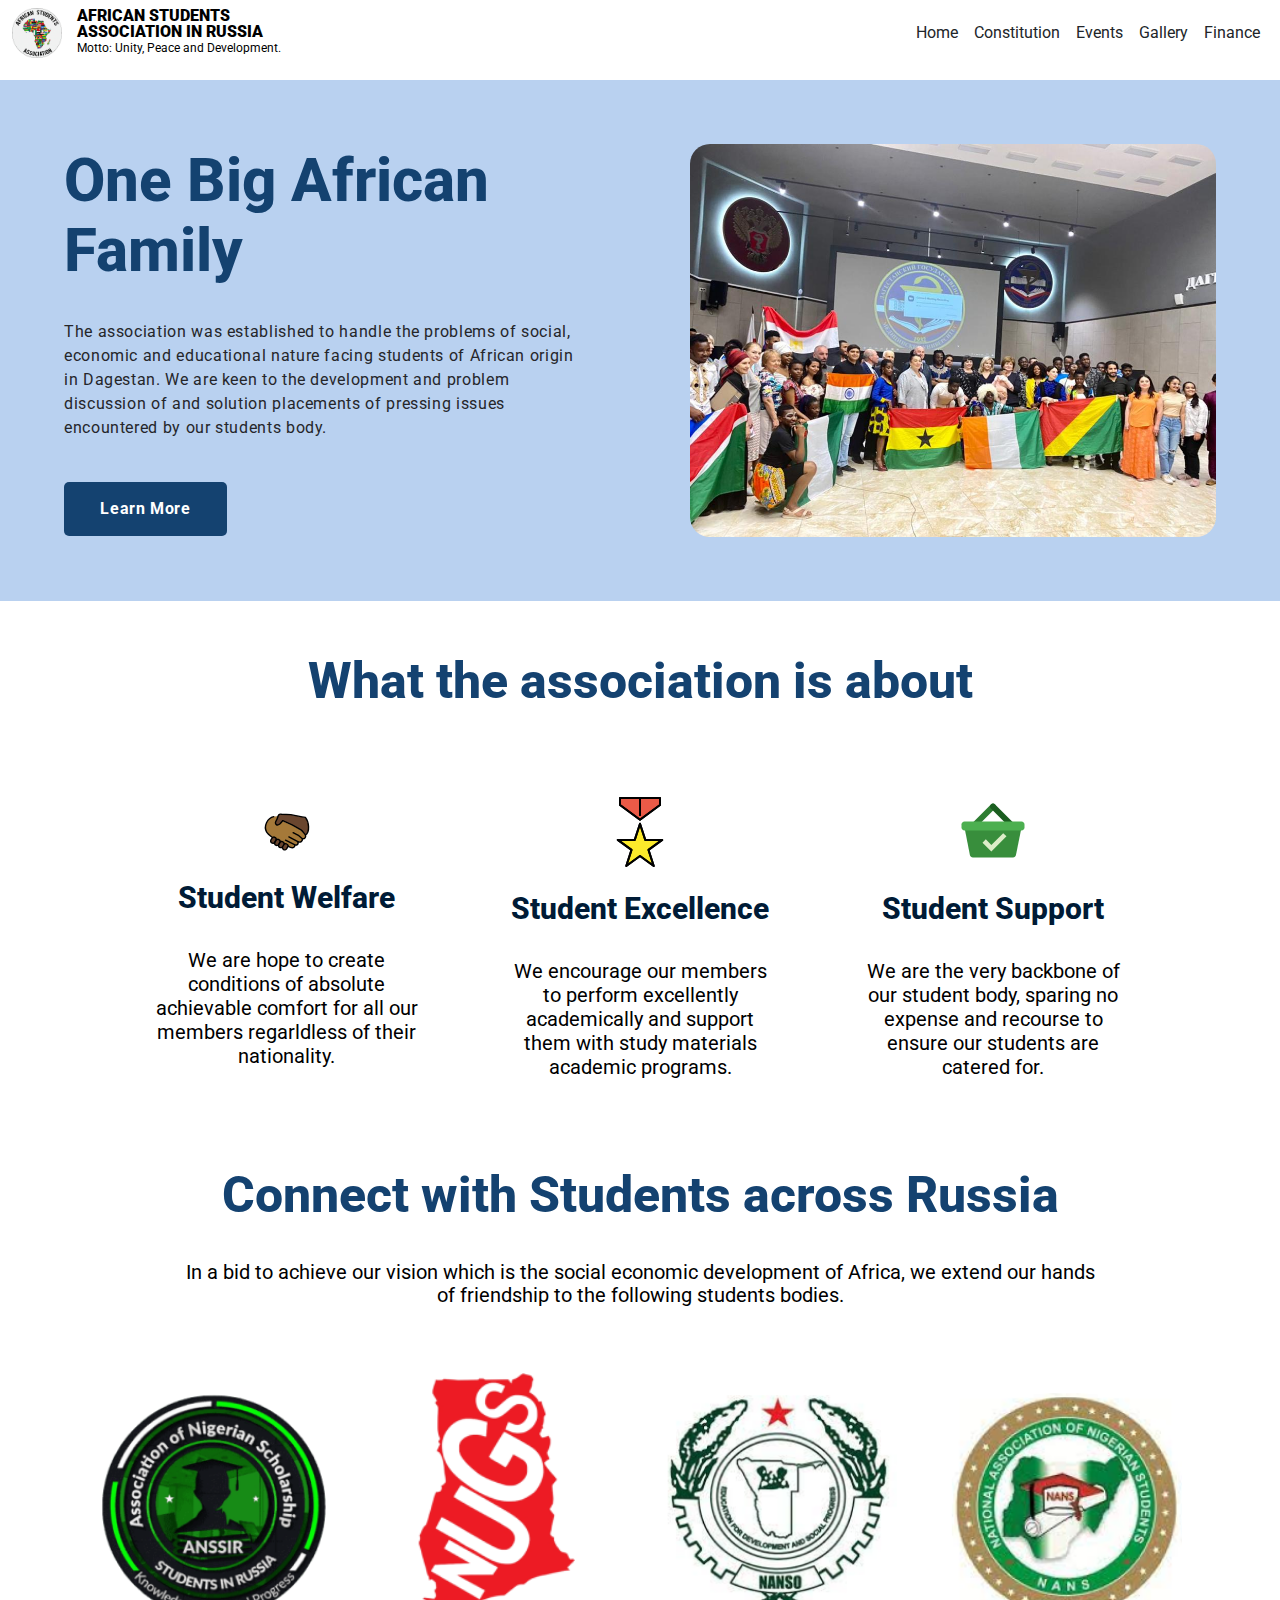
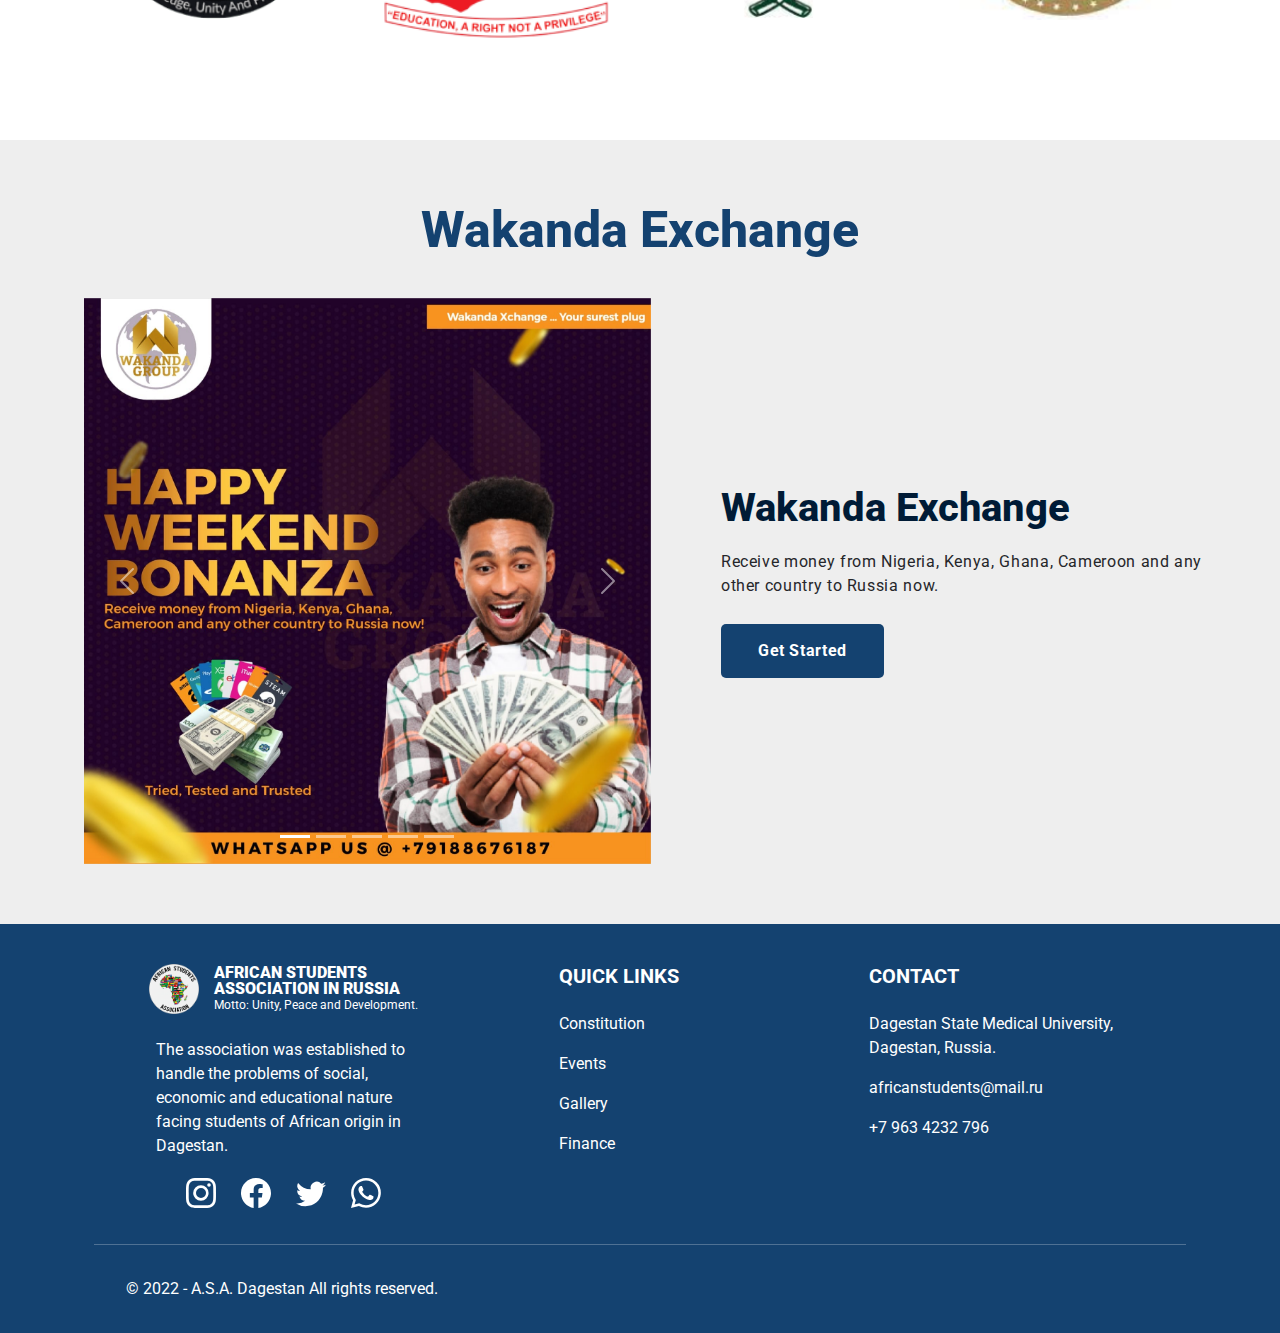
<file: index.html>
<!DOCTYPE html>
<html lang="en">
<head>
    <meta charset="UTF-8">
    <meta http-equiv="X-UA-Compatible" content="IE=edge">
    <meta name="viewport" content="width=device-width, initial-scale=1.0">
    <link rel="preconnect" href="https://fonts.googleapis.com">
    <link rel="preconnect" href="https://fonts.gstatic.com" crossorigin>
    <link href="https://fonts.googleapis.com/css2?family=Roboto&display=swap" rel="stylesheet"> 
    <link href="https://cdn.jsdelivr.net/npm/bootstrap@5.2.3/dist/css/bootstrap.min.css" rel="stylesheet">
    <script src="https://cdn.jsdelivr.net/npm/bootstrap@5.2.3/dist/js/bootstrap.bundle.min.js"></script>
    <!-- Main stylesheet -->
    <link rel="stylesheet" href="style.css">
    <!-- Tablet Stylesheet -->
    <link rel="stylesheet" media="(max-width:900px) and (min-width:461px)" href="tablet.css">
    <!-- Mobile stylesheet -->
    <link rel="stylesheet"  media="(max-width:460px)" href="mobile.css">
    <!-- Navigation Stylesheet -->
    <link rel="stylesheet" href="nav.css">
    <!-- Footer Stylesheet -->
    <link rel="stylesheet" href="footer.css">
    <title>Home</title>
</head>
<body>
    <nav class="navbar navbar-expand-md bg-white fixed-top">
        <div class="container-fluid">
            <a id="mylogo" href="index.html">
                <img src="./images/asa-removebg.png" width="50px" alt="Logo">
                <div id="mylogo-text">
                    <div id="mfont-16">AFRICAN STUDENTS</div>
                    <div id="mfont-16">ASSOCIATION IN RUSSIA</div>
                    <div id="mfont-12">Motto: Unity, Peace and Development.</div>
                </div> 
            </a>
            <button class="navbar-toggler" type="button" data-bs-toggle="collapse" data-bs-target="#collapsibleNavbar">
                <span class="navbar-toggler-icon"></span>
            </button>
            <div class="collapse navbar-collapse justify-content-end" id="collapsibleNavbar">
                <ul class="navbar-nav">
                    <li class="nav-item">
                        <a class="nav-link text-dark" href="index.html">Home</a>
                    </li>
                    <li class="nav-item">
                        <a class="nav-link text-dark" href="constitution.html">Constitution</a>
                    </li>
                    <li class="nav-item">
                        <a class="nav-link text-dark" href="events.html">Events</a>
                    </li>
                    <li class="nav-item">
                        <a class="nav-link text-dark" href="gallery.html">Gallery</a>
                    </li>
                    <li class="nav-item">
                        <a class="nav-link text-dark" href="finance.html">Finance</a>
                    </li>
                </ul>
            </div> 
        </div>
    </nav>

    <div class="container1" style="margin-top: 80px;">
        <div class="container1-left">
            <h1 class="h1style">One Big African Family</h1>
            <p class="p1style">
                The association was established to handle the problems of social, 
                economic and educational nature facing students of African origin in Dagestan. 
                We are keen to the development and problem discussion of and solution placements 
                of pressing issues encountered by our students body.
            </p>
            <button class="button"><a href="constitution.html">Learn More</a></button>
        </div>
        <div class="container1-right">
            <img src="./images/IMG-20221210-WA0045.jpg" alt="">
        </div>
    </div>

    <div class="container2">
        <h2 class="h2style">What the association is about</h2>
        <div class="container2sub">
            <div class="aboutcon">
                <img src="./images/handshake.svg" width="50px" alt="handshake">
                <div class="aboutconsub">
                    <p class="aboutconsubp1">Student Welfare</p>
                    <p class="aboutconsubp2">
                        We are hope to create conditions of absolute 
                        achievable comfort for all our members regarldless of their nationality.
                    </p>
                </div>
            </div>
            <div class="aboutcon">
                <img src="./images/medal.svg" alt="handshake">
                <div class="aboutconsub">
                    <p class="aboutconsubp1">Student Excellence</p>
                    <p class="aboutconsubp2">
                        We encourage our members to perform excellently 
                        academically and support them with study materials academic programs.
                    </p>
                </div>
            </div>
            <div class="aboutcon">
                <img src="./images/paid.svg" alt="handshake">
                <div class="aboutconsub">
                    <p class="aboutconsubp1">Student Support</p>
                    <p class="aboutconsubp2">
                        We are the very backbone of our student body, 
                        sparing no expense and recourse to ensure our students are catered for.
                    </p>
                </div>
            </div>
        </div>
    </div>

    <div class="container3">
        <h2 class="h2style">Connect with Students across Russia</h2>
        <p class="p2style">
            In a bid to achieve our vision which is the social economic development of Africa, 
            we extend our hands of friendship to the following students bodies.
        </p>
    </div>

    <div class="container4">
        <img src="./images/anssir.png" alt="ansiir logo">
        <img src="./images/nugs.png" alt="nugs logo">
        <img src="./images/nabs.png" alt="nabs logo">
        <img src="./images/nags.png" alt="nags logo">
    </div>
    
    <div class="container5">
        <h2 class="h2style">Wakanda Exchange</h2>
        <div class="container5sub">
            <div class="container5sub-left">
              <div id="demo" class="carousel slide" data-bs-ride="carousel">

                <!-- Indicators/dots -->
                <div class="carousel-indicators">
                  <button type="button" data-bs-target="#demo" data-bs-slide-to="0" class="active"></button>
                  <button type="button" data-bs-target="#demo" data-bs-slide-to="1"></button>
                  <button type="button" data-bs-target="#demo" data-bs-slide-to="2"></button>
                  <button type="button" data-bs-target="#demo" data-bs-slide-to="3"></button>
                  <button type="button" data-bs-target="#demo" data-bs-slide-to="4"></button>
                </div>
                
                <!-- The slideshow/carousel -->
                <div class="carousel-inner">
                  <div class="carousel-item active">
                    <img class="img-fluid d-block mx-auto" src="./images/ad1.jpeg" alt="delivery bus">
                  </div>
                  <div class="carousel-item">
                    <img class="img-fluid d-block mx-auto" src="./images/ad2.jpeg" alt="delivery bus">
                  </div>
                  <div class="carousel-item">
                    <img class="img-fluid d-block mx-auto" src="./images/ad3.jpeg" alt="delivery bus">
                  </div>
                  <div class="carousel-item">
                    <img class="img-fluid d-block mx-auto" src="./images/ad4.jpeg" alt="delivery bus">
                  </div>
                </div>
                
                <!-- Left and right controls/icons -->
                <button class="carousel-control-prev" type="button" data-bs-target="#demo" data-bs-slide="prev">
                  <span class="carousel-control-prev-icon"></span>
                </button>
                <button class="carousel-control-next" type="button" data-bs-target="#demo" data-bs-slide="next">
                  <span class="carousel-control-next-icon"></span>
                </button>
              </div>
              
            </div>
            <div class="container5sub-right">
                <h3 class="h3style">Wakanda Exchange</h3>
                <p class="p1style">Receive money from Nigeria, Kenya, Ghana, Cameroon and any other country to Russia now.</p>
                <button class="button"><a href="https://www.instagram.com/wakandafxrussia/">Get Started</a></button>
            </div>
        </div>
    </div>
    
    <!-- Footer -->
    <footer class="text-center text-lg-start text-white mt-auto" style="background-color: #144270">
        <!-- Grid container -->
        <div class="container p-4 pb-0">
          <!-- Section: Links -->
          <section class="">
            <!--Grid row-->
            <div class="row">
              <!-- Grid column -->
              <div class="col-md-4 col-lg-3 col-xl-3 mx-auto mt-3">
                  <a class="navbar-brand mb-4 logo" href="index.html">
                      <img src="./images/asa-removebg.png" style="width:50px" alt="Logo">
                      <span class="logo-text">
                          <span class="font-16">AFRICAN STUDENTS</span>
                          <span class="font-16">ASSOCIATION IN RUSSIA</span>
                          <span class="font-12">Motto: Unity, Peace and Development.</span>
                      </span> 
                  </a>
                <p>
                  The association was established to handle the problems of social, 
                  economic and educational nature facing students of African origin in Dagestan.
                </p>
                  <!-- Grid column -->
                <div class="social-icons">
                  <!-- Instagram -->
                  <a href="https://instagram.com/asair_official?igshid=NDk5N2NlZjQ=">
                    <svg xmlns="http://www.w3.org/2000/svg" width="30" height="30" fill="currentColor" class="bi bi-instagram" viewBox="0 0 16 16">
                      <path d="M8 0C5.829 0 5.556.01 4.703.048 3.85.088 3.269.222 2.76.42a3.917 3.917 0 0 0-1.417.923A3.927 3.927 0 0 0 .42 2.76C.222 3.268.087 3.85.048 4.7.01 5.555 0 5.827 0 8.001c0 2.172.01 2.444.048 3.297.04.852.174 1.433.372 1.942.205.526.478.972.923 1.417.444.445.89.719 1.416.923.51.198 1.09.333 1.942.372C5.555 15.99 5.827 16 8 16s2.444-.01 3.298-.048c.851-.04 1.434-.174 1.943-.372a3.916 3.916 0 0 0 1.416-.923c.445-.445.718-.891.923-1.417.197-.509.332-1.09.372-1.942C15.99 10.445 16 10.173 16 8s-.01-2.445-.048-3.299c-.04-.851-.175-1.433-.372-1.941a3.926 3.926 0 0 0-.923-1.417A3.911 3.911 0 0 0 13.24.42c-.51-.198-1.092-.333-1.943-.372C10.443.01 10.172 0 7.998 0h.003zm-.717 1.442h.718c2.136 0 2.389.007 3.232.046.78.035 1.204.166 1.486.275.373.145.64.319.92.599.28.28.453.546.598.92.11.281.24.705.275 1.485.039.843.047 1.096.047 3.231s-.008 2.389-.047 3.232c-.035.78-.166 1.203-.275 1.485a2.47 2.47 0 0 1-.599.919c-.28.28-.546.453-.92.598-.28.11-.704.24-1.485.276-.843.038-1.096.047-3.232.047s-2.39-.009-3.233-.047c-.78-.036-1.203-.166-1.485-.276a2.478 2.478 0 0 1-.92-.598 2.48 2.48 0 0 1-.6-.92c-.109-.281-.24-.705-.275-1.485-.038-.843-.046-1.096-.046-3.233 0-2.136.008-2.388.046-3.231.036-.78.166-1.204.276-1.486.145-.373.319-.64.599-.92.28-.28.546-.453.92-.598.282-.11.705-.24 1.485-.276.738-.034 1.024-.044 2.515-.045v.002zm4.988 1.328a.96.96 0 1 0 0 1.92.96.96 0 0 0 0-1.92zm-4.27 1.122a4.109 4.109 0 1 0 0 8.217 4.109 4.109 0 0 0 0-8.217zm0 1.441a2.667 2.667 0 1 1 0 5.334 2.667 2.667 0 0 1 0-5.334z"/>
                    </svg>
                  </a>
      
                  <!-- Facebook -->
                  <svg xmlns="http://www.w3.org/2000/svg" width="30" height="30" fill="currentColor" class="bi bi-facebook" viewBox="0 0 16 16">
                    <path d="M16 8.049c0-4.446-3.582-8.05-8-8.05C3.58 0-.002 3.603-.002 8.05c0 4.017 2.926 7.347 6.75 7.951v-5.625h-2.03V8.05H6.75V6.275c0-2.017 1.195-3.131 3.022-3.131.876 0 1.791.157 1.791.157v1.98h-1.009c-.993 0-1.303.621-1.303 1.258v1.51h2.218l-.354 2.326H9.25V16c3.824-.604 6.75-3.934 6.75-7.951z"/>
                  </svg>
      
                  <!-- Twitter -->
                  <svg xmlns="http://www.w3.org/2000/svg" width="30" height="30" fill="currentColor" class="bi bi-twitter" viewBox="0 0 16 16">
                    <path d="M5.026 15c6.038 0 9.341-5.003 9.341-9.334 0-.14 0-.282-.006-.422A6.685 6.685 0 0 0 16 3.542a6.658 6.658 0 0 1-1.889.518 3.301 3.301 0 0 0 1.447-1.817 6.533 6.533 0 0 1-2.087.793A3.286 3.286 0 0 0 7.875 6.03a9.325 9.325 0 0 1-6.767-3.429 3.289 3.289 0 0 0 1.018 4.382A3.323 3.323 0 0 1 .64 6.575v.045a3.288 3.288 0 0 0 2.632 3.218 3.203 3.203 0 0 1-.865.115 3.23 3.23 0 0 1-.614-.057 3.283 3.283 0 0 0 3.067 2.277A6.588 6.588 0 0 1 .78 13.58a6.32 6.32 0 0 1-.78-.045A9.344 9.344 0 0 0 5.026 15z"/>
                  </svg>
      
                  <!-- Whatsapp -->
                    <svg xmlns="http://www.w3.org/2000/svg" width="30" height="30" fill="currentColor" class="bi bi-whatsapp" viewBox="0 0 16 16">
                        <path d="M13.601 2.326A7.854 7.854 0 0 0 7.994 0C3.627 0 .068 3.558.064 7.926c0 1.399.366 2.76 1.057 3.965L0 16l4.204-1.102a7.933 7.933 0 0 0 3.79.965h.004c4.368 0 7.926-3.558 7.93-7.93A7.898 7.898 0 0 0 13.6 2.326zM7.994 14.521a6.573 6.573 0 0 1-3.356-.92l-.24-.144-2.494.654.666-2.433-.156-.251a6.56 6.56 0 0 1-1.007-3.505c0-3.626 2.957-6.584 6.591-6.584a6.56 6.56 0 0 1 4.66 1.931 6.557 6.557 0 0 1 1.928 4.66c-.004 3.639-2.961 6.592-6.592 6.592zm3.615-4.934c-.197-.099-1.17-.578-1.353-.646-.182-.065-.315-.099-.445.099-.133.197-.513.646-.627.775-.114.133-.232.148-.43.05-.197-.1-.836-.308-1.592-.985-.59-.525-.985-1.175-1.103-1.372-.114-.198-.011-.304.088-.403.087-.088.197-.232.296-.346.1-.114.133-.198.198-.33.065-.134.034-.248-.015-.347-.05-.099-.445-1.076-.612-1.47-.16-.389-.323-.335-.445-.34-.114-.007-.247-.007-.38-.007a.729.729 0 0 0-.529.247c-.182.198-.691.677-.691 1.654 0 .977.71 1.916.81 2.049.098.133 1.394 2.132 3.383 2.992.47.205.84.326 1.129.418.475.152.904.129 1.246.08.38-.058 1.171-.48 1.338-.943.164-.464.164-.86.114-.943-.049-.084-.182-.133-.38-.232z"/>
                    </svg>
                </div>
              </div>
              <!-- Grid column -->
    
              <hr class="w-100 clearfix d-md-none" />
    
              <!-- Grid column -->
              <div class="col-md-4 col-lg-2 col-xl-2 mx-auto mt-3">
                <h5 class="text-uppercase mb-4 font-weight-bold"><b>QUICK LINKS</b></h5>
                <p>
                  <a class="text-white text-dec" href="constitution.html">Constitution</a>
                </p>
                <p>
                  <a class="text-white text-dec" href="events.html">Events</a>
                </p>
                <p>
                  <a class="text-white text-dec" href="gallery.html">Gallery</a>
                </p>
                <p>
                  <a class="text-white text-dec" href="finance.html">Finance</a>
                </p>
              </div>
    
              <!-- Grid column -->
              <hr class="w-100 clearfix d-md-none" />
    
              <!-- Grid column -->
              <div class="col-md-4 col-lg-3 col-xl-3 mx-auto mt-3">
                <h5 class="text-uppercase mb-4 font-weight-bold"><b>Contact</b></h5>
                <p>
                  Dagestan State Medical University, Dagestan, Russia.
                </p>
                <p>
                  africanstudents@mail.ru
                 </p>
                <p>
                  +7 963 4232 796
                </p>
              </div>
              <!-- Grid column -->
            </div>
            <!--Grid row-->
          </section>
          <!-- Section: Links -->
    
          <hr class="my-3">
    
          <!-- Section: Copyright -->
          <section class="p-3 pt-0">
            <div class="row d-flex align-items-center">
              <!-- Grid column -->
              <div class="col-md-7 col-lg-8 text-center text-md-start">
                <!-- Copyright -->
                <div class="p-3">
                  © 2022 - A.S.A. Dagestan All rights reserved.
                </div>
                <!-- Copyright -->
              </div>
              <!-- Grid column -->
          </section>
          <!-- Section: Copyright -->
        </div>
        <!-- Grid container -->
      </footer>
      <!-- Footer -->
</body>
</html>
</file>
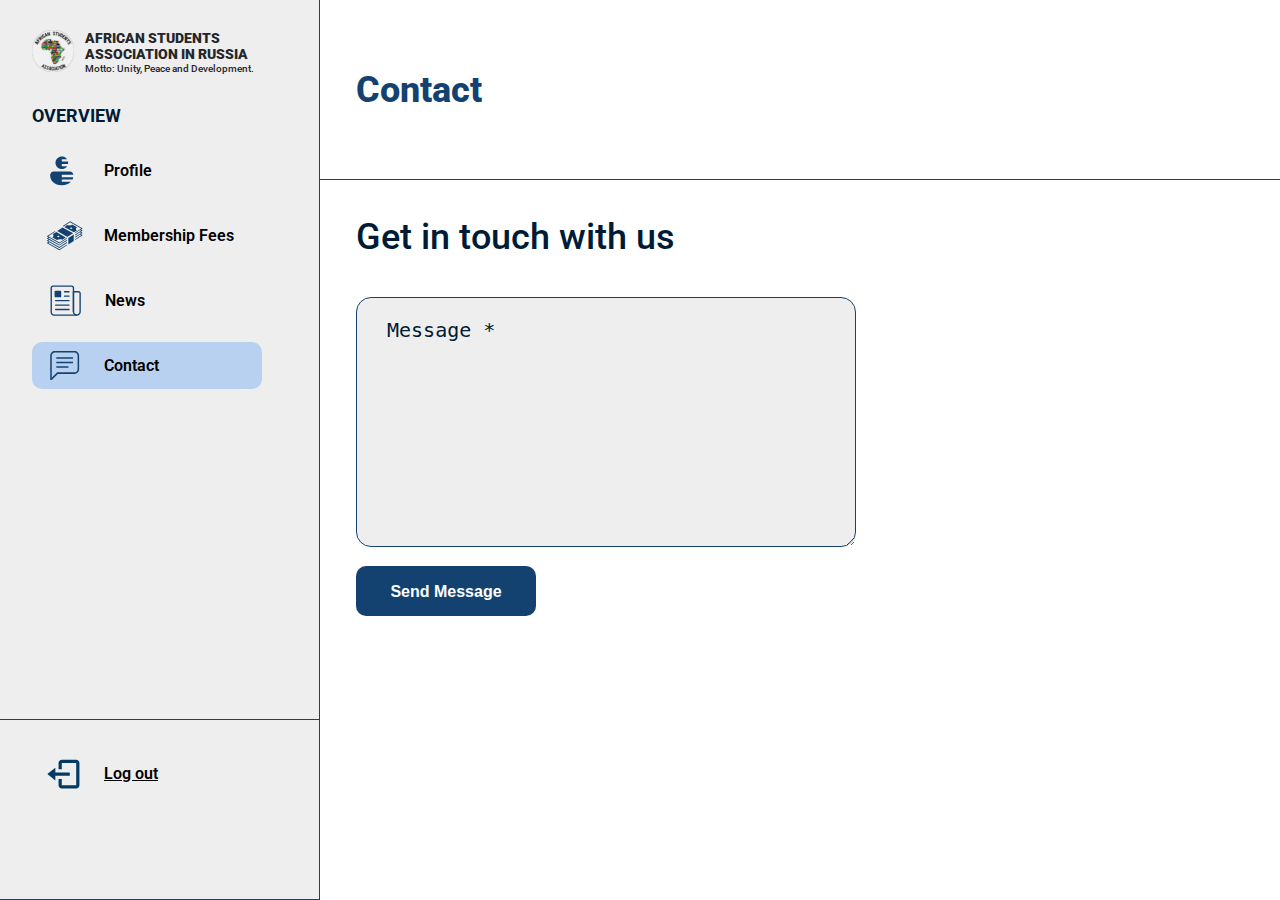
<file: dashboard-contact.html>
<!DOCTYPE html>
<html lang="en">
<head>
    <meta charset="UTF-8">
    <meta http-equiv="X-UA-Compatible" content="IE=edge">
    <meta name="viewport" content="width=device-width, initial-scale=1.0">
    <link rel="preconnect" href="https://fonts.googleapis.com">
    <link rel="preconnect" href="https://fonts.gstatic.com" crossorigin>
    <link href="https://fonts.googleapis.com/css2?family=Roboto&display=swap" rel="stylesheet"> 
    <link rel="stylesheet" href="dashboard.css">
    <title>Dashboard</title>
</head>
    <div class="dashboard-container">
        <div>
            <nav>
                <div class="logo-container">
                    <img src="images/logo2.svg" alt="ASA Logo">
                    <div class="logo-container-text">
                        <div class="text-container1">
                            <b class="logo-text-style-1">AFRICAN STUDENTS ASSOCIATION IN RUSSIA</b>
                        </div>
                        <div class="text-container2">
                            <b class="logo-text-style-2">Motto: Unity, Peace and Development.</b>
                        </div>
                    </div>
                </div>

                <div class="overview-container">
                    <h3 class="h3style">OVERVIEW</h3>
                    <div class="links-container">
                        <img src="images/profile.svg" alt="icon of a profile">
                        <p class="links-text">Profile</p>
                    </div>
                    <div class="links-container" style="padding-left: 14px; gap: 21px;">
                        <img src="images/money.svg" alt="icon of money">
                        <p class="links-text">Membership Fees</p>
                    </div>
                    <div class="links-container" style="gap:24px;">
                        <img src="images/news.svg" alt="icon of news">
                        <p class="links-text">News</p>
                    </div>
                    <div class="links-container" style="gap:24px;background-color: #B9D1F0;">
                        <img src="images/contact.svg" alt="icon of contact">
                        <p class="links-text">Contact</p>
                    </div>
                </div>
            </nav>

            <div class="nav2">
                <div class="logout-container" style="gap:24px;">
                    <img src="images/exit.svg" alt="icon of contact">
                    <a href="index.html" class="links-text">Log out</a>
                </div>
            </div>
        </div>

        <div class="right-dashbaord">
            <div class="heading-container">
                <h1 class="h1style">Contact</h1>
            </div>

            <div class="details-container">
                <h2 class="h2style">Get in touch with us</h2>
                <br>
                <form action="">
                    <textarea name="" id="">Message *</textarea>
                    <br>
                    <button type="submit" class="button2">Send Message</button>
                </form>
            </div>
        </div>
    </div>
</body>
</html>
</file>
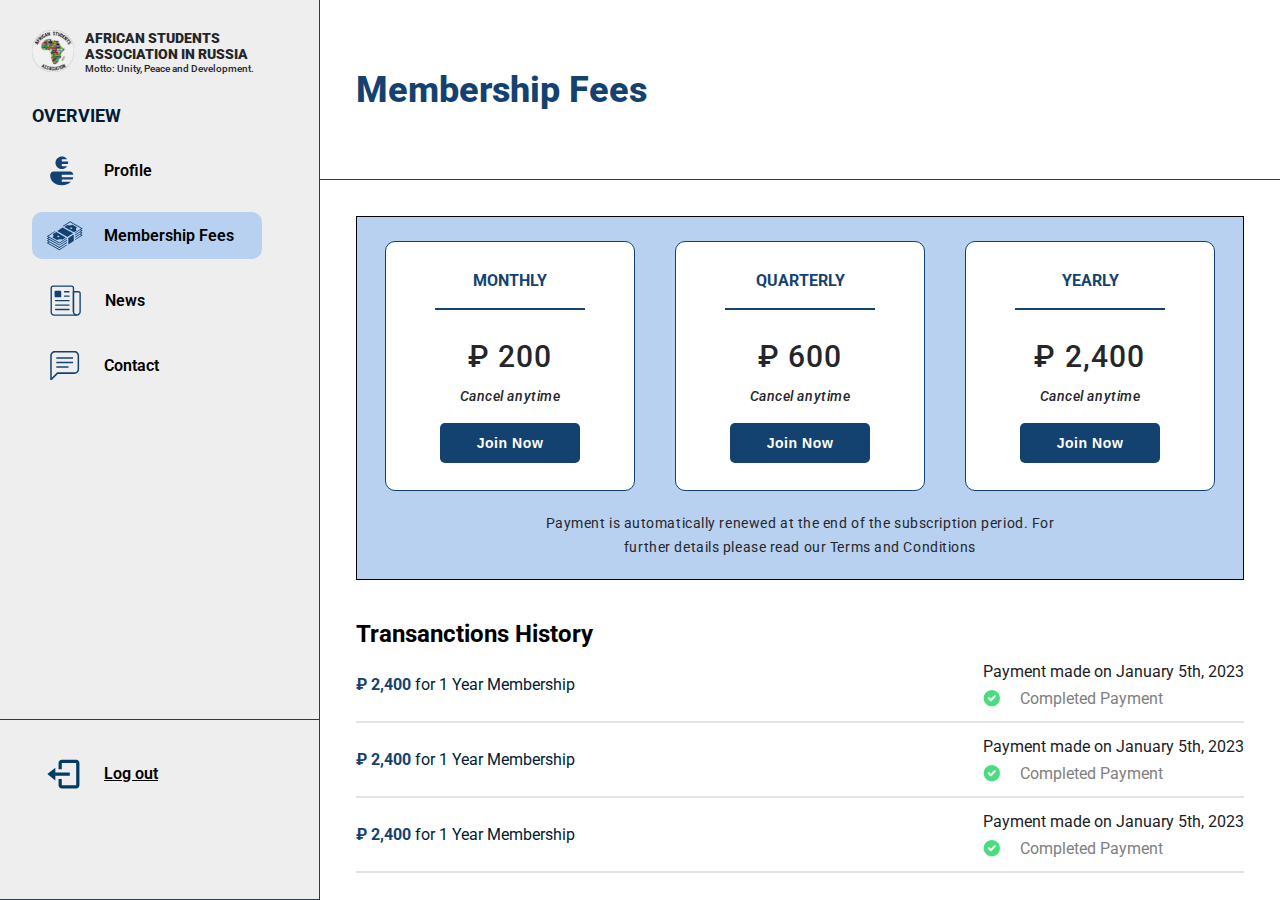
<file: dashboard-membership-fees.html>
<!DOCTYPE html>
<html lang="en">
<head>
    <meta charset="UTF-8">
    <meta http-equiv="X-UA-Compatible" content="IE=edge">
    <meta name="viewport" content="width=device-width, initial-scale=1.0">
    <link rel="preconnect" href="https://fonts.googleapis.com">
    <link rel="preconnect" href="https://fonts.gstatic.com" crossorigin>
    <link href="https://fonts.googleapis.com/css2?family=Roboto&display=swap" rel="stylesheet"> 
    <link rel="stylesheet" href="dashboard.css">
    <title>Dashboard</title>
</head>
    <div class="dashboard-container">
        <div>
            <nav>
                <div class="logo-container">
                    <img src="images/logo2.svg" alt="ASA Logo">
                    <div class="logo-container-text">
                        <div class="text-container1">
                            <b class="logo-text-style-1">AFRICAN STUDENTS ASSOCIATION IN RUSSIA</b>
                        </div>
                        <div class="text-container2">
                            <b class="logo-text-style-2">Motto: Unity, Peace and Development.</b>
                        </div>
                    </div>
                </div>

                <div class="overview-container">
                    <h3 class="h3style">OVERVIEW</h3>
                    <div class="links-container">
                        <img src="images/profile.svg" alt="icon of a profile">
                        <p class="links-text">Profile</p>
                    </div>
                    <div class="links-container" style="padding-left: 14px; gap: 21px; background-color: #B9D1F0;">
                        <img src="images/money.svg" alt="icon of money">
                        <p class="links-text">Membership Fees</p>
                    </div>
                    <div class="links-container" style="gap:24px;">
                        <img src="images/news.svg" alt="icon of news">
                        <p class="links-text">News</p>
                    </div>
                    <div class="links-container" style="gap:24px;">
                        <img src="images/contact.svg" alt="icon of contact">
                        <p class="links-text">Contact</p>
                    </div>
                </div>
            </nav>

            <div class="nav2">
                <div class="logout-container" style="gap:24px;">
                    <img src="images/exit.svg" alt="icon of contact">
                    <a href="index.html" class="links-text">Log out</a>
                </div>
            </div>
        </div>

        <div class="right-dashbaord">
            <div class="heading-container">
                <h1 class="h1style">Membership Fees</h1>
            </div>

            <div class="details-container">
                <div class="pricing-container">
                    <div class="pricing-container-sub">
                        <div class="pricing-card">
                            <div class="pricing-info">
                                <p class="p3style">MONTHLY</p>
                                <hr class="hr2">
                                <p class="p5style">₽ 200</p>
                                <p class="p6style">Cancel anytime</p>
                                <button class="button">Join Now</button>
                            </div>
                        </div>
                        <div class="pricing-card">
                            <div class="pricing-info">
                                <p class="p3style">QUARTERLY</p>
                                <hr class="hr2">
                                <p class="p5style">₽ 600</p>
                                <p class="p6style">Cancel anytime</p>
                                <button class="button">Join Now</button>
                            </div>
                        </div>
                        <div class="pricing-card">
                            <div class="pricing-info">
                                <p class="p3style">YEARLY</p>
                                <hr class="hr2">
                                <p class="p5style">₽ 2,400</p>
                                <p class="p6style">Cancel anytime</p>
                                <button class="button">Join Now</button>
                            </div>
                        </div>
                    </div>
            
                    <p class="p7style">
                        Payment is automatically renewed at the end of the subscription period.
                        For further details please read our Terms and Conditions
                    </p>
                </div>

                <div class="transaction-container">
                    <h2>Transanctions History</h2>
                    <div class="payment-details-container">
                        <p>
                            <span style="color: #144270; font-weight:700;">₽ 2,400</span>
                            <span style="color:#001B36;">for 1 Year Membership</span>
                        </p>
                        <div class="payment-status">
                            <p class="payment-date">Payment made on January 5th, 2023</p>
                            <div class="payment-completion">
                                <img src="images/green-check.svg" alt="icon of green check">
                                <p class="completed-payment">Completed Payment</p>
                            </div>
                        </div>
                    </div>
                    <div class="payment-details-container">
                        <p>
                            <span style="color: #144270; font-weight:700;">₽ 2,400</span>
                            <span style="color:#001B36;">for 1 Year Membership</span>
                        </p>
                        <div class="payment-status">
                            <p class="payment-date">Payment made on January 5th, 2023</p>
                            <div class="payment-completion">
                                <img src="images/green-check.svg" alt="icon of green check">
                                <p class="completed-payment">Completed Payment</p>
                            </div>
                        </div>
                    </div>
                    <div class="payment-details-container">
                        <p>
                            <span style="color: #144270; font-weight:700;">₽ 2,400</span>
                            <span style="color:#001B36;">for 1 Year Membership</span>
                        </p>
                        <div class="payment-status">
                            <p class="payment-date">Payment made on January 5th, 2023</p>
                            <div class="payment-completion">
                                <img src="images/green-check.svg" alt="icon of green check">
                                <p class="completed-payment">Completed Payment</p>
                            </div>
                        </div>
                    </div>
                </div>
            </div>
        </div>
    </div>
</body>
</html>
</file>
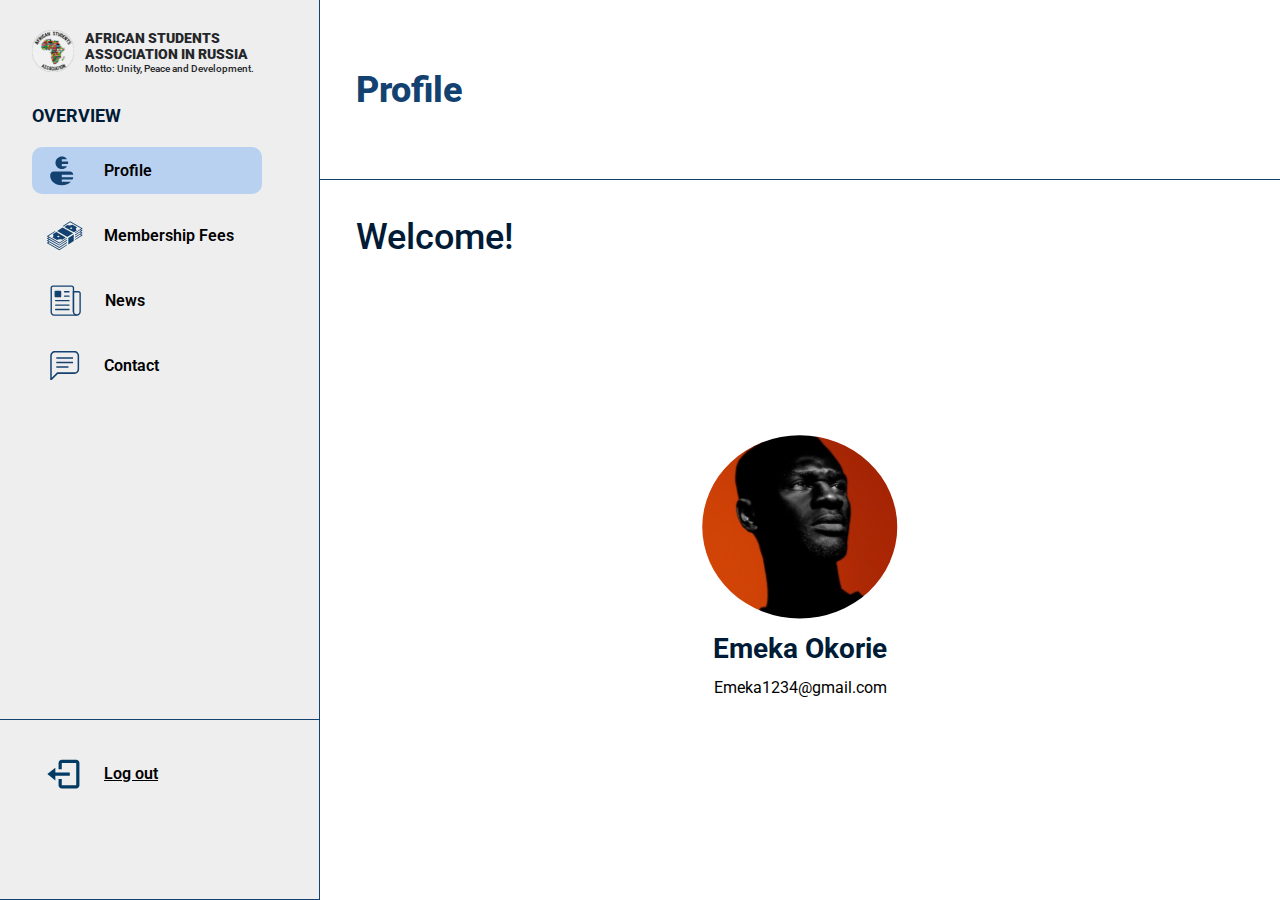
<file: dashboard.html>
<!DOCTYPE html>
<html lang="en">
<head>
    <meta charset="UTF-8">
    <meta http-equiv="X-UA-Compatible" content="IE=edge">
    <meta name="viewport" content="width=device-width, initial-scale=1.0">
    <link rel="preconnect" href="https://fonts.googleapis.com">
    <link rel="preconnect" href="https://fonts.gstatic.com" crossorigin>
    <link href="https://fonts.googleapis.com/css2?family=Roboto&display=swap" rel="stylesheet"> 
    <!-- Main dashboard stylesheet -->
    <link rel="stylesheet" href="dashboard.css">
    <!-- Mobile stylesheet for dashboard sheet -->
    <link rel="stylesheet"  media="(max-width:460px)" href="mobile-dashboard.css">
    <title>Dashboard</title>
</head>

    <div class="dashboard-container">
        <div>
            <nav>
                <div class="logo-container">
                    <img src="images/logo2.svg" alt="ASA Logo">
                    <div class="logo-container-text">
                        <div class="text-container1">
                            <b class="logo-text-style-1">AFRICAN STUDENTS ASSOCIATION IN RUSSIA</b>
                        </div>
                        <div class="text-container2">
                            <b class="logo-text-style-2">Motto: Unity, Peace and Development.</b>
                        </div>
                    </div>
                </div>

                <div class="overview-container">
                    <h3 class="h3style">OVERVIEW</h3>
                    <div class="links-container" style="background-color: #B9D1F0;">
                        <img src="images/profile.svg" alt="icon of a profile">
                        <p class="links-text">Profile</p>
                    </div>
                    <div class="links-container" style="padding-left: 14px; gap: 21px;">
                        <img src="images/money.svg" alt="icon of money">
                        <p class="links-text">Membership Fees</p>
                    </div>
                    <div class="links-container" style="gap:24px;">
                        <img src="images/news.svg" alt="icon of news">
                        <p class="links-text">News</p>
                    </div>
                    <div class="links-container" style="gap:24px;">
                        <img src="images/contact.svg" alt="icon of contact">
                        <p class="links-text">Contact</p>
                    </div>
                </div>
            </nav>

            <div class="nav2">
                <div class="logout-container" style="gap:24px;">
                    <img src="images/exit.svg" alt="icon of contact">
                    <a href="index.html" class="links-text">Log out</a>
                </div>
            </div>
        </div>

        <div class="right-dashbaord">
            <div class="heading-container">
                <h1 class="h1style">Profile</h1>
            </div>

            <div class="details-container">
                <h2 class="h2style">Welcome!</h2>
                <div class="image-container">
                    <img src="images/profile-image.svg" alt="Image of user">
                    <p class="p1style">Emeka Okorie</p>
                    <p>Emeka1234@gmail.com</p>
                </div>
            </div>
        </div>
    </div>
</body>
</html>
</file>
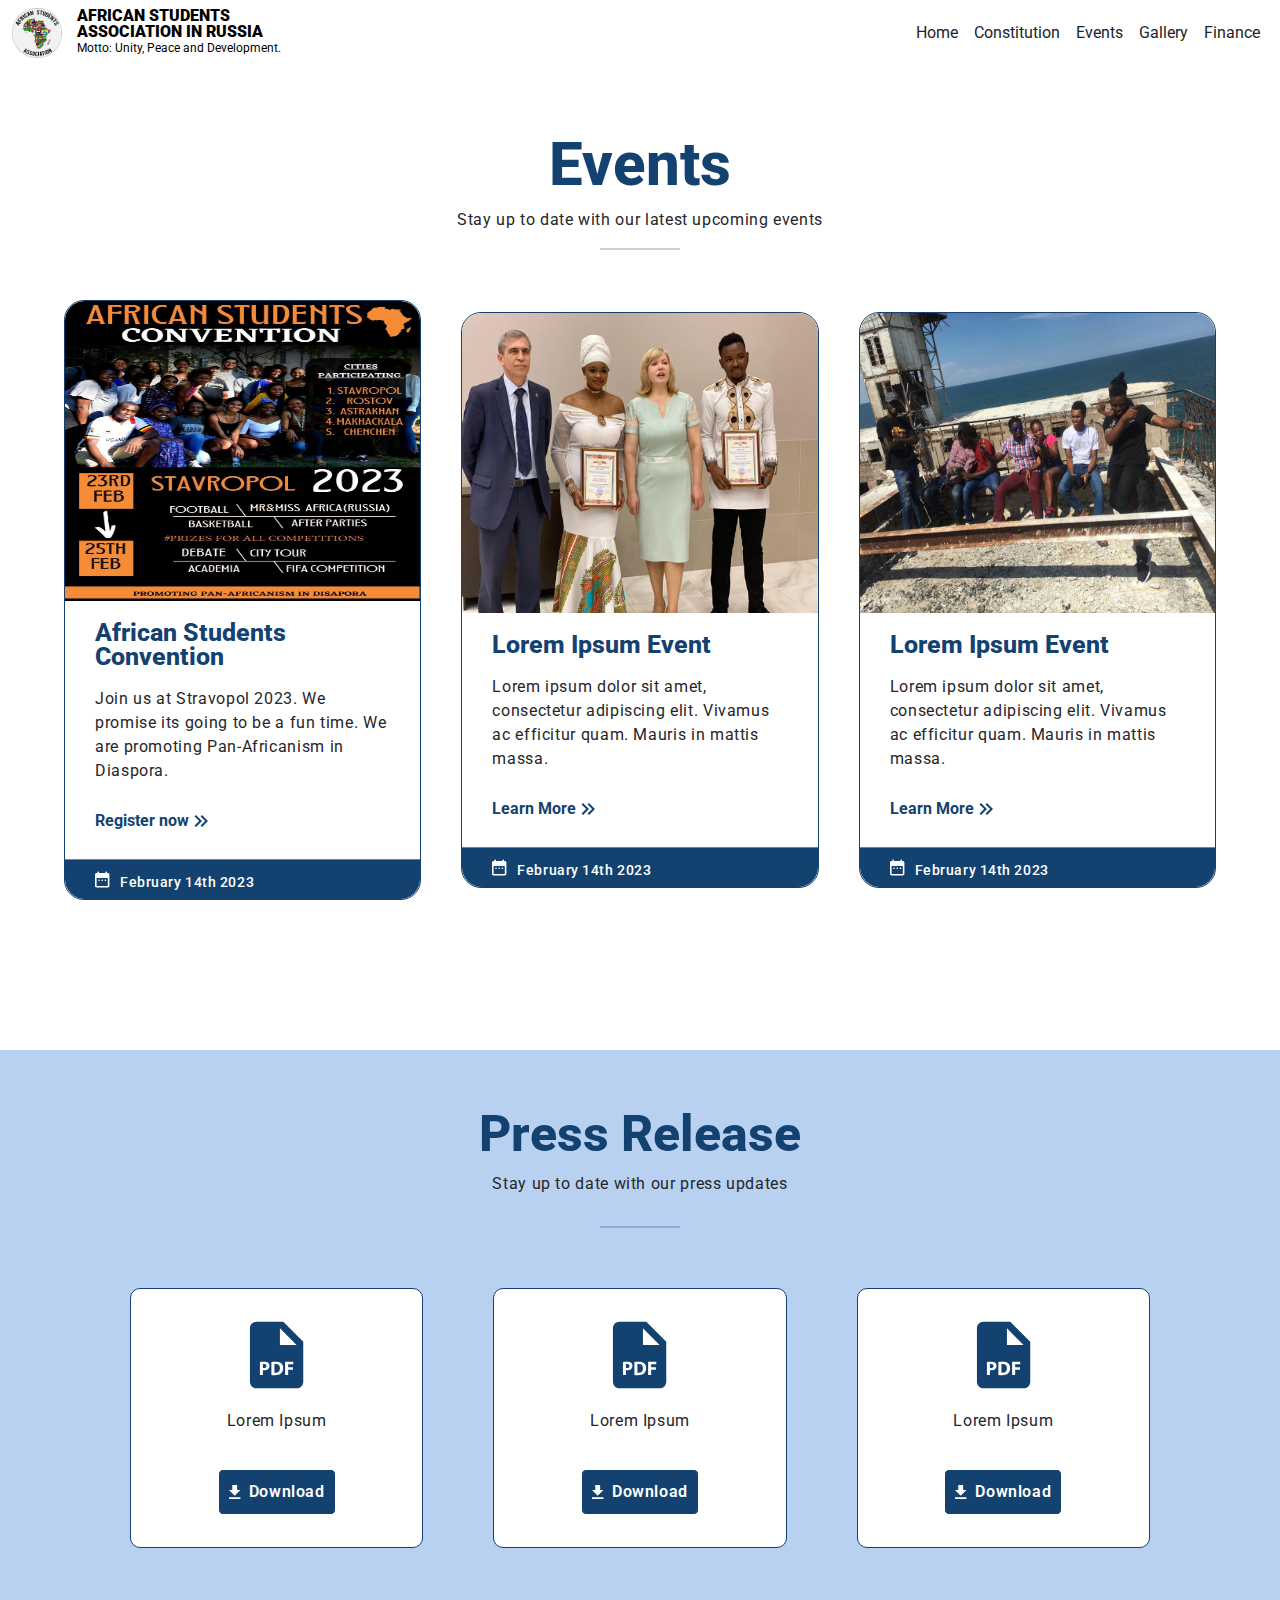
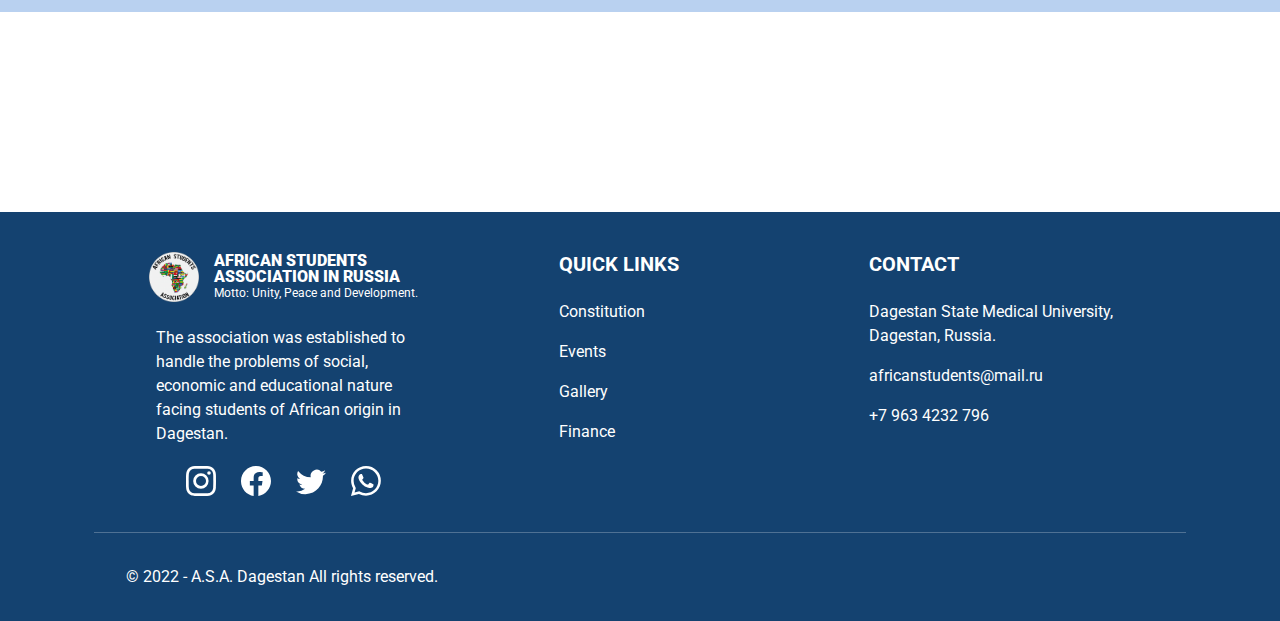
<file: events.html>
<!DOCTYPE html>
<html lang="en">
<head>
    <meta charset="UTF-8">
    <meta http-equiv="X-UA-Compatible" content="IE=edge">
    <meta name="viewport" content="width=device-width, initial-scale=1.0">
    <link rel="preconnect" href="https://fonts.googleapis.com">
    <link rel="preconnect" href="https://fonts.gstatic.com" crossorigin>
    <link href="https://fonts.googleapis.com/css2?family=Roboto&display=swap" rel="stylesheet">
    <link href="https://cdn.jsdelivr.net/npm/bootstrap@5.2.3/dist/css/bootstrap.min.css" rel="stylesheet">
    <script src="https://cdn.jsdelivr.net/npm/bootstrap@5.2.3/dist/js/bootstrap.bundle.min.js"></script>
    <!-- Main stylesheet -->
    <link rel="stylesheet" href="style.css">
    <!-- Tablet Stylesheet -->
    <link rel="stylesheet" media="(max-width:900px) and (min-width:461px)" href="tablet.css">
    <!-- Mobile stylesheet -->
    <link rel="stylesheet"  media="(max-width:460px)" href="mobile.css">
    <!-- Navigation Stylesheet -->
    <link rel="stylesheet" href="nav.css">
    <!-- Footer Stylesheet -->
    <link rel="stylesheet" href="footer.css">
    <title>Events</title>
</head>
<body>
    <nav class="navbar navbar-expand-md bg-white fixed-top">
        <div class="container-fluid">
            <a id="mylogo" href="index.html">
                <img src="./images/asa-removebg.png" width="50px" alt="Logo">
                <div id="mylogo-text">
                    <div id="mfont-16">AFRICAN STUDENTS</div>
                    <div id="mfont-16">ASSOCIATION IN RUSSIA</div>
                    <div id="mfont-12">Motto: Unity, Peace and Development.</div>
                </div> 
            </a>
            <button class="navbar-toggler" type="button" data-bs-toggle="collapse" data-bs-target="#collapsibleNavbar">
                <span class="navbar-toggler-icon"></span>
            </button>
            <div class="collapse navbar-collapse justify-content-end" id="collapsibleNavbar">
                <ul class="navbar-nav">
                    <li class="nav-item">
                        <a class="nav-link text-dark" href="index.html">Home</a>
                    </li>
                    <li class="nav-item">
                        <a class="nav-link text-dark" href="constitution.html">Constitution</a>
                    </li>
                    <li class="nav-item">
                        <a class="nav-link text-dark" href="events.html">Events</a>
                    </li>
                    <li class="nav-item">
                        <a class="nav-link text-dark" href="gallery.html">Gallery</a>
                    </li>
                    <li class="nav-item">
                        <a class="nav-link text-dark" href="finance.html">Finance</a>
                    </li>
                </ul>
            </div> 
        </div>
    </nav>

    <div class="container8" style="margin-top: 100px;">
        <h1 class="h1style-alt">Events</h1>
        <p class="p1style">Stay up to date with our latest upcoming events</p>
    </div>
    <hr class="hr">

    <div class="event-container-1">
        <div class="event-card">
            <div class="event-card-image">
                <img src="images/stravopol.jpeg" alt="">
            </div>
            <div class="event-card-body">
                <h4 class="h4style">African Students Convention</h4>
                <p class="p1style">
                    Join us at Stravopol 2023.
                    We promise its going to be a fun time.
                    We are promoting Pan-Africanism in Diaspora.
                </p>
                <div class="learnmore">
                    <a href="https://forms.gle/go86X12ABLk2bUDCA" target="_blank"><p class="p3style">Register now</p></a> 
                    <img src="images/chevron-double-right.svg" alt="Double right chevron">
                </div>
            </div>
            <div class="event-card-datetime">
                <img src="images/calendar.svg" alt="calendar icon">
                <p class="p4style">February 14th 2023</p>
            </div>
        </div>
        <div class="event-card">
            <div class="event-card-image">
                <img src="images/event2.jpg" alt="">
            </div>
            <div class="event-card-body">
                <h4 class="h4style">Lorem Ipsum Event</h4>
                <p class="p1style">
                    Lorem ipsum dolor sit amet, consectetur adipiscing elit. 
                    Vivamus ac efficitur quam. Mauris in mattis massa. 
                </p>
                <div class="learnmore">
                    <p class="p3style">Learn More</p>
                    <img src="images/chevron-double-right.svg" alt="Double right chevron">
                </div>
            </div>
            <div class="event-card-datetime">
                <img src="images/calendar.svg" alt="calendar icon">
                <p class="p4style">February 14th 2023</p>
            </div>
        </div>
        <div class="event-card">
            <div class="event-card-image">
                <img src="images/event3.jpg" alt="">
            </div>
            <div class="event-card-body">
                <h4 class="h4style">Lorem Ipsum Event</h4>
                <p class="p1style">
                    Lorem ipsum dolor sit amet, consectetur adipiscing elit. 
                    Vivamus ac efficitur quam. Mauris in mattis massa. 
                </p>
                <div class="learnmore">
                    <p class="p3style">Learn More</p>
                    <img src="images/chevron-double-right.svg" alt="Double right chevron">
                </div>
            </div>
            <div class="event-card-datetime">
                <img src="images/calendar.svg" alt="calendar icon">
                <p class="p4style">February 14th 2023</p>
            </div>
        </div>
    </div>

    <div class="press-release-container">
        <div class="press-header">
            <h2 class="h2style">Press Release</h2>
            <p class="p1style" style="margin-bottom: 30px;">Stay up to date with our press updates</p>
            <hr class="hr">
        </div>
        <div class="press-pdf">
            <div class="pdf-file">
                <div class="pdf-file-sub">
                    <img src="images/pdf.svg" alt="icon of pdf">
                    <p class="p1style">Lorem Ipsum</p>
                    <button class="button-alt"><img src="images/download.svg" alt="download icon"> Download</button>
                </div>
            </div>
            <div class="pdf-file">
                <div class="pdf-file-sub">
                    <img src="images/pdf.svg" alt="icon of pdf">
                    <p class="p1style">Lorem Ipsum</p>
                    <button class="button-alt"><img src="images/download.svg" alt="download icon"> Download</button>
                </div>
            </div>
            <div class="pdf-file">
                <div class="pdf-file-sub">
                    <img src="images/pdf.svg" alt="icon of pdf">
                    <p class="p1style">Lorem Ipsum</p>
                    <button class="button-alt"><img src="images/download.svg" alt="download icon"> Download</button>
                </div>
            </div>
        </div>
    </div>
    
    <!-- Footer -->
    <footer class="text-center text-lg-start text-white mt-auto" style="background-color: #144270">
        <!-- Grid container -->
        <div class="container p-4 pb-0">
          <!-- Section: Links -->
          <section class="">
            <!--Grid row-->
            <div class="row">
              <!-- Grid column -->
              <div class="col-md-4 col-lg-3 col-xl-3 mx-auto mt-3">
                  <a class="navbar-brand mb-4 logo" href="index.html">
                      <img src="./images/asa-removebg.png" style="width:50px" alt="Logo">
                      <span class="logo-text">
                          <span class="font-16">AFRICAN STUDENTS</span>
                          <span class="font-16">ASSOCIATION IN RUSSIA</span>
                          <span class="font-12">Motto: Unity, Peace and Development.</span>
                      </span> 
                  </a>
                <p>
                  The association was established to handle the problems of social, 
                  economic and educational nature facing students of African origin in Dagestan.
                </p>
                  <!-- Grid column -->
                <div class="social-icons">
                  <!-- Instagram -->
                  <a href="https://instagram.com/asair_official?igshid=NDk5N2NlZjQ=">
                    <svg xmlns="http://www.w3.org/2000/svg" width="30" height="30" fill="currentColor" class="bi bi-instagram" viewBox="0 0 16 16">
                      <path d="M8 0C5.829 0 5.556.01 4.703.048 3.85.088 3.269.222 2.76.42a3.917 3.917 0 0 0-1.417.923A3.927 3.927 0 0 0 .42 2.76C.222 3.268.087 3.85.048 4.7.01 5.555 0 5.827 0 8.001c0 2.172.01 2.444.048 3.297.04.852.174 1.433.372 1.942.205.526.478.972.923 1.417.444.445.89.719 1.416.923.51.198 1.09.333 1.942.372C5.555 15.99 5.827 16 8 16s2.444-.01 3.298-.048c.851-.04 1.434-.174 1.943-.372a3.916 3.916 0 0 0 1.416-.923c.445-.445.718-.891.923-1.417.197-.509.332-1.09.372-1.942C15.99 10.445 16 10.173 16 8s-.01-2.445-.048-3.299c-.04-.851-.175-1.433-.372-1.941a3.926 3.926 0 0 0-.923-1.417A3.911 3.911 0 0 0 13.24.42c-.51-.198-1.092-.333-1.943-.372C10.443.01 10.172 0 7.998 0h.003zm-.717 1.442h.718c2.136 0 2.389.007 3.232.046.78.035 1.204.166 1.486.275.373.145.64.319.92.599.28.28.453.546.598.92.11.281.24.705.275 1.485.039.843.047 1.096.047 3.231s-.008 2.389-.047 3.232c-.035.78-.166 1.203-.275 1.485a2.47 2.47 0 0 1-.599.919c-.28.28-.546.453-.92.598-.28.11-.704.24-1.485.276-.843.038-1.096.047-3.232.047s-2.39-.009-3.233-.047c-.78-.036-1.203-.166-1.485-.276a2.478 2.478 0 0 1-.92-.598 2.48 2.48 0 0 1-.6-.92c-.109-.281-.24-.705-.275-1.485-.038-.843-.046-1.096-.046-3.233 0-2.136.008-2.388.046-3.231.036-.78.166-1.204.276-1.486.145-.373.319-.64.599-.92.28-.28.546-.453.92-.598.282-.11.705-.24 1.485-.276.738-.034 1.024-.044 2.515-.045v.002zm4.988 1.328a.96.96 0 1 0 0 1.92.96.96 0 0 0 0-1.92zm-4.27 1.122a4.109 4.109 0 1 0 0 8.217 4.109 4.109 0 0 0 0-8.217zm0 1.441a2.667 2.667 0 1 1 0 5.334 2.667 2.667 0 0 1 0-5.334z"/>
                    </svg>
                  </a>
      
                  <!-- Facebook -->
                  <svg xmlns="http://www.w3.org/2000/svg" width="30" height="30" fill="currentColor" class="bi bi-facebook" viewBox="0 0 16 16">
                    <path d="M16 8.049c0-4.446-3.582-8.05-8-8.05C3.58 0-.002 3.603-.002 8.05c0 4.017 2.926 7.347 6.75 7.951v-5.625h-2.03V8.05H6.75V6.275c0-2.017 1.195-3.131 3.022-3.131.876 0 1.791.157 1.791.157v1.98h-1.009c-.993 0-1.303.621-1.303 1.258v1.51h2.218l-.354 2.326H9.25V16c3.824-.604 6.75-3.934 6.75-7.951z"/>
                  </svg>
      
                  <!-- Twitter -->
                  <svg xmlns="http://www.w3.org/2000/svg" width="30" height="30" fill="currentColor" class="bi bi-twitter" viewBox="0 0 16 16">
                    <path d="M5.026 15c6.038 0 9.341-5.003 9.341-9.334 0-.14 0-.282-.006-.422A6.685 6.685 0 0 0 16 3.542a6.658 6.658 0 0 1-1.889.518 3.301 3.301 0 0 0 1.447-1.817 6.533 6.533 0 0 1-2.087.793A3.286 3.286 0 0 0 7.875 6.03a9.325 9.325 0 0 1-6.767-3.429 3.289 3.289 0 0 0 1.018 4.382A3.323 3.323 0 0 1 .64 6.575v.045a3.288 3.288 0 0 0 2.632 3.218 3.203 3.203 0 0 1-.865.115 3.23 3.23 0 0 1-.614-.057 3.283 3.283 0 0 0 3.067 2.277A6.588 6.588 0 0 1 .78 13.58a6.32 6.32 0 0 1-.78-.045A9.344 9.344 0 0 0 5.026 15z"/>
                  </svg>
      
                  <!-- Whatsapp -->
                    <svg xmlns="http://www.w3.org/2000/svg" width="30" height="30" fill="currentColor" class="bi bi-whatsapp" viewBox="0 0 16 16">
                        <path d="M13.601 2.326A7.854 7.854 0 0 0 7.994 0C3.627 0 .068 3.558.064 7.926c0 1.399.366 2.76 1.057 3.965L0 16l4.204-1.102a7.933 7.933 0 0 0 3.79.965h.004c4.368 0 7.926-3.558 7.93-7.93A7.898 7.898 0 0 0 13.6 2.326zM7.994 14.521a6.573 6.573 0 0 1-3.356-.92l-.24-.144-2.494.654.666-2.433-.156-.251a6.56 6.56 0 0 1-1.007-3.505c0-3.626 2.957-6.584 6.591-6.584a6.56 6.56 0 0 1 4.66 1.931 6.557 6.557 0 0 1 1.928 4.66c-.004 3.639-2.961 6.592-6.592 6.592zm3.615-4.934c-.197-.099-1.17-.578-1.353-.646-.182-.065-.315-.099-.445.099-.133.197-.513.646-.627.775-.114.133-.232.148-.43.05-.197-.1-.836-.308-1.592-.985-.59-.525-.985-1.175-1.103-1.372-.114-.198-.011-.304.088-.403.087-.088.197-.232.296-.346.1-.114.133-.198.198-.33.065-.134.034-.248-.015-.347-.05-.099-.445-1.076-.612-1.47-.16-.389-.323-.335-.445-.34-.114-.007-.247-.007-.38-.007a.729.729 0 0 0-.529.247c-.182.198-.691.677-.691 1.654 0 .977.71 1.916.81 2.049.098.133 1.394 2.132 3.383 2.992.47.205.84.326 1.129.418.475.152.904.129 1.246.08.38-.058 1.171-.48 1.338-.943.164-.464.164-.86.114-.943-.049-.084-.182-.133-.38-.232z"/>
                    </svg>
                </div>
              </div>
              <!-- Grid column -->
    
              <hr class="w-100 clearfix d-md-none" />
    
              <!-- Grid column -->
              <div class="col-md-4 col-lg-2 col-xl-2 mx-auto mt-3">
                <h5 class="text-uppercase mb-4 font-weight-bold"><b>QUICK LINKS</b></h5>
                <p>
                  <a class="text-white text-dec" href="constitution.html">Constitution</a>
                </p>
                <p>
                  <a class="text-white text-dec" href="events.html">Events</a>
                </p>
                <p>
                  <a class="text-white text-dec" href="gallery.html">Gallery</a>
                </p>
                <p>
                  <a class="text-white text-dec" href="finance.html">Finance</a>
                </p>
              </div>
    
              <!-- Grid column -->
              <hr class="w-100 clearfix d-md-none" />
    
              <!-- Grid column -->
              <div class="col-md-4 col-lg-3 col-xl-3 mx-auto mt-3">
                <h5 class="text-uppercase mb-4 font-weight-bold"><b>Contact</b></h5>
                <p>
                  Dagestan State Medical University, Dagestan, Russia.
                </p>
                <p>
                  africanstudents@mail.ru
                 </p>
                <p>
                  +7 963 4232 796
                </p>
              </div>
              <!-- Grid column -->
            </div>
            <!--Grid row-->
          </section>
          <!-- Section: Links -->
    
          <hr class="my-3">
    
          <!-- Section: Copyright -->
          <section class="p-3 pt-0">
            <div class="row d-flex align-items-center">
              <!-- Grid column -->
              <div class="col-md-7 col-lg-8 text-center text-md-start">
                <!-- Copyright -->
                <div class="p-3">
                  © 2022 - A.S.A. Dagestan All rights reserved.
                </div>
                <!-- Copyright -->
              </div>
              <!-- Grid column -->
          </section>
          <!-- Section: Copyright -->
        </div>
        <!-- Grid container -->
      </footer>
      <!-- Footer -->
</body>
</html>
</file>
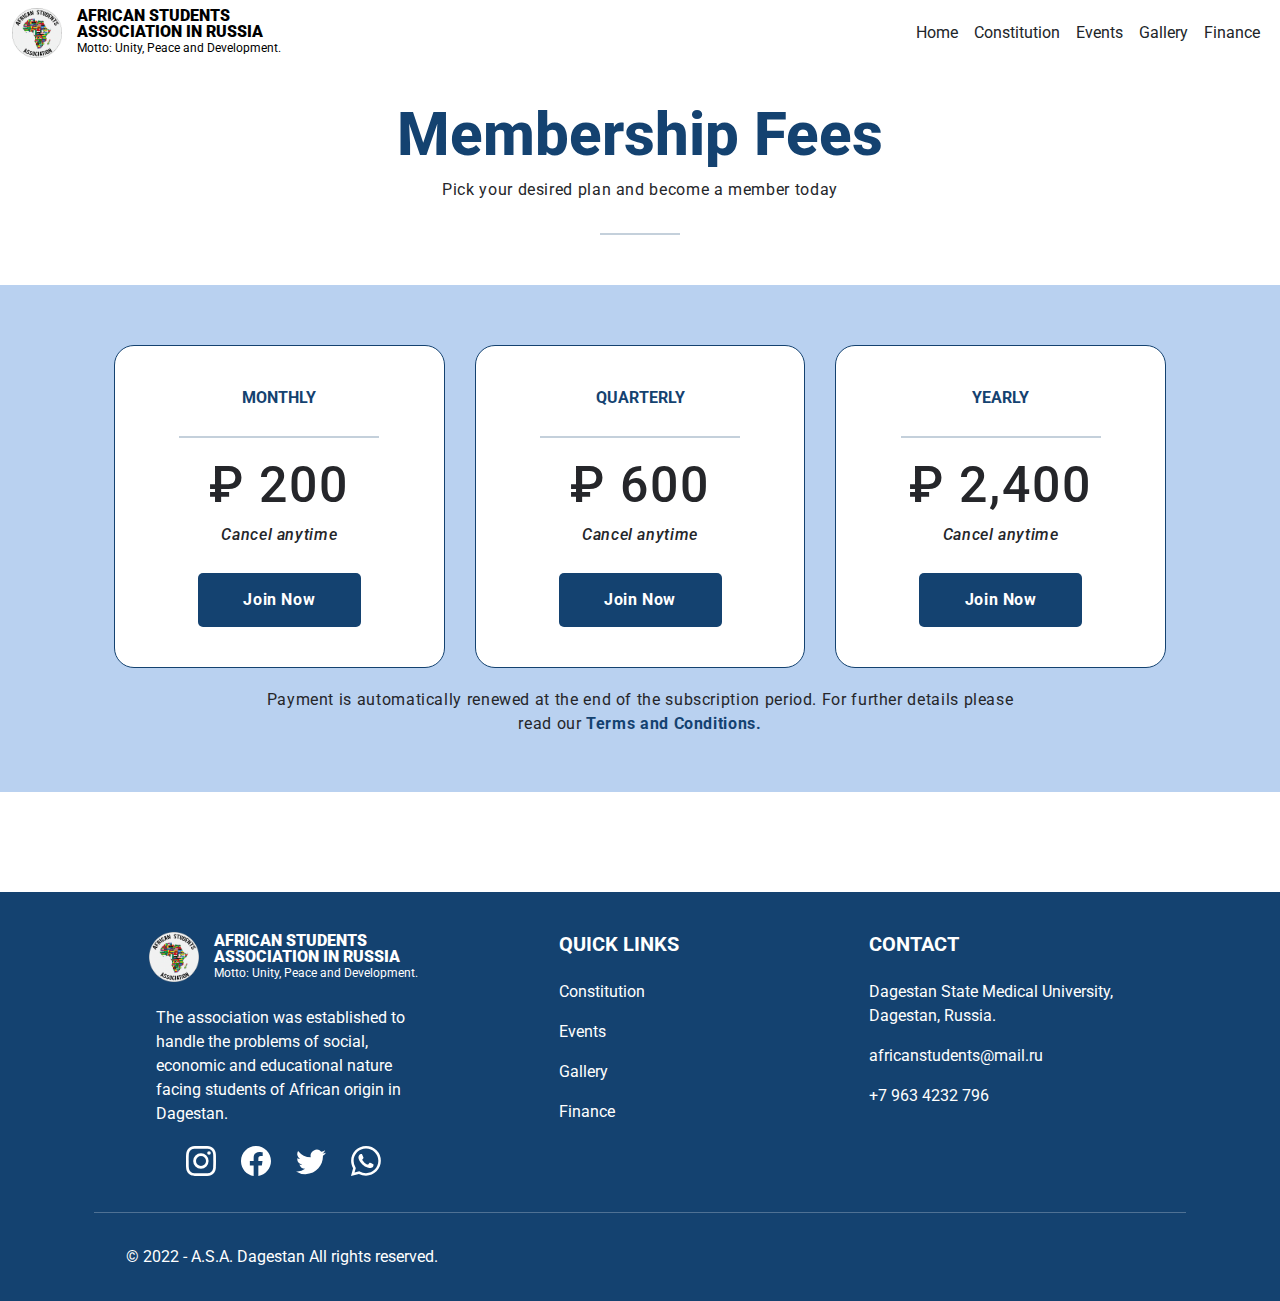
<file: finance.html>
<!DOCTYPE html>
<html lang="en">
<head>
    <meta charset="UTF-8">
    <meta http-equiv="X-UA-Compatible" content="IE=edge">
    <meta name="viewport" content="width=device-width, initial-scale=1.0">
    <link rel="preconnect" href="https://fonts.googleapis.com">
    <link rel="preconnect" href="https://fonts.gstatic.com" crossorigin>
    <link href="https://fonts.googleapis.com/css2?family=Roboto&display=swap" rel="stylesheet">
    <link href="https://cdn.jsdelivr.net/npm/bootstrap@5.2.3/dist/css/bootstrap.min.css" rel="stylesheet">
    <script src="https://cdn.jsdelivr.net/npm/bootstrap@5.2.3/dist/js/bootstrap.bundle.min.js"></script>
    <!-- Main stylesheet -->
    <link rel="stylesheet" href="style.css">
    <!-- Tablet Stylesheet -->
    <link rel="stylesheet" media="(max-width:900px) and (min-width:461px)" href="tablet.css">
    <!-- Mobile stylesheet -->
    <link rel="stylesheet"  media="(max-width:460px)" href="mobile.css">
    <!-- Navigation Stylesheet -->
    <link rel="stylesheet" href="nav.css">
    <!-- Footer Stylesheet -->
    <link rel="stylesheet" href="footer.css">
    <title>Finance</title>
</head>
<body>
    <nav class="navbar navbar-expand-md bg-white fixed-top">
        <div class="container-fluid">
            <a id="mylogo" href="index.html">
                <img src="./images/asa-removebg.png" width="50px" alt="Logo">
                <div id="mylogo-text">
                    <div id="mfont-16">AFRICAN STUDENTS</div>
                    <div id="mfont-16">ASSOCIATION IN RUSSIA</div>
                    <div id="mfont-12">Motto: Unity, Peace and Development.</div>
                </div> 
            </a>
            <button class="navbar-toggler" type="button" data-bs-toggle="collapse" data-bs-target="#collapsibleNavbar">
                <span class="navbar-toggler-icon"></span>
            </button>
            <div class="collapse navbar-collapse justify-content-end" id="collapsibleNavbar">
                <ul class="navbar-nav">
                    <li class="nav-item">
                        <a class="nav-link text-dark" href="index.html">Home</a>
                    </li>
                    <li class="nav-item">
                        <a class="nav-link text-dark" href="constitution.html">Constitution</a>
                    </li>
                    <li class="nav-item">
                        <a class="nav-link text-dark" href="events.html">Events</a>
                    </li>
                    <li class="nav-item">
                        <a class="nav-link text-dark" href="gallery.html">Gallery</a>
                    </li>
                    <li class="nav-item">
                        <a class="nav-link text-dark" href="finance.html">Finance</a>
                    </li>
                </ul>
            </div> 
        </div>
    </nav>

    <div class="container11" style="margin-top: 100px;">
        <h1 class="h1style-alt">Membership Fees</h1>
        <p class="p1style">Pick your desired plan and become a member today</p>
    </div>
    <hr class="hr">

    <div class="pricing-container">
        <div class="pricing-container-sub">
            <div class="pricing-card">
                <div class="pricing-info">
                    <p class="p3style">MONTHLY</p>
                    <hr class="hr2">
                    <p class="p5style">₽ 200</p>
                    <p class="p6style">Cancel anytime</p>
                    <button class="button">Join Now</button>
                </div>
            </div>
            <div class="pricing-card">
                <div class="pricing-info">
                    <p class="p3style">QUARTERLY</p>
                    <hr class="hr2">
                    <p class="p5style">₽ 600</p>
                    <p class="p6style">Cancel anytime</p>
                    <button class="button">Join Now</button>
                </div>
            </div>
            <div class="pricing-card">
                <div class="pricing-info">
                    <p class="p3style">YEARLY</p>
                    <hr class="hr2">
                    <p class="p5style">₽ 2,400</p>
                    <p class="p6style">Cancel anytime</p>
                    <button class="button">Join Now</button>
                </div>
            </div>
        </div>

        <p class="p7style">
            Payment is automatically renewed at the end of the subscription period.
            For further details please read our <span style="color: #144270;font-weight:bold;">Terms and Conditions.</span>
        </p>
    </div>

    <!-- Footer -->
    <footer class="text-center text-lg-start text-white mt-auto" style="background-color: #144270">
      <!-- Grid container -->
      <div class="container p-4 pb-0">
        <!-- Section: Links -->
        <section class="">
          <!--Grid row-->
          <div class="row">
            <!-- Grid column -->
            <div class="col-md-4 col-lg-3 col-xl-3 mx-auto mt-3">
                <a class="navbar-brand mb-4 logo" href="index.html">
                    <img src="./images/asa-removebg.png" style="width:50px" alt="Logo">
                    <span class="logo-text">
                        <span class="font-16">AFRICAN STUDENTS</span>
                        <span class="font-16">ASSOCIATION IN RUSSIA</span>
                        <span class="font-12">Motto: Unity, Peace and Development.</span>
                    </span> 
                </a>
              <p>
                The association was established to handle the problems of social, 
                economic and educational nature facing students of African origin in Dagestan.
              </p>
                <!-- Grid column -->
              <div class="social-icons">
                <!-- Instagram -->
                <a href="https://instagram.com/asair_official?igshid=NDk5N2NlZjQ=">
                  <svg xmlns="http://www.w3.org/2000/svg" width="30" height="30" fill="currentColor" class="bi bi-instagram" viewBox="0 0 16 16">
                    <path d="M8 0C5.829 0 5.556.01 4.703.048 3.85.088 3.269.222 2.76.42a3.917 3.917 0 0 0-1.417.923A3.927 3.927 0 0 0 .42 2.76C.222 3.268.087 3.85.048 4.7.01 5.555 0 5.827 0 8.001c0 2.172.01 2.444.048 3.297.04.852.174 1.433.372 1.942.205.526.478.972.923 1.417.444.445.89.719 1.416.923.51.198 1.09.333 1.942.372C5.555 15.99 5.827 16 8 16s2.444-.01 3.298-.048c.851-.04 1.434-.174 1.943-.372a3.916 3.916 0 0 0 1.416-.923c.445-.445.718-.891.923-1.417.197-.509.332-1.09.372-1.942C15.99 10.445 16 10.173 16 8s-.01-2.445-.048-3.299c-.04-.851-.175-1.433-.372-1.941a3.926 3.926 0 0 0-.923-1.417A3.911 3.911 0 0 0 13.24.42c-.51-.198-1.092-.333-1.943-.372C10.443.01 10.172 0 7.998 0h.003zm-.717 1.442h.718c2.136 0 2.389.007 3.232.046.78.035 1.204.166 1.486.275.373.145.64.319.92.599.28.28.453.546.598.92.11.281.24.705.275 1.485.039.843.047 1.096.047 3.231s-.008 2.389-.047 3.232c-.035.78-.166 1.203-.275 1.485a2.47 2.47 0 0 1-.599.919c-.28.28-.546.453-.92.598-.28.11-.704.24-1.485.276-.843.038-1.096.047-3.232.047s-2.39-.009-3.233-.047c-.78-.036-1.203-.166-1.485-.276a2.478 2.478 0 0 1-.92-.598 2.48 2.48 0 0 1-.6-.92c-.109-.281-.24-.705-.275-1.485-.038-.843-.046-1.096-.046-3.233 0-2.136.008-2.388.046-3.231.036-.78.166-1.204.276-1.486.145-.373.319-.64.599-.92.28-.28.546-.453.92-.598.282-.11.705-.24 1.485-.276.738-.034 1.024-.044 2.515-.045v.002zm4.988 1.328a.96.96 0 1 0 0 1.92.96.96 0 0 0 0-1.92zm-4.27 1.122a4.109 4.109 0 1 0 0 8.217 4.109 4.109 0 0 0 0-8.217zm0 1.441a2.667 2.667 0 1 1 0 5.334 2.667 2.667 0 0 1 0-5.334z"/>
                  </svg>
                </a>
    
                <!-- Facebook -->
                <svg xmlns="http://www.w3.org/2000/svg" width="30" height="30" fill="currentColor" class="bi bi-facebook" viewBox="0 0 16 16">
                  <path d="M16 8.049c0-4.446-3.582-8.05-8-8.05C3.58 0-.002 3.603-.002 8.05c0 4.017 2.926 7.347 6.75 7.951v-5.625h-2.03V8.05H6.75V6.275c0-2.017 1.195-3.131 3.022-3.131.876 0 1.791.157 1.791.157v1.98h-1.009c-.993 0-1.303.621-1.303 1.258v1.51h2.218l-.354 2.326H9.25V16c3.824-.604 6.75-3.934 6.75-7.951z"/>
                </svg>
    
                <!-- Twitter -->
                <svg xmlns="http://www.w3.org/2000/svg" width="30" height="30" fill="currentColor" class="bi bi-twitter" viewBox="0 0 16 16">
                  <path d="M5.026 15c6.038 0 9.341-5.003 9.341-9.334 0-.14 0-.282-.006-.422A6.685 6.685 0 0 0 16 3.542a6.658 6.658 0 0 1-1.889.518 3.301 3.301 0 0 0 1.447-1.817 6.533 6.533 0 0 1-2.087.793A3.286 3.286 0 0 0 7.875 6.03a9.325 9.325 0 0 1-6.767-3.429 3.289 3.289 0 0 0 1.018 4.382A3.323 3.323 0 0 1 .64 6.575v.045a3.288 3.288 0 0 0 2.632 3.218 3.203 3.203 0 0 1-.865.115 3.23 3.23 0 0 1-.614-.057 3.283 3.283 0 0 0 3.067 2.277A6.588 6.588 0 0 1 .78 13.58a6.32 6.32 0 0 1-.78-.045A9.344 9.344 0 0 0 5.026 15z"/>
                </svg>
    
                <!-- Whatsapp -->
                  <svg xmlns="http://www.w3.org/2000/svg" width="30" height="30" fill="currentColor" class="bi bi-whatsapp" viewBox="0 0 16 16">
                      <path d="M13.601 2.326A7.854 7.854 0 0 0 7.994 0C3.627 0 .068 3.558.064 7.926c0 1.399.366 2.76 1.057 3.965L0 16l4.204-1.102a7.933 7.933 0 0 0 3.79.965h.004c4.368 0 7.926-3.558 7.93-7.93A7.898 7.898 0 0 0 13.6 2.326zM7.994 14.521a6.573 6.573 0 0 1-3.356-.92l-.24-.144-2.494.654.666-2.433-.156-.251a6.56 6.56 0 0 1-1.007-3.505c0-3.626 2.957-6.584 6.591-6.584a6.56 6.56 0 0 1 4.66 1.931 6.557 6.557 0 0 1 1.928 4.66c-.004 3.639-2.961 6.592-6.592 6.592zm3.615-4.934c-.197-.099-1.17-.578-1.353-.646-.182-.065-.315-.099-.445.099-.133.197-.513.646-.627.775-.114.133-.232.148-.43.05-.197-.1-.836-.308-1.592-.985-.59-.525-.985-1.175-1.103-1.372-.114-.198-.011-.304.088-.403.087-.088.197-.232.296-.346.1-.114.133-.198.198-.33.065-.134.034-.248-.015-.347-.05-.099-.445-1.076-.612-1.47-.16-.389-.323-.335-.445-.34-.114-.007-.247-.007-.38-.007a.729.729 0 0 0-.529.247c-.182.198-.691.677-.691 1.654 0 .977.71 1.916.81 2.049.098.133 1.394 2.132 3.383 2.992.47.205.84.326 1.129.418.475.152.904.129 1.246.08.38-.058 1.171-.48 1.338-.943.164-.464.164-.86.114-.943-.049-.084-.182-.133-.38-.232z"/>
                  </svg>
              </div>
            </div>
            <!-- Grid column -->
  
            <hr class="w-100 clearfix d-md-none" />
  
            <!-- Grid column -->
            <div class="col-md-4 col-lg-2 col-xl-2 mx-auto mt-3">
              <h5 class="text-uppercase mb-4 font-weight-bold"><b>QUICK LINKS</b></h5>
              <p>
                <a class="text-white text-dec" href="constitution.html">Constitution</a>
              </p>
              <p>
                <a class="text-white text-dec" href="events.html">Events</a>
              </p>
              <p>
                <a class="text-white text-dec" href="gallery.html">Gallery</a>
              </p>
              <p>
                <a class="text-white text-dec" href="finance.html">Finance</a>
              </p>
            </div>
  
            <!-- Grid column -->
            <hr class="w-100 clearfix d-md-none" />
  
            <!-- Grid column -->
            <div class="col-md-4 col-lg-3 col-xl-3 mx-auto mt-3">
              <h5 class="text-uppercase mb-4 font-weight-bold"><b>Contact</b></h5>
              <p>
                Dagestan State Medical University, Dagestan, Russia.
              </p>
              <p>
                africanstudents@mail.ru
               </p>
              <p>
                +7 963 4232 796
              </p>
            </div>
            <!-- Grid column -->
          </div>
          <!--Grid row-->
        </section>
        <!-- Section: Links -->
  
        <hr class="my-3">
  
        <!-- Section: Copyright -->
        <section class="p-3 pt-0">
          <div class="row d-flex align-items-center">
            <!-- Grid column -->
            <div class="col-md-7 col-lg-8 text-center text-md-start">
              <!-- Copyright -->
              <div class="p-3">
                © 2022 - A.S.A. Dagestan All rights reserved.
              </div>
              <!-- Copyright -->
            </div>
            <!-- Grid column -->
        </section>
        <!-- Section: Copyright -->
      </div>
      <!-- Grid container -->
    </footer>
    <!-- Footer -->
</body>
</html>
</file>
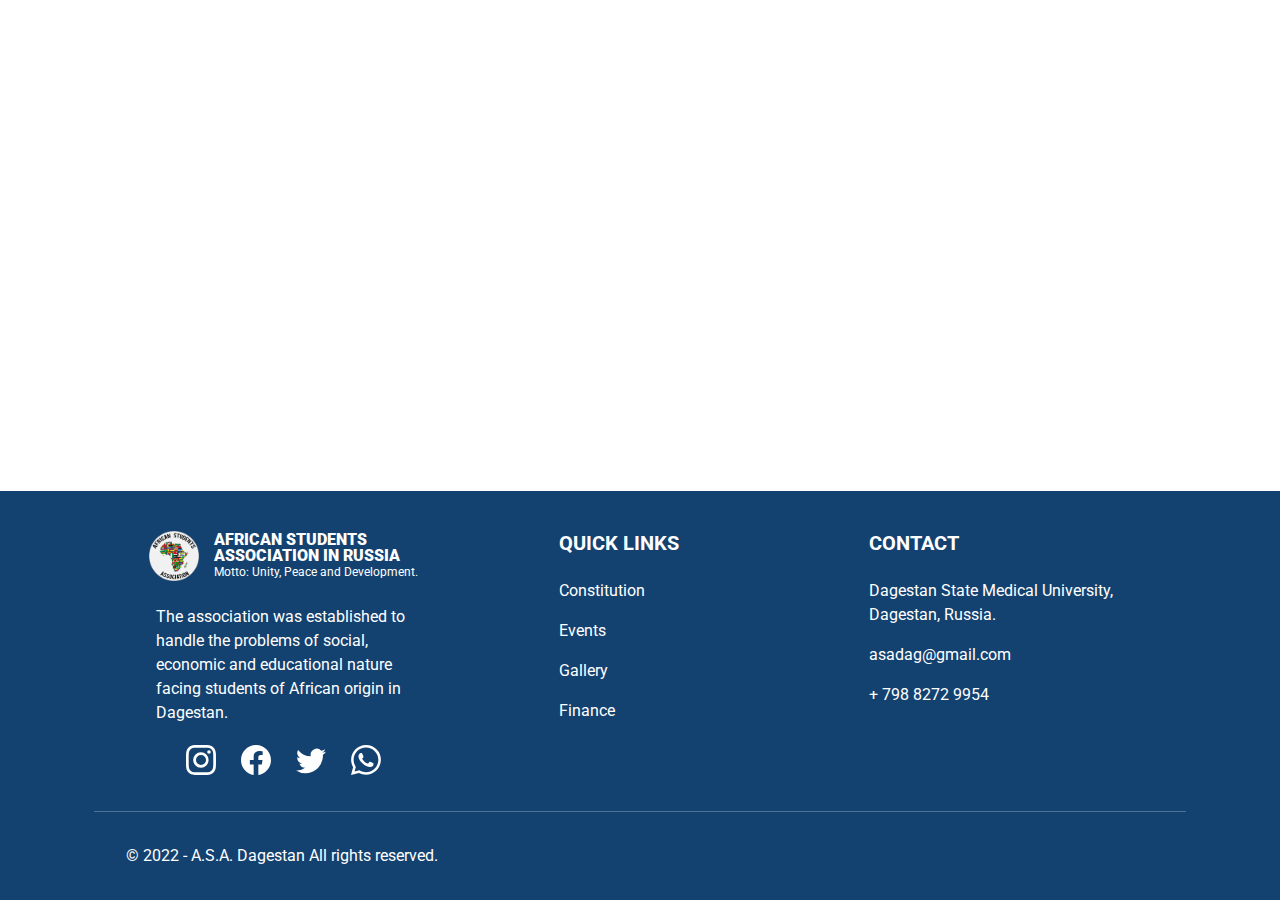
<file: footer.html>
<!DOCTYPE html>
<html lang="en">
<head>
    <meta charset="UTF-8">
    <meta http-equiv="X-UA-Compatible" content="IE=edge">
    <meta name="viewport" content="width=device-width, initial-scale=1.0">
    <link rel="preconnect" href="https://fonts.gstatic.com" crossorigin>
    <link href="https://fonts.googleapis.com/css2?family=Roboto&display=swap" rel="stylesheet"> 
    <link href="https://cdn.jsdelivr.net/npm/bootstrap@5.2.3/dist/css/bootstrap.min.css" rel="stylesheet">
    <script src="https://cdn.jsdelivr.net/npm/bootstrap@5.2.3/dist/js/bootstrap.bundle.min.js"></script>
    <link rel="stylesheet" href="footer.css">
    <title>Footer</title>
</head>
<body class="d-flex flex-column min-vh-100">
    <!-- Footer -->
    <footer class="text-center text-lg-start text-white mt-auto" style="background-color: #144270">
      <!-- Grid container -->
      <div class="container p-4 pb-0">
        <!-- Section: Links -->
        <section class="">
          <!--Grid row-->
          <div class="row">
            <!-- Grid column -->
            <div class="col-md-4 col-lg-3 col-xl-3 mx-auto mt-3">
                <a class="navbar-brand mb-4 logo">
                    <img src="images\asa-removebg.png" style="width:50px" alt="Logo">
                    <span class="logo-text">
                        <span class="font-16">AFRICAN STUDENTS</span>
                        <span class="font-16">ASSOCIATION IN RUSSIA</span>
                        <span class="font-12">Motto: Unity, Peace and Development.</span>
                    </span> 
                </a>
              <p>
                The association was established to handle the problems of social, 
                economic and educational nature facing students of African origin in Dagestan.
              </p>
                <!-- Grid column -->
              <div class="social-icons">
                <!-- Instagram -->
                <svg xmlns="http://www.w3.org/2000/svg" width="30" height="30" fill="currentColor" class="bi bi-instagram" viewBox="0 0 16 16">
                  <path d="M8 0C5.829 0 5.556.01 4.703.048 3.85.088 3.269.222 2.76.42a3.917 3.917 0 0 0-1.417.923A3.927 3.927 0 0 0 .42 2.76C.222 3.268.087 3.85.048 4.7.01 5.555 0 5.827 0 8.001c0 2.172.01 2.444.048 3.297.04.852.174 1.433.372 1.942.205.526.478.972.923 1.417.444.445.89.719 1.416.923.51.198 1.09.333 1.942.372C5.555 15.99 5.827 16 8 16s2.444-.01 3.298-.048c.851-.04 1.434-.174 1.943-.372a3.916 3.916 0 0 0 1.416-.923c.445-.445.718-.891.923-1.417.197-.509.332-1.09.372-1.942C15.99 10.445 16 10.173 16 8s-.01-2.445-.048-3.299c-.04-.851-.175-1.433-.372-1.941a3.926 3.926 0 0 0-.923-1.417A3.911 3.911 0 0 0 13.24.42c-.51-.198-1.092-.333-1.943-.372C10.443.01 10.172 0 7.998 0h.003zm-.717 1.442h.718c2.136 0 2.389.007 3.232.046.78.035 1.204.166 1.486.275.373.145.64.319.92.599.28.28.453.546.598.92.11.281.24.705.275 1.485.039.843.047 1.096.047 3.231s-.008 2.389-.047 3.232c-.035.78-.166 1.203-.275 1.485a2.47 2.47 0 0 1-.599.919c-.28.28-.546.453-.92.598-.28.11-.704.24-1.485.276-.843.038-1.096.047-3.232.047s-2.39-.009-3.233-.047c-.78-.036-1.203-.166-1.485-.276a2.478 2.478 0 0 1-.92-.598 2.48 2.48 0 0 1-.6-.92c-.109-.281-.24-.705-.275-1.485-.038-.843-.046-1.096-.046-3.233 0-2.136.008-2.388.046-3.231.036-.78.166-1.204.276-1.486.145-.373.319-.64.599-.92.28-.28.546-.453.92-.598.282-.11.705-.24 1.485-.276.738-.034 1.024-.044 2.515-.045v.002zm4.988 1.328a.96.96 0 1 0 0 1.92.96.96 0 0 0 0-1.92zm-4.27 1.122a4.109 4.109 0 1 0 0 8.217 4.109 4.109 0 0 0 0-8.217zm0 1.441a2.667 2.667 0 1 1 0 5.334 2.667 2.667 0 0 1 0-5.334z"/>
                </svg>
    
                <!-- Facebook -->
                <svg xmlns="http://www.w3.org/2000/svg" width="30" height="30" fill="currentColor" class="bi bi-facebook" viewBox="0 0 16 16">
                  <path d="M16 8.049c0-4.446-3.582-8.05-8-8.05C3.58 0-.002 3.603-.002 8.05c0 4.017 2.926 7.347 6.75 7.951v-5.625h-2.03V8.05H6.75V6.275c0-2.017 1.195-3.131 3.022-3.131.876 0 1.791.157 1.791.157v1.98h-1.009c-.993 0-1.303.621-1.303 1.258v1.51h2.218l-.354 2.326H9.25V16c3.824-.604 6.75-3.934 6.75-7.951z"/>
                </svg>
    
                <!-- Twitter -->
                <svg xmlns="http://www.w3.org/2000/svg" width="30" height="30" fill="currentColor" class="bi bi-twitter" viewBox="0 0 16 16">
                  <path d="M5.026 15c6.038 0 9.341-5.003 9.341-9.334 0-.14 0-.282-.006-.422A6.685 6.685 0 0 0 16 3.542a6.658 6.658 0 0 1-1.889.518 3.301 3.301 0 0 0 1.447-1.817 6.533 6.533 0 0 1-2.087.793A3.286 3.286 0 0 0 7.875 6.03a9.325 9.325 0 0 1-6.767-3.429 3.289 3.289 0 0 0 1.018 4.382A3.323 3.323 0 0 1 .64 6.575v.045a3.288 3.288 0 0 0 2.632 3.218 3.203 3.203 0 0 1-.865.115 3.23 3.23 0 0 1-.614-.057 3.283 3.283 0 0 0 3.067 2.277A6.588 6.588 0 0 1 .78 13.58a6.32 6.32 0 0 1-.78-.045A9.344 9.344 0 0 0 5.026 15z"/>
                </svg>
    
                <!-- Whatsapp -->
                  <svg xmlns="http://www.w3.org/2000/svg" width="30" height="30" fill="currentColor" class="bi bi-whatsapp" viewBox="0 0 16 16">
                      <path d="M13.601 2.326A7.854 7.854 0 0 0 7.994 0C3.627 0 .068 3.558.064 7.926c0 1.399.366 2.76 1.057 3.965L0 16l4.204-1.102a7.933 7.933 0 0 0 3.79.965h.004c4.368 0 7.926-3.558 7.93-7.93A7.898 7.898 0 0 0 13.6 2.326zM7.994 14.521a6.573 6.573 0 0 1-3.356-.92l-.24-.144-2.494.654.666-2.433-.156-.251a6.56 6.56 0 0 1-1.007-3.505c0-3.626 2.957-6.584 6.591-6.584a6.56 6.56 0 0 1 4.66 1.931 6.557 6.557 0 0 1 1.928 4.66c-.004 3.639-2.961 6.592-6.592 6.592zm3.615-4.934c-.197-.099-1.17-.578-1.353-.646-.182-.065-.315-.099-.445.099-.133.197-.513.646-.627.775-.114.133-.232.148-.43.05-.197-.1-.836-.308-1.592-.985-.59-.525-.985-1.175-1.103-1.372-.114-.198-.011-.304.088-.403.087-.088.197-.232.296-.346.1-.114.133-.198.198-.33.065-.134.034-.248-.015-.347-.05-.099-.445-1.076-.612-1.47-.16-.389-.323-.335-.445-.34-.114-.007-.247-.007-.38-.007a.729.729 0 0 0-.529.247c-.182.198-.691.677-.691 1.654 0 .977.71 1.916.81 2.049.098.133 1.394 2.132 3.383 2.992.47.205.84.326 1.129.418.475.152.904.129 1.246.08.38-.058 1.171-.48 1.338-.943.164-.464.164-.86.114-.943-.049-.084-.182-.133-.38-.232z"/>
                  </svg>
              </div>
            </div>
            <!-- Grid column -->
  
            <hr class="w-100 clearfix d-md-none" />
  
            <!-- Grid column -->
            <div class="col-md-4 col-lg-2 col-xl-2 mx-auto mt-3">
              <h5 class="text-uppercase mb-4 font-weight-bold"><b>QUICK LINKS</b></h5>
              <p>
                <a class="text-white text-dec">Constitution</a>
              </p>
              <p>
                <a class="text-white text-dec">Events</a>
              </p>
              <p>
                <a class="text-white text-dec">Gallery</a>
              </p>
              <p>
                <a class="text-white text-dec">Finance</a>
              </p>
            </div>
  
            <!-- Grid column -->
            <hr class="w-100 clearfix d-md-none" />
  
            <!-- Grid column -->
            <div class="col-md-4 col-lg-3 col-xl-3 mx-auto mt-3">
              <h5 class="text-uppercase mb-4 font-weight-bold"><b>Contact</b></h5>
              <p>
                Dagestan State Medical University, Dagestan, Russia.
              </p>
              <p>
                asadag@gmail.com
               </p>
              <p>
                + 798 8272 9954
              </p>
            </div>
            <!-- Grid column -->
          </div>
          <!--Grid row-->
        </section>
        <!-- Section: Links -->
  
        <hr class="my-3">
  
        <!-- Section: Copyright -->
        <section class="p-3 pt-0">
          <div class="row d-flex align-items-center">
            <!-- Grid column -->
            <div class="col-md-7 col-lg-8 text-center text-md-start">
              <!-- Copyright -->
              <div class="p-3">
                © 2022 - A.S.A. Dagestan All rights reserved.
              </div>
              <!-- Copyright -->
            </div>
            <!-- Grid column -->
        </section>
        <!-- Section: Copyright -->
      </div>
      <!-- Grid container -->
    </footer>
    <!-- Footer -->
</body>
</html>
</file>
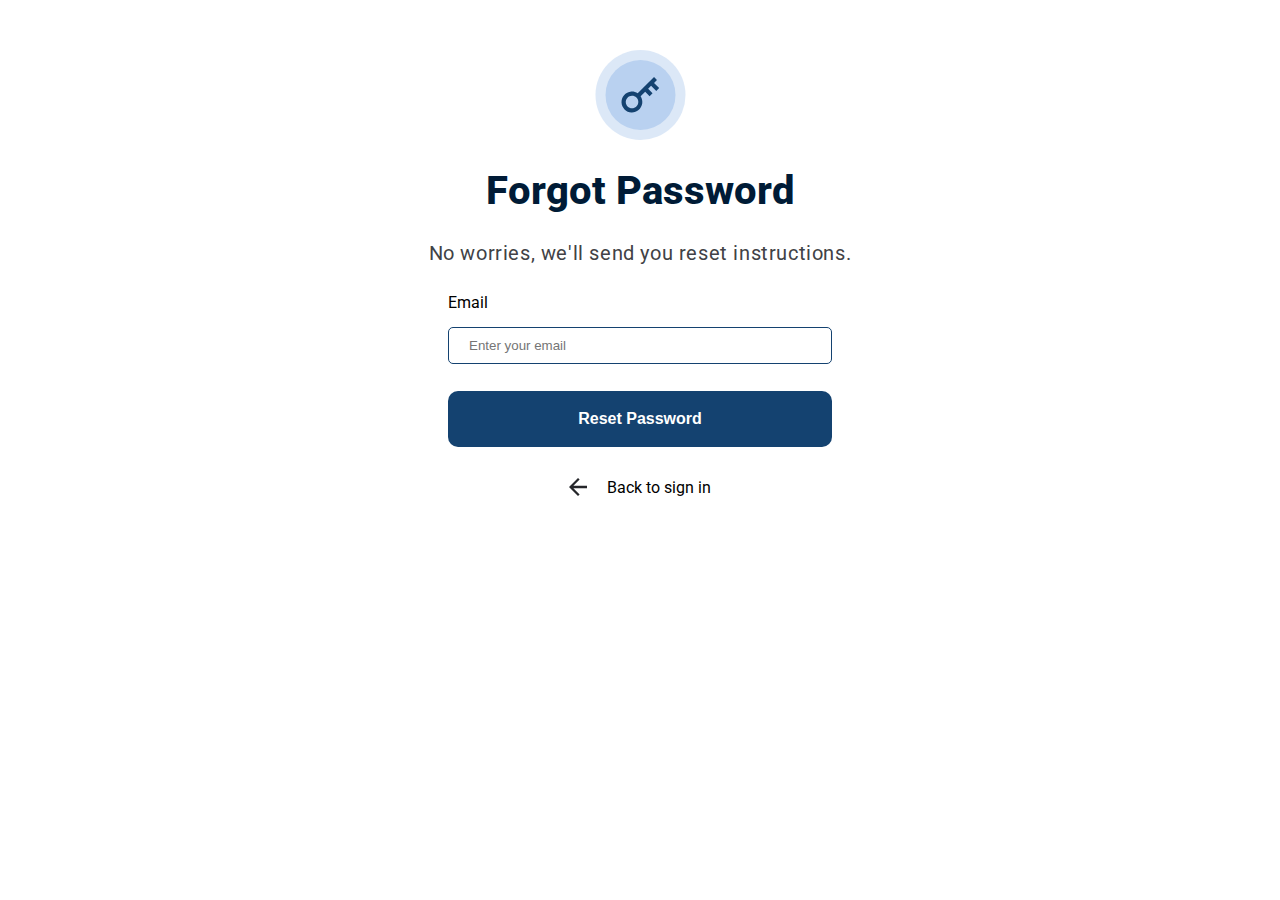
<file: forgot-password.html>
<!DOCTYPE html>
<html lang="en">
<head>
    <meta charset="UTF-8">
    <meta http-equiv="X-UA-Compatible" content="IE=edge">
    <meta name="viewport" content="width=device-width, initial-scale=1.0">
    <link rel="preconnect" href="https://fonts.googleapis.com">
    <link rel="preconnect" href="https://fonts.gstatic.com" crossorigin>
    <link href="https://fonts.googleapis.com/css2?family=Roboto&display=swap" rel="stylesheet"> 
    <!-- Main stylesheet -->
    <link rel="stylesheet" href="style.css">
    <!-- Mobile stylesheet for Main sheet -->
    <link rel="stylesheet"  media="(max-width:460px)" href="mobile.css">
    <!-- Navigation Stylesheet -->
    <link rel="stylesheet" href="nav.css">
    <!-- Footer Stylesheet -->
    <link rel="stylesheet" href="footer.css">
    <title>Forgot Password</title>
</head>
<body>
    <form class="forgot-password-container">
        <img src="images/key.svg" alt="icon of a key">
        <h1 class="h1style-forgot">Forgot Password</h1>
        <p class="p1style-forgot">No worries, we'll send you reset instructions.</p>
        <div class="input-rows-email">
            <p id="email">Email</p>
            <input class="input3" type="email" placeholder="Enter your email" required>
        </div>
        <button class="button-alt-4" type="submit">Reset Password</button>
        <a href="sign-in.html" class="backto">
            <img src="images/back-arrow.svg" alt="Icon of back arrow">
            <p>Back to sign in</p>
        </a>
    </form>
</body>
</html>
</file>
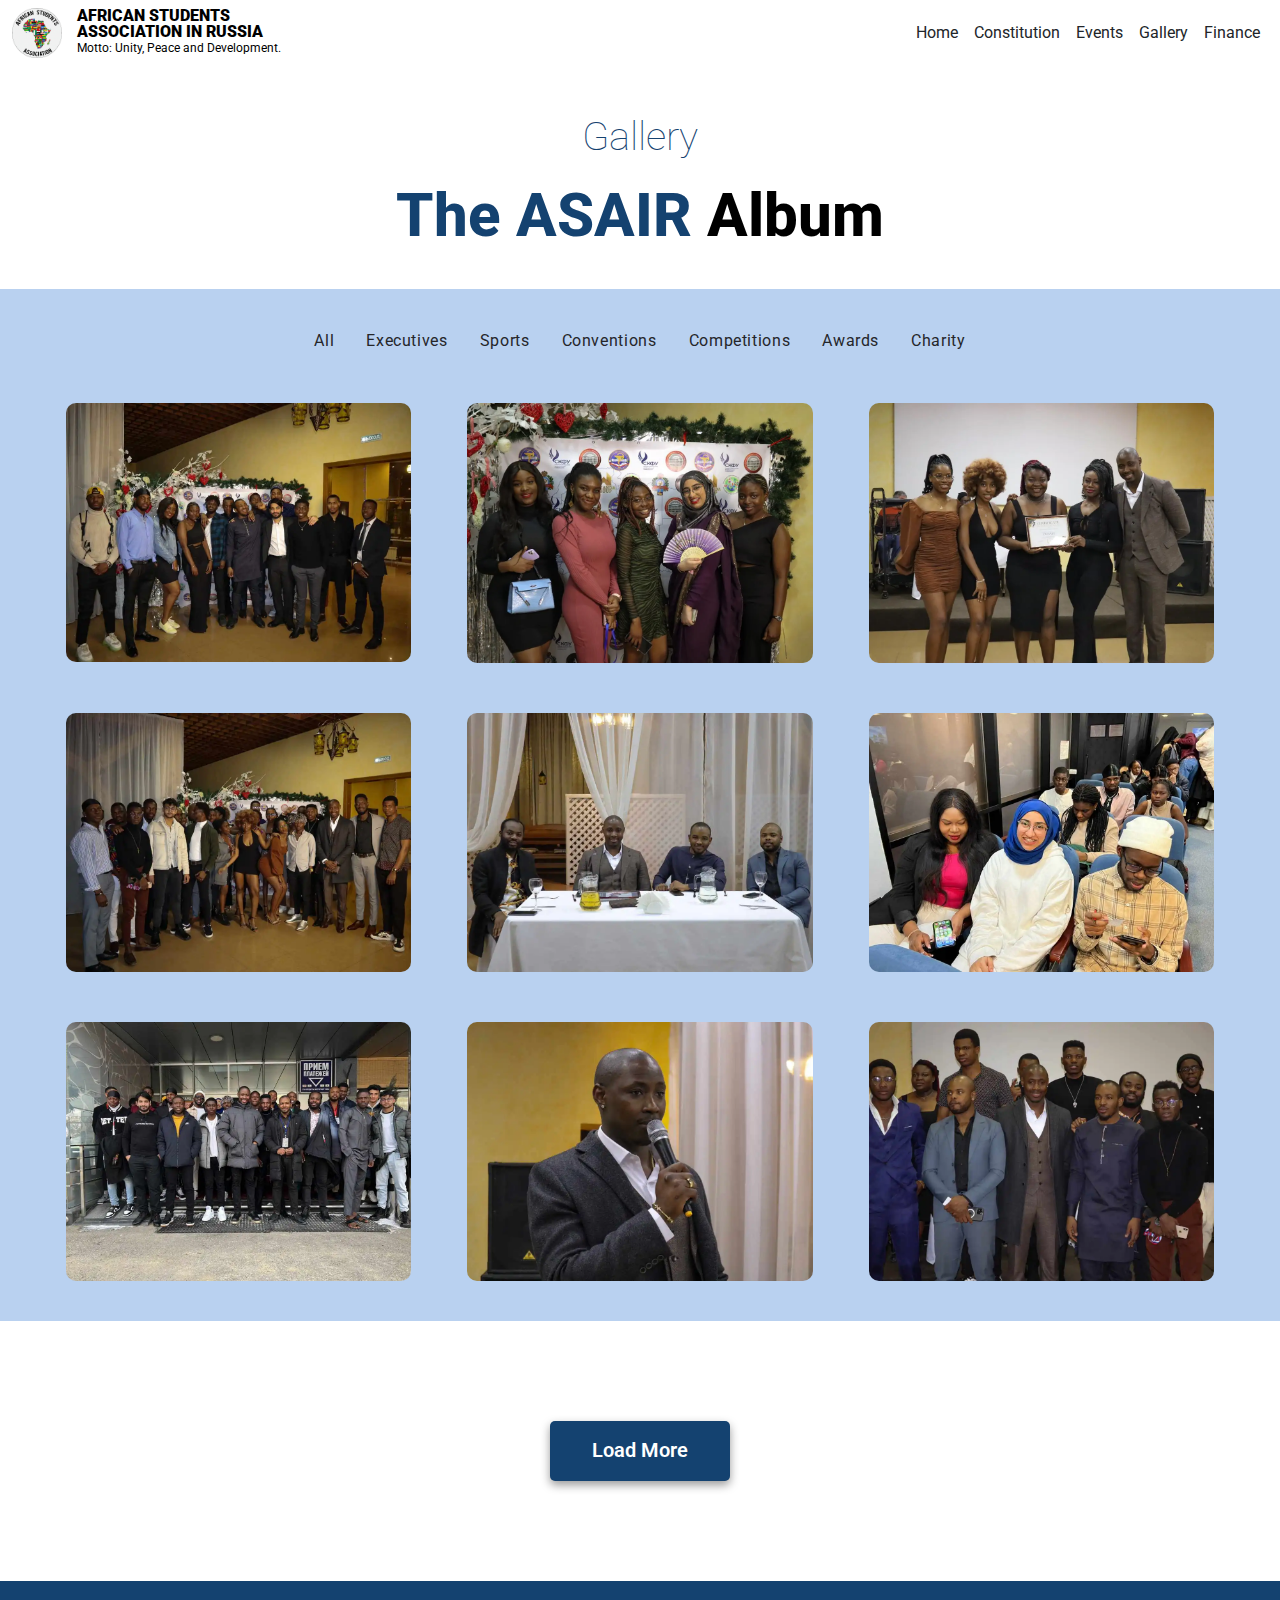
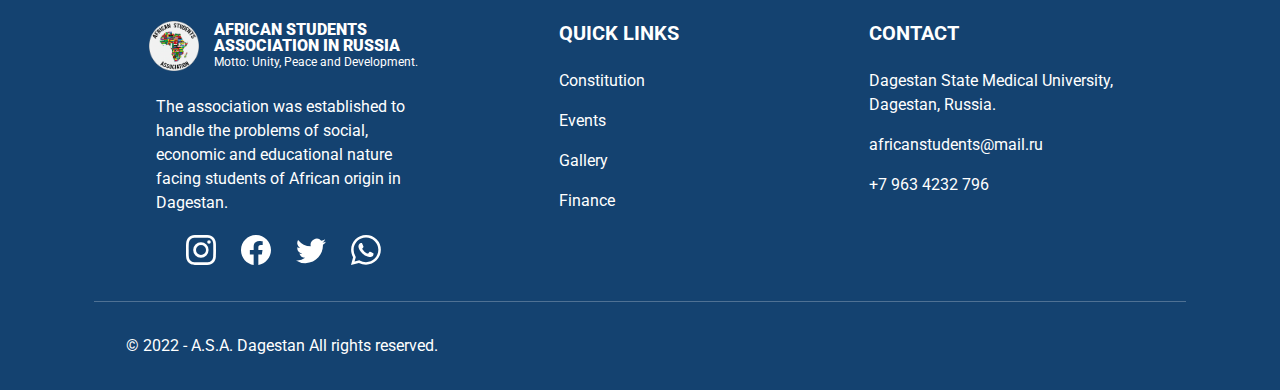
<file: gallery.html>
<!DOCTYPE html>
<html lang="en">
<head>
    <meta charset="UTF-8">
    <meta http-equiv="X-UA-Compatible" content="IE=edge">
    <meta name="viewport" content="width=device-width, initial-scale=1.0">
    <link rel="preconnect" href="https://fonts.googleapis.com">
    <link rel="preconnect" href="https://fonts.gstatic.com" crossorigin>
    <link href="https://fonts.googleapis.com/css2?family=Roboto&display=swap" rel="stylesheet">
    <link href="https://cdn.jsdelivr.net/npm/bootstrap@5.2.3/dist/css/bootstrap.min.css" rel="stylesheet">
    <script src="https://cdn.jsdelivr.net/npm/bootstrap@5.2.3/dist/js/bootstrap.bundle.min.js"></script>
    <!-- Main stylesheet -->
    <link rel="stylesheet" href="style.css">
    <!-- Tablet Stylesheet -->
    <link rel="stylesheet" media="(max-width:900px) and (min-width:461px)" href="tablet.css">
    <!-- Mobile stylesheet -->
    <link rel="stylesheet"  media="(max-width:460px)" href="mobile.css">
    <!-- Navigation Stylesheet -->
    <link rel="stylesheet" href="nav.css">
    <!-- Footer Stylesheet -->
    <link rel="stylesheet" href="footer.css">
    <title>Gallery</title>
</head>
<body>
    <nav class="navbar navbar-expand-md bg-white fixed-top">
        <div class="container-fluid">
            <a id="mylogo" href="index.html">
                <img src="./images/asa-removebg.png" width="50px" alt="Logo">
                <div id="mylogo-text">
                    <div id="mfont-16">AFRICAN STUDENTS</div>
                    <div id="mfont-16">ASSOCIATION IN RUSSIA</div>
                    <div id="mfont-12">Motto: Unity, Peace and Development.</div>
                </div> 
            </a>
            <button class="navbar-toggler" type="button" data-bs-toggle="collapse" data-bs-target="#collapsibleNavbar">
                <span class="navbar-toggler-icon"></span>
            </button>
            <div class="collapse navbar-collapse justify-content-end" id="collapsibleNavbar">
                <ul class="navbar-nav">
                    <li class="nav-item">
                        <a class="nav-link text-dark" href="index.html">Home</a>
                    </li>
                    <li class="nav-item">
                        <a class="nav-link text-dark" href="constitution.html">Constitution</a>
                    </li>
                    <li class="nav-item">
                        <a class="nav-link text-dark" href="events.html">Events</a>
                    </li>
                    <li class="nav-item">
                        <a class="nav-link text-dark" href="gallery.html">Gallery</a>
                    </li>
                    <li class="nav-item">
                        <a class="nav-link text-dark" href="finance.html">Finance</a>
                    </li>
                </ul>
            </div> 
        </div>
    </nav>

    <div class="container9" style="margin-top: 100px;">
        <h3 class="h3style-alt">Gallery</h3>
        <h1 class="h1style-alt">The ASAIR <span style="color:black;margin-left: 15px;">Album</span></h1>
    </div>

    <div class="container10">
        <div class="album-tag p1style">
            <div class="tags1">
                <div>All</div>
                <div>Executives</div>
                <div>Sports</div>
                <div>Conventions</div>
            </div>
            <div class="tags2">
                <div>Competitions</div>
                <div>Awards</div>
                <div>Charity</div>
            </div>
        </div>
        
        <div class="album-images">
            <img src="images/1.webp" alt="">
            <img src="images/2.webp" alt="">
            <img src="images/3.webp" alt="">
        </div>
        <div class="album-images">
            <img src="images/4.webp" alt="">
            <img src="images/5.webp" alt="">
            <img src="images/6.webp" alt="">
        </div>
        <div class="album-images">
            <img src="images/7.webp" alt="">
            <img src="images/8.webp" alt="">
            <img src="images/9.webp" alt="">
        </div>
        <div id="moreimages" class="album-images collapse">
          <img src="images/10.webp" alt="">
          <img src="images/11.webp" alt="">
          <img src="images/12.webp" alt="">
      </div>
    </div>

    <button data-bs-toggle="collapse" data-bs-target="#moreimages" class="button-alt-2">Load More</button>

    <!-- Footer -->
    <footer class="text-center text-lg-start text-white mt-auto" style="background-color: #144270">
      <!-- Grid container -->
      <div class="container p-4 pb-0">
        <!-- Section: Links -->
        <section class="">
          <!--Grid row-->
          <div class="row">
            <!-- Grid column -->
            <div class="col-md-4 col-lg-3 col-xl-3 mx-auto mt-3">
                <a class="navbar-brand mb-4 logo" href="index.html">
                    <img src="./images/asa-removebg.png" style="width:50px" alt="Logo">
                    <span class="logo-text">
                        <span class="font-16">AFRICAN STUDENTS</span>
                        <span class="font-16">ASSOCIATION IN RUSSIA</span>
                        <span class="font-12">Motto: Unity, Peace and Development.</span>
                    </span> 
                </a>
              <p>
                The association was established to handle the problems of social, 
                economic and educational nature facing students of African origin in Dagestan.
              </p>
                <!-- Grid column -->
              <div class="social-icons">
                <!-- Instagram -->
                <a href="https://instagram.com/asair_official?igshid=NDk5N2NlZjQ=">
                  <svg xmlns="http://www.w3.org/2000/svg" width="30" height="30" fill="currentColor" class="bi bi-instagram" viewBox="0 0 16 16">
                    <path d="M8 0C5.829 0 5.556.01 4.703.048 3.85.088 3.269.222 2.76.42a3.917 3.917 0 0 0-1.417.923A3.927 3.927 0 0 0 .42 2.76C.222 3.268.087 3.85.048 4.7.01 5.555 0 5.827 0 8.001c0 2.172.01 2.444.048 3.297.04.852.174 1.433.372 1.942.205.526.478.972.923 1.417.444.445.89.719 1.416.923.51.198 1.09.333 1.942.372C5.555 15.99 5.827 16 8 16s2.444-.01 3.298-.048c.851-.04 1.434-.174 1.943-.372a3.916 3.916 0 0 0 1.416-.923c.445-.445.718-.891.923-1.417.197-.509.332-1.09.372-1.942C15.99 10.445 16 10.173 16 8s-.01-2.445-.048-3.299c-.04-.851-.175-1.433-.372-1.941a3.926 3.926 0 0 0-.923-1.417A3.911 3.911 0 0 0 13.24.42c-.51-.198-1.092-.333-1.943-.372C10.443.01 10.172 0 7.998 0h.003zm-.717 1.442h.718c2.136 0 2.389.007 3.232.046.78.035 1.204.166 1.486.275.373.145.64.319.92.599.28.28.453.546.598.92.11.281.24.705.275 1.485.039.843.047 1.096.047 3.231s-.008 2.389-.047 3.232c-.035.78-.166 1.203-.275 1.485a2.47 2.47 0 0 1-.599.919c-.28.28-.546.453-.92.598-.28.11-.704.24-1.485.276-.843.038-1.096.047-3.232.047s-2.39-.009-3.233-.047c-.78-.036-1.203-.166-1.485-.276a2.478 2.478 0 0 1-.92-.598 2.48 2.48 0 0 1-.6-.92c-.109-.281-.24-.705-.275-1.485-.038-.843-.046-1.096-.046-3.233 0-2.136.008-2.388.046-3.231.036-.78.166-1.204.276-1.486.145-.373.319-.64.599-.92.28-.28.546-.453.92-.598.282-.11.705-.24 1.485-.276.738-.034 1.024-.044 2.515-.045v.002zm4.988 1.328a.96.96 0 1 0 0 1.92.96.96 0 0 0 0-1.92zm-4.27 1.122a4.109 4.109 0 1 0 0 8.217 4.109 4.109 0 0 0 0-8.217zm0 1.441a2.667 2.667 0 1 1 0 5.334 2.667 2.667 0 0 1 0-5.334z"/>
                  </svg>
                </a>
    
                <!-- Facebook -->
                <svg xmlns="http://www.w3.org/2000/svg" width="30" height="30" fill="currentColor" class="bi bi-facebook" viewBox="0 0 16 16">
                  <path d="M16 8.049c0-4.446-3.582-8.05-8-8.05C3.58 0-.002 3.603-.002 8.05c0 4.017 2.926 7.347 6.75 7.951v-5.625h-2.03V8.05H6.75V6.275c0-2.017 1.195-3.131 3.022-3.131.876 0 1.791.157 1.791.157v1.98h-1.009c-.993 0-1.303.621-1.303 1.258v1.51h2.218l-.354 2.326H9.25V16c3.824-.604 6.75-3.934 6.75-7.951z"/>
                </svg>
    
                <!-- Twitter -->
                <svg xmlns="http://www.w3.org/2000/svg" width="30" height="30" fill="currentColor" class="bi bi-twitter" viewBox="0 0 16 16">
                  <path d="M5.026 15c6.038 0 9.341-5.003 9.341-9.334 0-.14 0-.282-.006-.422A6.685 6.685 0 0 0 16 3.542a6.658 6.658 0 0 1-1.889.518 3.301 3.301 0 0 0 1.447-1.817 6.533 6.533 0 0 1-2.087.793A3.286 3.286 0 0 0 7.875 6.03a9.325 9.325 0 0 1-6.767-3.429 3.289 3.289 0 0 0 1.018 4.382A3.323 3.323 0 0 1 .64 6.575v.045a3.288 3.288 0 0 0 2.632 3.218 3.203 3.203 0 0 1-.865.115 3.23 3.23 0 0 1-.614-.057 3.283 3.283 0 0 0 3.067 2.277A6.588 6.588 0 0 1 .78 13.58a6.32 6.32 0 0 1-.78-.045A9.344 9.344 0 0 0 5.026 15z"/>
                </svg>
    
                <!-- Whatsapp -->
                  <svg xmlns="http://www.w3.org/2000/svg" width="30" height="30" fill="currentColor" class="bi bi-whatsapp" viewBox="0 0 16 16">
                      <path d="M13.601 2.326A7.854 7.854 0 0 0 7.994 0C3.627 0 .068 3.558.064 7.926c0 1.399.366 2.76 1.057 3.965L0 16l4.204-1.102a7.933 7.933 0 0 0 3.79.965h.004c4.368 0 7.926-3.558 7.93-7.93A7.898 7.898 0 0 0 13.6 2.326zM7.994 14.521a6.573 6.573 0 0 1-3.356-.92l-.24-.144-2.494.654.666-2.433-.156-.251a6.56 6.56 0 0 1-1.007-3.505c0-3.626 2.957-6.584 6.591-6.584a6.56 6.56 0 0 1 4.66 1.931 6.557 6.557 0 0 1 1.928 4.66c-.004 3.639-2.961 6.592-6.592 6.592zm3.615-4.934c-.197-.099-1.17-.578-1.353-.646-.182-.065-.315-.099-.445.099-.133.197-.513.646-.627.775-.114.133-.232.148-.43.05-.197-.1-.836-.308-1.592-.985-.59-.525-.985-1.175-1.103-1.372-.114-.198-.011-.304.088-.403.087-.088.197-.232.296-.346.1-.114.133-.198.198-.33.065-.134.034-.248-.015-.347-.05-.099-.445-1.076-.612-1.47-.16-.389-.323-.335-.445-.34-.114-.007-.247-.007-.38-.007a.729.729 0 0 0-.529.247c-.182.198-.691.677-.691 1.654 0 .977.71 1.916.81 2.049.098.133 1.394 2.132 3.383 2.992.47.205.84.326 1.129.418.475.152.904.129 1.246.08.38-.058 1.171-.48 1.338-.943.164-.464.164-.86.114-.943-.049-.084-.182-.133-.38-.232z"/>
                  </svg>
              </div>
            </div>
            <!-- Grid column -->
  
            <hr class="w-100 clearfix d-md-none" />
  
            <!-- Grid column -->
            <div class="col-md-4 col-lg-2 col-xl-2 mx-auto mt-3">
              <h5 class="text-uppercase mb-4 font-weight-bold"><b>QUICK LINKS</b></h5>
              <p>
                <a class="text-white text-dec" href="constitution.html">Constitution</a>
              </p>
              <p>
                <a class="text-white text-dec" href="events.html">Events</a>
              </p>
              <p>
                <a class="text-white text-dec" href="gallery.html">Gallery</a>
              </p>
              <p>
                <a class="text-white text-dec" href="finance.html">Finance</a>
              </p>
            </div>
  
            <!-- Grid column -->
            <hr class="w-100 clearfix d-md-none" />
  
            <!-- Grid column -->
            <div class="col-md-4 col-lg-3 col-xl-3 mx-auto mt-3">
              <h5 class="text-uppercase mb-4 font-weight-bold"><b>Contact</b></h5>
              <p>
                Dagestan State Medical University, Dagestan, Russia.
              </p>
              <p>
                africanstudents@mail.ru
               </p>
              <p>
                +7 963 4232 796
              </p>
            </div>
            <!-- Grid column -->
          </div>
          <!--Grid row-->
        </section>
        <!-- Section: Links -->
  
        <hr class="my-3">
  
        <!-- Section: Copyright -->
        <section class="p-3 pt-0">
          <div class="row d-flex align-items-center">
            <!-- Grid column -->
            <div class="col-md-7 col-lg-8 text-center text-md-start">
              <!-- Copyright -->
              <div class="p-3">
                © 2022 - A.S.A. Dagestan All rights reserved.
              </div>
              <!-- Copyright -->
            </div>
            <!-- Grid column -->
        </section>
        <!-- Section: Copyright -->
      </div>
      <!-- Grid container -->
    </footer>
    <!-- Footer -->
</body>
</html>
</file>
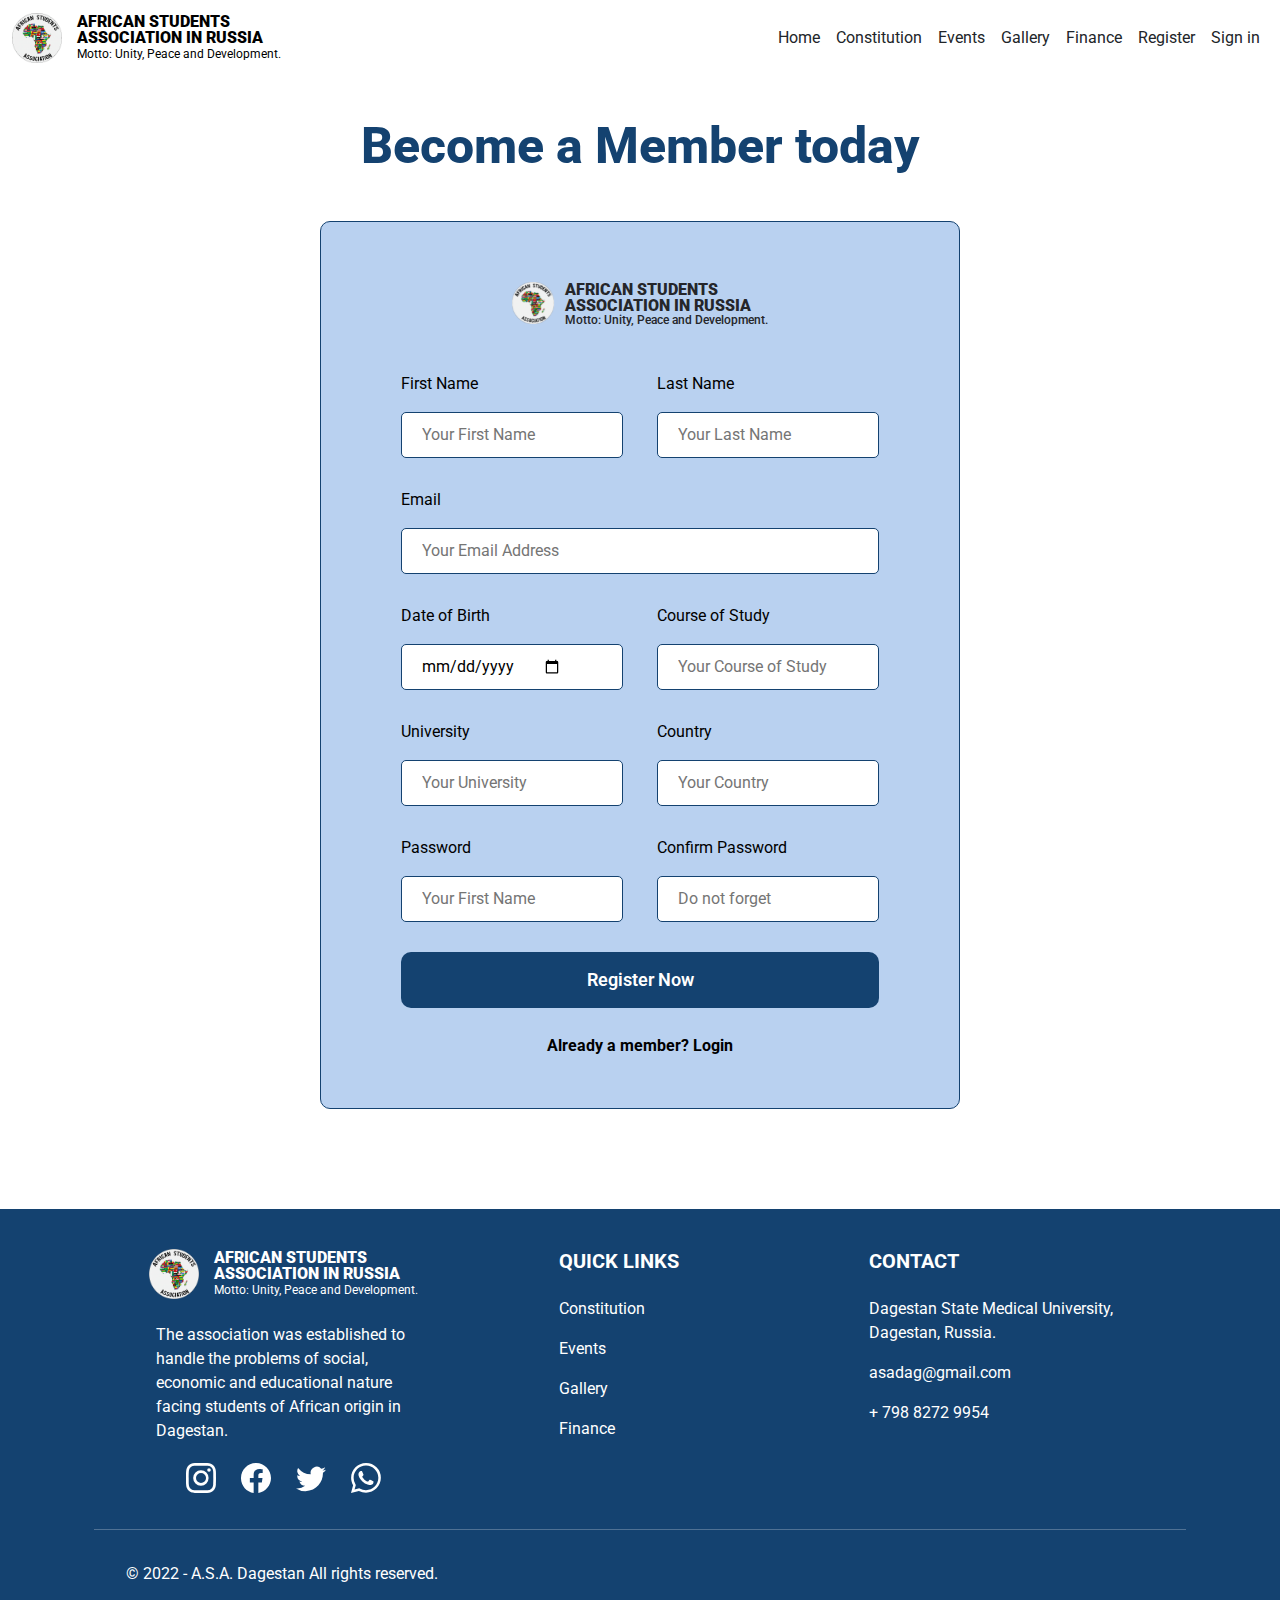
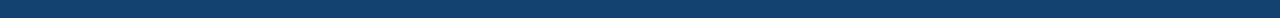
<file: register.html>
<!DOCTYPE html>
<html lang="en">
<head>
    <meta charset="UTF-8">
    <meta http-equiv="X-UA-Compatible" content="IE=edge">
    <meta name="viewport" content="width=device-width, initial-scale=1.0">
    <link rel="preconnect" href="https://fonts.googleapis.com">
    <link rel="preconnect" href="https://fonts.gstatic.com" crossorigin>
    <link href="https://fonts.googleapis.com/css2?family=Roboto&display=swap" rel="stylesheet">
    <link href="https://cdn.jsdelivr.net/npm/bootstrap@5.2.3/dist/css/bootstrap.min.css" rel="stylesheet">
    <script src="https://cdn.jsdelivr.net/npm/bootstrap@5.2.3/dist/js/bootstrap.bundle.min.js"></script>
    <!-- Main stylesheet -->
    <link rel="stylesheet" href="style.css">
    <!-- Mobile stylesheet -->
    <link rel="stylesheet"  media="(max-width:460px)" href="mobile.css">
    <!-- Navigation Stylesheet -->
    <link rel="stylesheet" href="nav.css">
    <!-- Footer Stylesheet -->
    <link rel="stylesheet" href="footer.css">
    <title>Register</title>
</head>
<body>
    <nav class="navbar navbar-expand-sm bg-white fixed-top">
        <div class="container-fluid">
            <a class="navbar-brand logo" href="#dn">
                <img src="images\asa-removebg.png" style="width:50px" alt="Logo">
                <span class="logo-text">
                    <span class="font-16">AFRICAN STUDENTS</span>
                    <span class="font-16">ASSOCIATION IN RUSSIA</span>
                    <span class="font-12">Motto: Unity, Peace and Development.</span>
                </span> 
            </a>
            <button class="navbar-toggler" type="button" data-bs-toggle="collapse" data-bs-target="#collapsibleNavbar">
                <span class="navbar-toggler-icon"></span>
            </button>
            <div class="collapse navbar-collapse justify-content-end" id="collapsibleNavbar">
                <ul class="navbar-nav">
                    <li class="nav-item">
                        <a class="nav-link text-dark" href="index.html">Home</a>
                    </li>
                    <li class="nav-item">
                        <a class="nav-link text-dark" href="constitution.html">Constitution</a>
                    </li>
                    <li class="nav-item">
                        <a class="nav-link text-dark" href="events.html">Events</a>
                    </li>
                    <li class="nav-item">
                        <a class="nav-link text-dark" href="gallery.html">Gallery</a>
                    </li>
                    <li class="nav-item">
                        <a class="nav-link text-dark" href="finance.html">Finance</a>
                    </li>
                    <li class="nav-item">
                        <a class="nav-link text-dark" href="register.html">Register</a>
                    </li>
                    <li class="nav-item">
                        <a class="nav-link text-dark" href="sign-in.html">Sign in</a>
                    </li>
                </ul>
            </div> 
        </div>
    </nav>
    
    <h2 class="h2style-alt" style="margin-top: 80px;">Become a Member today</h2>

    <div class="register-container">
        <div class="register-logo-container">
            <img src="images/logo2.svg" alt="ASA Logo">
            <div class="register-logo-container-text">
                <div class="text-container1">
                    <b class="p8style">AFRICAN STUDENTS ASSOCIATION IN RUSSIA</b>
                </div>
                <div class="text-container2">
                    <b class="p9style">Motto: Unity, Peace and Development.</b>
                </div>
            </div>
        </div>

        <form class="input-container">
            <div class="input-rows">
                <div class="input-rows-sub">
                    <p>First Name</p>
                    <input type="text" placeholder="Your First Name">
                </div>
                <div class="input-rows-sub">
                    <p>Last Name</p>
                    <input type="text" placeholder="Your Last Name">
                </div>
            </div>
            <div class="input-rows">
                <div class="input-rows-sub">
                    <p>Email</p>
                    <input type="email" placeholder="Your Email Address">
                </div>
            </div>
            <div class="input-rows">
                <div class="input-rows-sub">
                    <p>Date of Birth</p>
                    <input type="date" name="date" id="date" >
                </div>
                <div class="input-rows-sub">
                    <p>Course of Study</p>
                    <input type="text" placeholder="Your Course of Study">
                </div>
            </div>
            <div class="input-rows">
                <div class="input-rows-sub">
                    <p>University</p>
                    <input type="text" placeholder="Your University">
                </div>
                <div class="input-rows-sub">
                    <p>Country</p>
                    <input type="text" placeholder="Your Country">
                </div>
            </div>
            <div class="input-rows">
                <div class="input-rows-sub">
                    <p>Password</p>
                    <input type="password" placeholder="Your First Name">
                </div>
                <div class="input-rows-sub">
                    <p>Confirm Password</p>
                    <input type="text" placeholder="Do not forget">
                </div>
            </div>
            <div class="button-container">
                <button type="submit" class="button-alt-3">Register Now</button>
                <b>Already a member? Login</b>
            </div>
        </form>
    </div>

    <!-- Footer -->
    <footer class="text-center text-lg-start text-white mt-auto" style="background-color: #144270">
        <!-- Grid container -->
        <div class="container p-4 pb-0">
          <!-- Section: Links -->
          <section class="">
            <!--Grid row-->
            <div class="row">
              <!-- Grid column -->
              <div class="col-md-4 col-lg-3 col-xl-3 mx-auto mt-3">
                  <a class="navbar-brand mb-4 logo">
                      <img src="images\asa-removebg.png" style="width:50px" alt="Logo">
                      <span class="logo-text">
                          <span class="font-16">AFRICAN STUDENTS</span>
                          <span class="font-16">ASSOCIATION IN RUSSIA</span>
                          <span class="font-12">Motto: Unity, Peace and Development.</span>
                      </span> 
                  </a>
                <p>
                  The association was established to handle the problems of social, 
                  economic and educational nature facing students of African origin in Dagestan.
                </p>
                  <!-- Grid column -->
                <div class="social-icons">
                  <!-- Instagram -->
                  <svg xmlns="http://www.w3.org/2000/svg" width="30" height="30" fill="currentColor" class="bi bi-instagram" viewBox="0 0 16 16">
                    <path d="M8 0C5.829 0 5.556.01 4.703.048 3.85.088 3.269.222 2.76.42a3.917 3.917 0 0 0-1.417.923A3.927 3.927 0 0 0 .42 2.76C.222 3.268.087 3.85.048 4.7.01 5.555 0 5.827 0 8.001c0 2.172.01 2.444.048 3.297.04.852.174 1.433.372 1.942.205.526.478.972.923 1.417.444.445.89.719 1.416.923.51.198 1.09.333 1.942.372C5.555 15.99 5.827 16 8 16s2.444-.01 3.298-.048c.851-.04 1.434-.174 1.943-.372a3.916 3.916 0 0 0 1.416-.923c.445-.445.718-.891.923-1.417.197-.509.332-1.09.372-1.942C15.99 10.445 16 10.173 16 8s-.01-2.445-.048-3.299c-.04-.851-.175-1.433-.372-1.941a3.926 3.926 0 0 0-.923-1.417A3.911 3.911 0 0 0 13.24.42c-.51-.198-1.092-.333-1.943-.372C10.443.01 10.172 0 7.998 0h.003zm-.717 1.442h.718c2.136 0 2.389.007 3.232.046.78.035 1.204.166 1.486.275.373.145.64.319.92.599.28.28.453.546.598.92.11.281.24.705.275 1.485.039.843.047 1.096.047 3.231s-.008 2.389-.047 3.232c-.035.78-.166 1.203-.275 1.485a2.47 2.47 0 0 1-.599.919c-.28.28-.546.453-.92.598-.28.11-.704.24-1.485.276-.843.038-1.096.047-3.232.047s-2.39-.009-3.233-.047c-.78-.036-1.203-.166-1.485-.276a2.478 2.478 0 0 1-.92-.598 2.48 2.48 0 0 1-.6-.92c-.109-.281-.24-.705-.275-1.485-.038-.843-.046-1.096-.046-3.233 0-2.136.008-2.388.046-3.231.036-.78.166-1.204.276-1.486.145-.373.319-.64.599-.92.28-.28.546-.453.92-.598.282-.11.705-.24 1.485-.276.738-.034 1.024-.044 2.515-.045v.002zm4.988 1.328a.96.96 0 1 0 0 1.92.96.96 0 0 0 0-1.92zm-4.27 1.122a4.109 4.109 0 1 0 0 8.217 4.109 4.109 0 0 0 0-8.217zm0 1.441a2.667 2.667 0 1 1 0 5.334 2.667 2.667 0 0 1 0-5.334z"/>
                  </svg>
      
                  <!-- Facebook -->
                  <svg xmlns="http://www.w3.org/2000/svg" width="30" height="30" fill="currentColor" class="bi bi-facebook" viewBox="0 0 16 16">
                    <path d="M16 8.049c0-4.446-3.582-8.05-8-8.05C3.58 0-.002 3.603-.002 8.05c0 4.017 2.926 7.347 6.75 7.951v-5.625h-2.03V8.05H6.75V6.275c0-2.017 1.195-3.131 3.022-3.131.876 0 1.791.157 1.791.157v1.98h-1.009c-.993 0-1.303.621-1.303 1.258v1.51h2.218l-.354 2.326H9.25V16c3.824-.604 6.75-3.934 6.75-7.951z"/>
                  </svg>
      
                  <!-- Twitter -->
                  <svg xmlns="http://www.w3.org/2000/svg" width="30" height="30" fill="currentColor" class="bi bi-twitter" viewBox="0 0 16 16">
                    <path d="M5.026 15c6.038 0 9.341-5.003 9.341-9.334 0-.14 0-.282-.006-.422A6.685 6.685 0 0 0 16 3.542a6.658 6.658 0 0 1-1.889.518 3.301 3.301 0 0 0 1.447-1.817 6.533 6.533 0 0 1-2.087.793A3.286 3.286 0 0 0 7.875 6.03a9.325 9.325 0 0 1-6.767-3.429 3.289 3.289 0 0 0 1.018 4.382A3.323 3.323 0 0 1 .64 6.575v.045a3.288 3.288 0 0 0 2.632 3.218 3.203 3.203 0 0 1-.865.115 3.23 3.23 0 0 1-.614-.057 3.283 3.283 0 0 0 3.067 2.277A6.588 6.588 0 0 1 .78 13.58a6.32 6.32 0 0 1-.78-.045A9.344 9.344 0 0 0 5.026 15z"/>
                  </svg>
      
                  <!-- Whatsapp -->
                    <svg xmlns="http://www.w3.org/2000/svg" width="30" height="30" fill="currentColor" class="bi bi-whatsapp" viewBox="0 0 16 16">
                        <path d="M13.601 2.326A7.854 7.854 0 0 0 7.994 0C3.627 0 .068 3.558.064 7.926c0 1.399.366 2.76 1.057 3.965L0 16l4.204-1.102a7.933 7.933 0 0 0 3.79.965h.004c4.368 0 7.926-3.558 7.93-7.93A7.898 7.898 0 0 0 13.6 2.326zM7.994 14.521a6.573 6.573 0 0 1-3.356-.92l-.24-.144-2.494.654.666-2.433-.156-.251a6.56 6.56 0 0 1-1.007-3.505c0-3.626 2.957-6.584 6.591-6.584a6.56 6.56 0 0 1 4.66 1.931 6.557 6.557 0 0 1 1.928 4.66c-.004 3.639-2.961 6.592-6.592 6.592zm3.615-4.934c-.197-.099-1.17-.578-1.353-.646-.182-.065-.315-.099-.445.099-.133.197-.513.646-.627.775-.114.133-.232.148-.43.05-.197-.1-.836-.308-1.592-.985-.59-.525-.985-1.175-1.103-1.372-.114-.198-.011-.304.088-.403.087-.088.197-.232.296-.346.1-.114.133-.198.198-.33.065-.134.034-.248-.015-.347-.05-.099-.445-1.076-.612-1.47-.16-.389-.323-.335-.445-.34-.114-.007-.247-.007-.38-.007a.729.729 0 0 0-.529.247c-.182.198-.691.677-.691 1.654 0 .977.71 1.916.81 2.049.098.133 1.394 2.132 3.383 2.992.47.205.84.326 1.129.418.475.152.904.129 1.246.08.38-.058 1.171-.48 1.338-.943.164-.464.164-.86.114-.943-.049-.084-.182-.133-.38-.232z"/>
                    </svg>
                </div>
              </div>
              <!-- Grid column -->
    
              <hr class="w-100 clearfix d-md-none" />
    
              <!-- Grid column -->
              <div class="col-md-4 col-lg-2 col-xl-2 mx-auto mt-3">
                <h5 class="text-uppercase mb-4 font-weight-bold"><b>QUICK LINKS</b></h5>
                <p>
                  <a class="text-white text-dec">Constitution</a>
                </p>
                <p>
                  <a class="text-white text-dec">Events</a>
                </p>
                <p>
                  <a class="text-white text-dec">Gallery</a>
                </p>
                <p>
                  <a class="text-white text-dec">Finance</a>
                </p>
              </div>
    
              <!-- Grid column -->
              <hr class="w-100 clearfix d-md-none" />
    
              <!-- Grid column -->
              <div class="col-md-4 col-lg-3 col-xl-3 mx-auto mt-3">
                <h5 class="text-uppercase mb-4 font-weight-bold"><b>Contact</b></h5>
                <p>
                  Dagestan State Medical University, Dagestan, Russia.
                </p>
                <p>
                  asadag@gmail.com
                 </p>
                <p>
                  + 798 8272 9954
                </p>
              </div>
              <!-- Grid column -->
            </div>
            <!--Grid row-->
          </section>
          <!-- Section: Links -->
    
          <hr class="my-3">
    
          <!-- Section: Copyright -->
          <section class="p-3 pt-0">
            <div class="row d-flex align-items-center">
              <!-- Grid column -->
              <div class="col-md-7 col-lg-8 text-center text-md-start">
                <!-- Copyright -->
                <div class="p-3">
                  © 2022 - A.S.A. Dagestan All rights reserved.
                </div>
                <!-- Copyright -->
              </div>
              <!-- Grid column -->
          </section>
          <!-- Section: Copyright -->
        </div>
        <!-- Grid container -->
      </footer>
      <!-- Footer -->
</body>
</html>
</file>
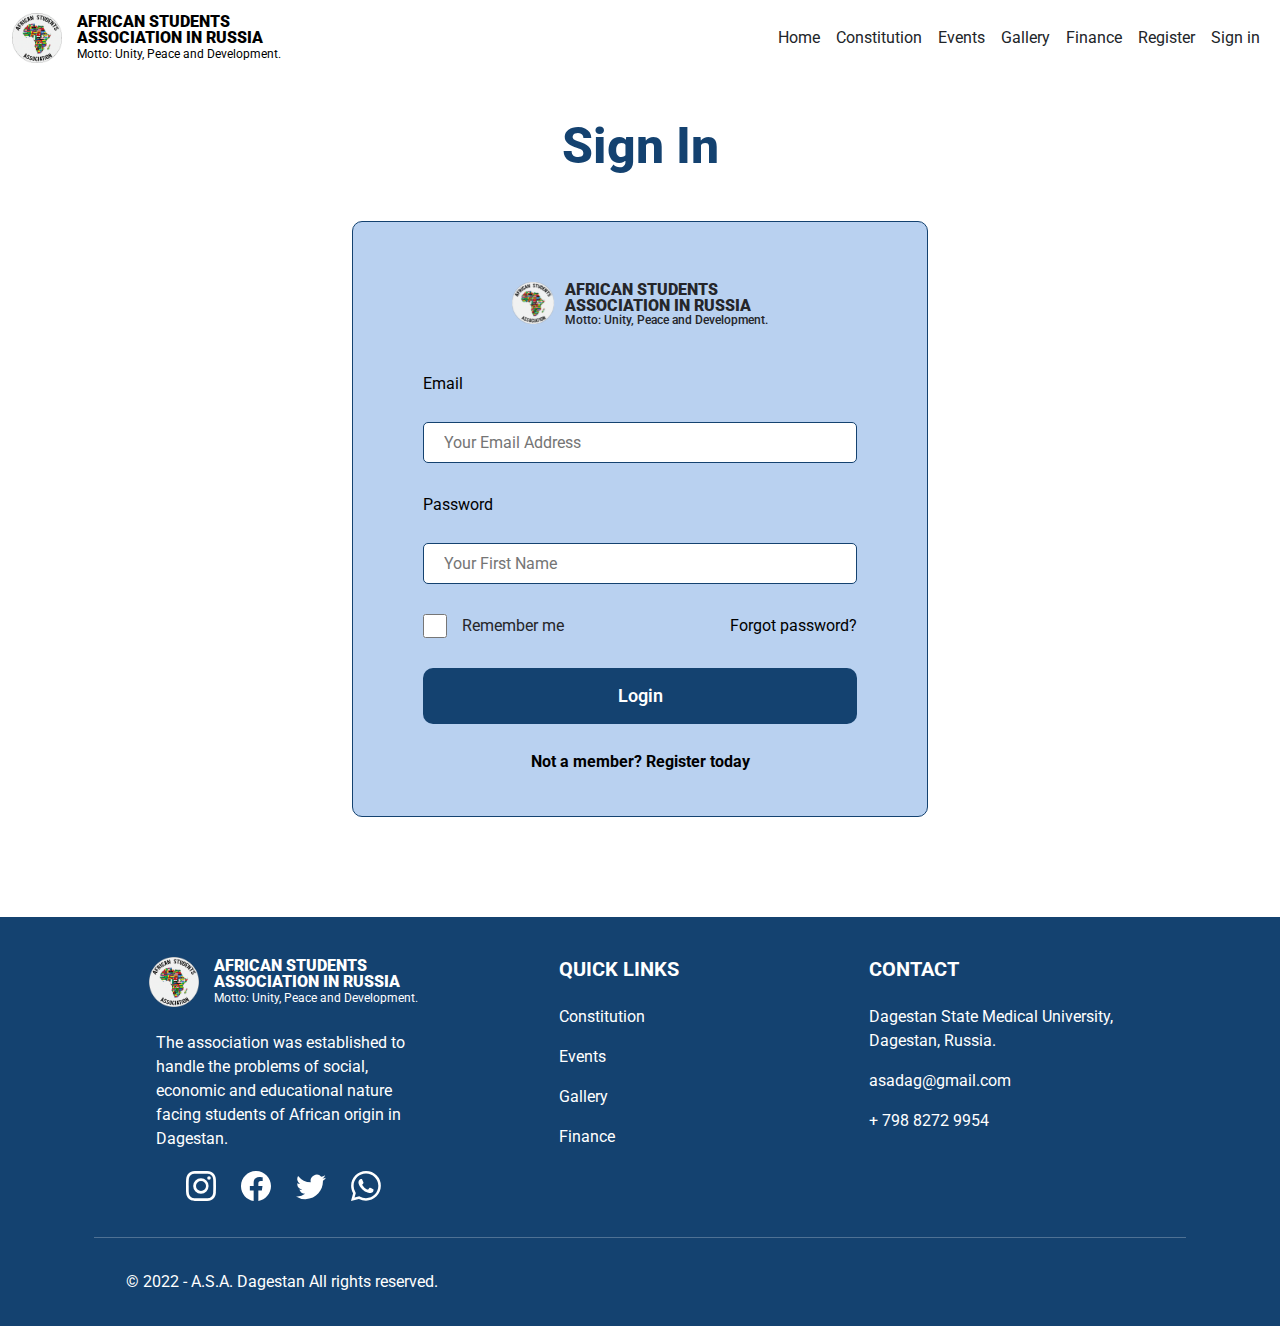
<file: sign-in.html>
<!DOCTYPE html>
<html lang="en">
<head>
    <meta charset="UTF-8">
    <meta http-equiv="X-UA-Compatible" content="IE=edge">
    <meta name="viewport" content="width=device-width, initial-scale=1.0">
    <link rel="preconnect" href="https://fonts.googleapis.com">
    <link rel="preconnect" href="https://fonts.gstatic.com" crossorigin>
    <link href="https://fonts.googleapis.com/css2?family=Roboto&display=swap" rel="stylesheet">
    <link href="https://cdn.jsdelivr.net/npm/bootstrap@5.2.3/dist/css/bootstrap.min.css" rel="stylesheet">
    <script src="https://cdn.jsdelivr.net/npm/bootstrap@5.2.3/dist/js/bootstrap.bundle.min.js"></script>
    <!-- Main stylesheet -->
    <link rel="stylesheet" href="style.css">
    <!-- Mobile stylesheet -->
    <link rel="stylesheet"  media="(max-width:460px)" href="mobile.css">
    <!-- Navigation Stylesheet -->
    <link rel="stylesheet" href="nav.css">
    <!-- Footer Stylesheet -->
    <link rel="stylesheet" href="footer.css">
    <title>Sign In</title>
</head>
<body>
    <nav class="navbar navbar-expand-sm bg-white fixed-top">
        <div class="container-fluid">
            <a class="navbar-brand logo" href="#dn">
                <img src="images\asa-removebg.png" style="width:50px" alt="Logo">
                <span class="logo-text">
                    <span class="font-16">AFRICAN STUDENTS</span>
                    <span class="font-16">ASSOCIATION IN RUSSIA</span>
                    <span class="font-12">Motto: Unity, Peace and Development.</span>
                </span> 
            </a>
            <button class="navbar-toggler" type="button" data-bs-toggle="collapse" data-bs-target="#collapsibleNavbar">
                <span class="navbar-toggler-icon"></span>
            </button>
            <div class="collapse navbar-collapse justify-content-end" id="collapsibleNavbar">
                <ul class="navbar-nav">
                    <li class="nav-item">
                        <a class="nav-link text-dark" href="index.html">Home</a>
                    </li>
                    <li class="nav-item">
                        <a class="nav-link text-dark" href="constitution.html">Constitution</a>
                    </li>
                    <li class="nav-item">
                        <a class="nav-link text-dark" href="events.html">Events</a>
                    </li>
                    <li class="nav-item">
                        <a class="nav-link text-dark" href="gallery.html">Gallery</a>
                    </li>
                    <li class="nav-item">
                        <a class="nav-link text-dark" href="finance.html">Finance</a>
                    </li>
                    <li class="nav-item">
                        <a class="nav-link text-dark" href="register.html">Register</a>
                    </li>
                    <li class="nav-item">
                        <a class="nav-link text-dark" href="sign-in.html">Sign in</a>
                    </li>
                </ul>
            </div> 
        </div>
    </nav>
    
    <h2 class="h2style-alt" style="margin-top: 80px;">Sign In</h2>

    <div class="login-container">
        <div class="login-logo-container">
            <img src="images/logo2.svg" alt="ASA Logo">
            <div class="login-logo-container-text">
                <div class="text-container1">
                    <b class="p8style">AFRICAN STUDENTS ASSOCIATION IN RUSSIA</b>
                </div>
                <div class="text-container2">
                    <b class="p9style">Motto: Unity, Peace and Development.</b>
                </div>
            </div>
        </div>

        <form class="input-container2">
            <div class="input-rows2">
                <div class="input-rows-sub2">
                    <p>Email</p>
                    <input type="email" placeholder="Your Email Address">
                </div>
            </div>
            <div class="input-rows2">
                <div class="input-rows-sub2">
                    <p>Password</p>
                    <input type="password" placeholder="Your First Name">
                </div>
            </div>
            <div class="input-rows3">
                <div class="input-rows-sub3-alt">
                    <input type="checkbox" name="" id="">
                    <label>Remember me</label>
                </div>
                <div class="input-rows-sub3">
                    <a href="#">Forgot password?</a>
                </div>
            </div>
            <div class="button-container2">
                <button type="submit" class="button-alt-3">Login</button>
                <b>Not a member? Register today</b>
            </div>
        </form>
    </div>

    <!-- Footer -->
    <footer class="text-center text-lg-start text-white mt-auto" style="background-color: #144270">
        <!-- Grid container -->
        <div class="container p-4 pb-0">
          <!-- Section: Links -->
          <section class="">
            <!--Grid row-->
            <div class="row">
              <!-- Grid column -->
              <div class="col-md-4 col-lg-3 col-xl-3 mx-auto mt-3">
                  <a class="navbar-brand mb-4 logo">
                      <img src="images\asa-removebg.png" style="width:50px" alt="Logo">
                      <span class="logo-text">
                          <span class="font-16">AFRICAN STUDENTS</span>
                          <span class="font-16">ASSOCIATION IN RUSSIA</span>
                          <span class="font-12">Motto: Unity, Peace and Development.</span>
                      </span> 
                  </a>
                <p>
                  The association was established to handle the problems of social, 
                  economic and educational nature facing students of African origin in Dagestan.
                </p>
                  <!-- Grid column -->
                <div class="social-icons">
                  <!-- Instagram -->
                  <svg xmlns="http://www.w3.org/2000/svg" width="30" height="30" fill="currentColor" class="bi bi-instagram" viewBox="0 0 16 16">
                    <path d="M8 0C5.829 0 5.556.01 4.703.048 3.85.088 3.269.222 2.76.42a3.917 3.917 0 0 0-1.417.923A3.927 3.927 0 0 0 .42 2.76C.222 3.268.087 3.85.048 4.7.01 5.555 0 5.827 0 8.001c0 2.172.01 2.444.048 3.297.04.852.174 1.433.372 1.942.205.526.478.972.923 1.417.444.445.89.719 1.416.923.51.198 1.09.333 1.942.372C5.555 15.99 5.827 16 8 16s2.444-.01 3.298-.048c.851-.04 1.434-.174 1.943-.372a3.916 3.916 0 0 0 1.416-.923c.445-.445.718-.891.923-1.417.197-.509.332-1.09.372-1.942C15.99 10.445 16 10.173 16 8s-.01-2.445-.048-3.299c-.04-.851-.175-1.433-.372-1.941a3.926 3.926 0 0 0-.923-1.417A3.911 3.911 0 0 0 13.24.42c-.51-.198-1.092-.333-1.943-.372C10.443.01 10.172 0 7.998 0h.003zm-.717 1.442h.718c2.136 0 2.389.007 3.232.046.78.035 1.204.166 1.486.275.373.145.64.319.92.599.28.28.453.546.598.92.11.281.24.705.275 1.485.039.843.047 1.096.047 3.231s-.008 2.389-.047 3.232c-.035.78-.166 1.203-.275 1.485a2.47 2.47 0 0 1-.599.919c-.28.28-.546.453-.92.598-.28.11-.704.24-1.485.276-.843.038-1.096.047-3.232.047s-2.39-.009-3.233-.047c-.78-.036-1.203-.166-1.485-.276a2.478 2.478 0 0 1-.92-.598 2.48 2.48 0 0 1-.6-.92c-.109-.281-.24-.705-.275-1.485-.038-.843-.046-1.096-.046-3.233 0-2.136.008-2.388.046-3.231.036-.78.166-1.204.276-1.486.145-.373.319-.64.599-.92.28-.28.546-.453.92-.598.282-.11.705-.24 1.485-.276.738-.034 1.024-.044 2.515-.045v.002zm4.988 1.328a.96.96 0 1 0 0 1.92.96.96 0 0 0 0-1.92zm-4.27 1.122a4.109 4.109 0 1 0 0 8.217 4.109 4.109 0 0 0 0-8.217zm0 1.441a2.667 2.667 0 1 1 0 5.334 2.667 2.667 0 0 1 0-5.334z"/>
                  </svg>
      
                  <!-- Facebook -->
                  <svg xmlns="http://www.w3.org/2000/svg" width="30" height="30" fill="currentColor" class="bi bi-facebook" viewBox="0 0 16 16">
                    <path d="M16 8.049c0-4.446-3.582-8.05-8-8.05C3.58 0-.002 3.603-.002 8.05c0 4.017 2.926 7.347 6.75 7.951v-5.625h-2.03V8.05H6.75V6.275c0-2.017 1.195-3.131 3.022-3.131.876 0 1.791.157 1.791.157v1.98h-1.009c-.993 0-1.303.621-1.303 1.258v1.51h2.218l-.354 2.326H9.25V16c3.824-.604 6.75-3.934 6.75-7.951z"/>
                  </svg>
      
                  <!-- Twitter -->
                  <svg xmlns="http://www.w3.org/2000/svg" width="30" height="30" fill="currentColor" class="bi bi-twitter" viewBox="0 0 16 16">
                    <path d="M5.026 15c6.038 0 9.341-5.003 9.341-9.334 0-.14 0-.282-.006-.422A6.685 6.685 0 0 0 16 3.542a6.658 6.658 0 0 1-1.889.518 3.301 3.301 0 0 0 1.447-1.817 6.533 6.533 0 0 1-2.087.793A3.286 3.286 0 0 0 7.875 6.03a9.325 9.325 0 0 1-6.767-3.429 3.289 3.289 0 0 0 1.018 4.382A3.323 3.323 0 0 1 .64 6.575v.045a3.288 3.288 0 0 0 2.632 3.218 3.203 3.203 0 0 1-.865.115 3.23 3.23 0 0 1-.614-.057 3.283 3.283 0 0 0 3.067 2.277A6.588 6.588 0 0 1 .78 13.58a6.32 6.32 0 0 1-.78-.045A9.344 9.344 0 0 0 5.026 15z"/>
                  </svg>
      
                  <!-- Whatsapp -->
                    <svg xmlns="http://www.w3.org/2000/svg" width="30" height="30" fill="currentColor" class="bi bi-whatsapp" viewBox="0 0 16 16">
                        <path d="M13.601 2.326A7.854 7.854 0 0 0 7.994 0C3.627 0 .068 3.558.064 7.926c0 1.399.366 2.76 1.057 3.965L0 16l4.204-1.102a7.933 7.933 0 0 0 3.79.965h.004c4.368 0 7.926-3.558 7.93-7.93A7.898 7.898 0 0 0 13.6 2.326zM7.994 14.521a6.573 6.573 0 0 1-3.356-.92l-.24-.144-2.494.654.666-2.433-.156-.251a6.56 6.56 0 0 1-1.007-3.505c0-3.626 2.957-6.584 6.591-6.584a6.56 6.56 0 0 1 4.66 1.931 6.557 6.557 0 0 1 1.928 4.66c-.004 3.639-2.961 6.592-6.592 6.592zm3.615-4.934c-.197-.099-1.17-.578-1.353-.646-.182-.065-.315-.099-.445.099-.133.197-.513.646-.627.775-.114.133-.232.148-.43.05-.197-.1-.836-.308-1.592-.985-.59-.525-.985-1.175-1.103-1.372-.114-.198-.011-.304.088-.403.087-.088.197-.232.296-.346.1-.114.133-.198.198-.33.065-.134.034-.248-.015-.347-.05-.099-.445-1.076-.612-1.47-.16-.389-.323-.335-.445-.34-.114-.007-.247-.007-.38-.007a.729.729 0 0 0-.529.247c-.182.198-.691.677-.691 1.654 0 .977.71 1.916.81 2.049.098.133 1.394 2.132 3.383 2.992.47.205.84.326 1.129.418.475.152.904.129 1.246.08.38-.058 1.171-.48 1.338-.943.164-.464.164-.86.114-.943-.049-.084-.182-.133-.38-.232z"/>
                    </svg>
                </div>
              </div>
              <!-- Grid column -->
    
              <hr class="w-100 clearfix d-md-none" />
    
              <!-- Grid column -->
              <div class="col-md-4 col-lg-2 col-xl-2 mx-auto mt-3">
                <h5 class="text-uppercase mb-4 font-weight-bold"><b>QUICK LINKS</b></h5>
                <p>
                  <a class="text-white text-dec">Constitution</a>
                </p>
                <p>
                  <a class="text-white text-dec">Events</a>
                </p>
                <p>
                  <a class="text-white text-dec">Gallery</a>
                </p>
                <p>
                  <a class="text-white text-dec">Finance</a>
                </p>
              </div>
    
              <!-- Grid column -->
              <hr class="w-100 clearfix d-md-none" />
    
              <!-- Grid column -->
              <div class="col-md-4 col-lg-3 col-xl-3 mx-auto mt-3">
                <h5 class="text-uppercase mb-4 font-weight-bold"><b>Contact</b></h5>
                <p>
                  Dagestan State Medical University, Dagestan, Russia.
                </p>
                <p>
                  asadag@gmail.com
                 </p>
                <p>
                  + 798 8272 9954
                </p>
              </div>
              <!-- Grid column -->
            </div>
            <!--Grid row-->
          </section>
          <!-- Section: Links -->
    
          <hr class="my-3">
    
          <!-- Section: Copyright -->
          <section class="p-3 pt-0">
            <div class="row d-flex align-items-center">
              <!-- Grid column -->
              <div class="col-md-7 col-lg-8 text-center text-md-start">
                <!-- Copyright -->
                <div class="p-3">
                  © 2022 - A.S.A. Dagestan All rights reserved.
                </div>
                <!-- Copyright -->
              </div>
              <!-- Grid column -->
          </section>
          <!-- Section: Copyright -->
        </div>
        <!-- Grid container -->
      </footer>
      <!-- Footer -->
</body>
</html>
</file>
<file: style.css>
body {
    outline: 0;
    padding: 0;
    margin: 0;
    font-family: "Roboto", "Sans Serif";
}

* {
    box-sizing: border-box;
    outline: 0;
    padding: 0;
    margin: 0;
}

.container1 {
    background-color: #B9D1F0;
    width: 100%;
    height: auto;
    display: flex;
    flex-direction: row;
    align-items: center;
    padding: 64px;
    gap: 100px;
}

.container1-left {
    display: flex;
    flex-direction: column;
    justify-content: center;
    align-items: flex-start;
    gap: 26px;

    width: 50%;
    height: auto;
}


.container1-right {
    display: flex;
    flex-direction: column;
    justify-content: center;
    align-items: flex-start;
    gap: 26px;

    width: 50%;
    height: auto;
}

.container1-right > img {
    width: 100%;
    border-radius: 20px;
}

.container2 {
    width: 100%;
    display: flex;
    flex-direction: column;
    align-items: center;
    padding: 0px 64px;
    gap: 77px;
    margin-top: 50px;
    margin-bottom: 70px;
}

.container2sub {
    display: flex;
    flex-direction: row;
    align-items: center;
    padding: 0px;
    gap: 80px;
    height: auto;
    width: 85%;
}

.aboutcon {
    display: flex;
    flex-direction: column;
    align-items: center;
    padding: 0px;
    gap: 29px;

    width: 100%;
    height: 100%;
}

.aboutconsub {
    display: flex;
    flex-direction: column;
    align-items: center;
    padding: 0px;
    gap: 22px;
    width: 100%;
    height: auto;
}

.aboutconsubp1 {
    font-weight: 800;
    font-size: 30px;
    line-height: 24px;
    display: flex;
    align-items: center;
    text-align: center;
    color: #001B36;
}

.aboutconsubp2 {
    font-weight: 400;
    font-size: 20px;
    line-height: 24px;
    text-align: center;
    color: #000000;
}

.container3 {
    display: flex;
    flex-direction: column;
    align-items: center;
    padding: 0px 64px;
    width: 100%;
    height: auto;
    gap: 28px;
    margin-bottom: 50px;
}

.container4 {
    display: flex;
    flex-direction: row;
    align-items: center;
    justify-content: center;
    padding: 0px 64px;
    gap: 54px;
    width: auto;
    height: auto;
    margin-bottom: 100px;
}

.container4 > img {
    width: 20%;
}

.container5 {
    display: flex;
    flex-direction: column;
    align-items: center;
    padding: 60px 64px;
    gap: 30px;
    width: 100%;
    height: auto;
    background: #EEEEEE;
}

.container5sub {
    display: flex;
    flex-direction: row;
    align-items: center;
    padding: 0px;
    gap: 50px;
    width: 100%;
    height: auto;
}

.container5sub-left {
    display: flex;
    flex-direction: column;
    justify-content: center;
    align-items: flex-start;
    padding: 0px 20px;
    width: 55%;
    height: auto;
}

.container5sub-right {
    display: flex;
    flex-direction: column;
    justify-content: center;
    align-items: flex-start;
    gap: 10px;
    width: 45%;
    height: auto;
}

.container6 {
    height: auto;
    border-bottom: 1px solid #144270;
}

.container6 > img {
    width: 100%;
}

.container7 {
    display: flex;
    flex-direction: row;
    align-items: center;
    justify-content: center;
    padding: 0px;
    width: 92%;
    height: auto;
    margin: 0 auto;
    margin-top: 100px;
    margin-bottom: 100px;
    background-color: #B9D1F0;
}

.container7-left {
    display: flex;
    flex-direction: column;
    gap: 11px;
    width: 50%;
    height: auto;
}

.container7-left-sub {
    display: flex;
    flex-direction: column;
    align-items: flex-start;
    padding: 55px;
    gap: 20px;
    width: 100%;
    height: auto;
}

.container7-right {
    display: flex;
    flex-direction: column;
    align-items: center;
    justify-content: center;
    width: 50%;
    height: auto;
}

.container7-right-sub {
    display: flex;
    flex-direction: column;
    align-items: flex-start;
    padding: 0px;
    width: 100%;
    height: 500px;
    background-image: url('images/mallet.png');
    background-size: cover;   
}

.container7-right-sub > h2 {
    display: none;
}

.container8 {
    display: flex;
    flex-direction: column;
    align-items: center;
    justify-content: center;
    padding-top: 30px;
    width: 100%;
    height: auto;
    margin: 0 auto;
}

.event-container-1 {
    display: flex;
    flex-direction: row;
    align-items: center;
    justify-content: center;
    gap: 40px;
    width: 100%;
    height: auto;
    padding: 0px 64px;
}

.event-card {
    display: flex;
    flex-direction: column;
    width: 100%;
    height: auto;

    border: 1px solid #144270;
    border-radius: 20px;
}

.event-card-image {
    width: 100%;
    height: 300px;
    border-radius: 20px 20px 0px 0px;
}

.event-card-image > img {
    width: 100%;
    height: 100%;
    border-radius: 20px 20px 0px 0px;
}

.event-card-body {
    display: flex;
    flex-direction: column;
    align-items: flex-start;
    padding: 20px 30px 10px;
    gap: 10px;

    width: 100%;
    height: auto;
}

.learnmore {
    display: flex;
    flex-direction: row;
    align-items: flex-start;
    width: 100%;
    height: auto;
}

.event-card-datetime {
    display: flex;
    flex-direction: row;
    padding: 10px 30px;
    gap: 10px;
    
    width: 100%;
    height: 40px;
    background: #144270;
    border-top: 1px solid #808080;
    border-radius: 0px 0px 20px 20px;
}

.press-release-container {
    display: flex;
    flex-direction: column;
    align-items: center;
    justify-content: space-evenly;
    padding: 54px 120px;
    width: 100%;
    height: auto;
    background: #B9D1F0;
    margin-top: 150px;
    margin-bottom: 200px;
}

.press-header {
    display: flex;
    flex-direction: column;
    align-items: center;
}

.press-pdf {
    display: flex;
    flex-direction: row;
    justify-content: center;
    align-items: center;
    padding: 10px;
    gap: 70px;
    width: 100%;
    height: auto;
}

.pdf-file {
    display: flex;
    flex-direction: row;
    align-items: flex-start;
    padding: 32px 60px;
    gap: 10px;  
    width: 100%;
    height: auto;
    background: #FFFFFF;
    border: 1px solid #144270;
    border-radius: 10px;
}

.pdf-file-sub {
    display: flex;
    flex-direction: column;
    align-items: center;
    padding: 0px;
    gap: 20px;
    width: 100%;
    height: auto;
}


.container9 {
    display: flex;
    flex-direction: column;
    align-items: center;
    justify-content: center;
    padding: 0px;
    
    width: 100%;
    height: auto;
    margin-bottom: 30px;
}

.container10 {
    display: flex;
    flex-direction: column;
    align-items: center;
    justify-content: center;
    padding: 40px 64px;
    gap: 50px;
    
    width: 100%;
    height: auto;
    background: #B9D1F0; 
    margin-bottom: 100px;
}

.album-tag {
    display: flex;
    flex-direction: row;
    justify-content: center;
    align-items: center;
    padding: 0px;
    gap: 32px;
    
    width: 100%;
    height: auto;
}

.tags1 {
    display: flex;
    flex-direction: row;
    justify-content: center;
    align-items: center;
    gap: 32px;
}

.tags2 {
    display: flex;
    flex-direction: row;
    justify-content: center;
    align-items: center;
    gap: 32px;
}

.album-images {
    display: flex;
    flex-direction: row;
    align-items: center;
    justify-content: center;
    padding: 0px;
    gap: 56px;
    width: 100%;
    height: auto;
}

.album-images > img {
    max-width: 30%;
    border-radius: 10px;
}

.container11 {
    display: flex;
    flex-direction: column;
    align-items: center;
    justify-content: center;
    text-align: center;
    padding: 0px;
    width: 100%;
    height: auto;
    margin-top: 30px;
    margin-bottom: 15px;
}

.pricing-container {
    display: flex;
    flex-direction: column;
    align-items: center;
    justify-content: center;
    padding: 40px 64px;
    
    width: 100%;
    height: auto;
    
    background: #B9D1F0;
    margin-bottom: 100px;
}

.pricing-container-sub {
    display: flex;
    flex-direction: row;
    justify-content: space-evenly;
    align-items: center;
    padding: 20px 50px;
    gap: 30px;
    
    width: 100%;
    height: auto;
}

.pricing-card {
    display: flex;
    flex-direction: column;
    align-items: center;
    justify-content: center;
    padding: 40px 0px;
    width: 100%;
    height: auto;
    
    /* Primary */
    
    border: 1px solid #144270;
    border-radius: 20px;
    background-color: white;
}

.pricing-info {
    display: flex;
    flex-direction: column;
    align-items: center;
    width: 100%;
    height: auto;
    padding: 0px;
    gap: 10px;
}

.register-container {
    display: flex;
    flex-direction: column;
    align-items: center;
    justify-content: center;
    padding: 50px 80px;
    gap: 38px;
    
    width: 50%;
    height: auto;
    margin: 0 auto;
    
    background: #B9D1F0;
    border: 1px solid #144270;
    border-radius: 10px;
    margin-bottom: 100px;
}

.register-logo-container {
    display: flex;
    flex-direction: row;
    align-items: center;
    justify-content: center;
    padding: 10px;
    gap: 10px;
    
    width: 100%;
    height: auto;
}

.register-logo-container-text {
    display: flex;
    flex-direction: column;
    align-items: flex-start;
    padding: 0px;
    gap: 6px;
    
    width: 204px;
    height: 42px;
}

.text-container1 {
    display: flex;
    flex-direction: row;
    align-items: flex-start;
    padding: 0px;
    gap: 10px;
    
    width: 204px;
    height: 32px;
}

.text-container2 {
    display: flex;
    flex-direction: row;
    align-items: flex-start;
    padding: 0px;
    gap: 10px;
    
    width: 204px;
    height: 0px;
}

.input-container {
    display: flex;
    flex-direction: column;
    align-items: flex-end;
    padding: 0px;
    gap: 30px;
    
    width: 100%;
    height: auto;
}

.input-rows {
    display: flex;
    flex-direction: row;
    align-items: flex-start;
    padding: 0px;
    gap: 34px;
    
    width: 100%;
    height: 100%;
}

.input-rows-sub {
    display: flex;
    flex-direction: column;
    align-items: flex-start;
    padding: 0px;
    gap: 0px;
    
    width: 100%;
    height: 100%;
}

.input-rows-sub > input {
    display: flex;
    flex-direction: row;
    align-items: center;
    padding: 10px 20px;
    gap: 10px;
    width: 100%;
    height: auto;
    background: #FFFFFF;
    border: 1px solid #144270;
    border-radius: 5px;
}

.button-container {
    display: flex;
    flex-direction: column;
    align-items: center;
    padding: 0px;
    gap: 26px;
    
    width: 100%;
    height: auto;
}

.login-container {
    display: flex;
    flex-direction: column;
    align-items: center;
    padding: 50px 70px;
    gap: 38px;
    
    width: 45%;
    height: auto;
    margin: 0 auto;
    
    background: #B9D1F0;
    border: 1px solid #144270;
    border-radius: 10px;
    margin-bottom: 100px;
}

.login-logo-container {
    display: flex;
    flex-direction: row;
    align-items: center;
    justify-content: center;
    padding: 10px;
    gap: 10px;
    
    width: 100%;
    height: auto;
}

.login-logo-container-text {
    display: flex;
    flex-direction: column;
    align-items: flex-start;
    padding: 0px;
    gap: 6px;
    
    width: 204px;
    height: 42px;
}

.input-container2 {
    display: flex;
    flex-direction: column;
    align-items: center;
    padding: 0px;
    gap: 30px;
    
    width: 100%;
    height: auto;
}

.input-rows2 {
    display: flex;
    flex-direction: row;
    align-items: flex-start;
    padding: 0px;
    width: 100%;
    height: 100%;
}

.input-rows3 {
    display: flex;
    flex-direction: row;
    align-items: center;
    padding: 0px;
    gap: 0px;
    
    width: 100%;
    height: auto;
}

.input-rows-sub3 {
    display: flex;
    flex-direction: row;
    align-items: center;
    justify-content: right;
    padding: 0px;
    gap: 40px;
    
    width: 100%;
    height: 100%;

    font-weight: 400;
    font-size: 16px;
    line-height: 16px;
}

.input-rows-sub3-alt {
    display: flex;
    flex-direction: row;
    align-items: center;
    padding: 0px;
    gap: 15px;
    
    width: 100%;
    height: auto;
    
    font-weight: 400;
    font-size: 16px;
    line-height: 16px;
    
    color: #25262A;
    
}

.input-rows-sub3-alt > input[type=checkbox] {
    width: 24px;
    height: 24px;
    border: 1px solid #144270;
    border-radius: 5px;
}

.input-rows-sub2 {
    display: flex;
    flex-direction: column;
    align-items: flex-start;
    padding: 0px;
    gap: 10px;
    width: 100%;
    height: 100%;
}

.input-rows-sub2 > input {
    display: flex;
    flex-direction: row;
    align-items: center;
    padding: 10px 20px;
    gap: 10px;
    
    width: 100%;
    height: 100%;
    
    background: #FFFFFF;
    /* Primary */
    
    border: 1px solid #144270;
    border-radius: 5px;
}

.button-container2 {
    display: flex;
    flex-direction: column;
    align-items: center;
    padding: 0px;
    gap: 26px;
    
    width: 100%;
    height: 98px;
}

.forgot-password-container {
    display: flex;
    flex-direction: column;
    align-items: center;
    padding: 0px;
    gap: 27px;
    margin: 0 auto;
    width: 50%;
    height: auto;
    margin-top: 50px;
}

.input3 {
    display: flex;
    flex-direction: row;
    align-items: center;
    padding: 10px 20px;
    gap: 10px;
    width: 100%;
    margin: 0 auto;
    height: auto;
    background: #FFFFFF;
    border: 1.5px solid #144270;
    border-radius: 5px;
}

.input-rows-email {
    display: flex;
    flex-direction: column;
    align-items: flex-start;
    margin: 0 auto;

    padding: 0px;
    gap: 15px;
    
    width: 60%;
    height: auto;
}

.backto {
    display: flex;
    flex-direction: row;
    align-items: center;
    justify-content: center;
    padding: 0px;
    gap: 20px;
    
    width: 100%;
    height: 26px;
}

.h1style {
    width: 90%;
    height: auto;

    font-family: 'Roboto';
    font-style: normal;
    font-weight: 800;
    font-size: 60px;
    line-height: 70px;
    /* or 117% */

    display: flex;
    align-items: center;

    /* Primary */

    color: #144270;
}

.h1style-forgot {
    font-style: normal;
    font-weight: 800;
    font-size: 40px;
    text-align: center;
    color: #001B36;
}

.h1style-alt {
    font-weight: 800;
    font-size: 60px;
    line-height: 70px;
    align-items: center;
    display: flex;
    color: #144270;
}

.h2style {
    font-weight: 800;
    font-size: 50px;
    display: flex;
    align-items: center;
    text-align: center;
    color: #144270;
}

.h2style-alt {
    font-style: normal;
    font-weight: 800;
    font-size: 50px;
    line-height: 73px;
    text-align: center;
    padding: 30px 0px;
    color: #144270;
}

.h3style {
    font-family: 'Roboto';
    font-style: normal;
    font-weight: 800;
    font-size: 40px;
    color: #001B36;
}

.h3style-alt {
    font-weight: 100;
    font-size: 40px;
    line-height: 73px;
    color: #144270;
}


.h4style {
    font-weight: 800;
    font-size: 25px;
    line-height: 24px;

    display: flex;
    align-items: center;
    /* Primary */

    color: #144270;
}

.p1style {
    font-style: normal;
    font-weight: 400;
    font-size: 16px;
    line-height: 24px;
    /* or 120% */
    align-items: center;
    letter-spacing: 0.04em;

    color: #25262A;
}

.p1style-forgot {
    font-style: normal;
    font-weight: 400;
    font-size: 20px;
    text-align: center;
    line-height: 25px;
    letter-spacing: 0.03em;
    color: #414246;
}

.p2style {
    width: 80%;
    height: auto;

    font-family: 'Roboto';
    font-style: normal;
    font-weight: 400;
    font-size: 20px;
    line-height: 23px;
    text-align: center;

    color: #000000;
}

.p3style {
    font-weight: 700;
    font-size: 16px;
    line-height: 24px;
    color: #144270;
}

.p4style {
    font-weight: 500;
    font-size: 14px;
    line-height: 24px;
    letter-spacing: 0.04em;    
    color: #FFFFFF;
}

.p5style {
    height: 24px;
    font-weight: 500;
    font-size: 50px;
    line-height: 24px;
    /* identical to box height, or 48% */
    
    letter-spacing: 0.04em;
    color: #25262A;
}

.p6style {
    height: 24px;
    font-style: italic;
    font-weight: 500;
    font-size: 16px;
    line-height: 24px;
    letter-spacing: 0.04em;
    color: #25262A;
}


.p7style {
    width: 65%;
    height: auto;
    font-style: normal;
    font-weight: 400;
    font-size: 16px;
    line-height: 24px;
    text-align: center;
    letter-spacing: 0.04em;

    color: #25262A;
}

.p8style {
    width: 204px;
    height: 32px;
    
    font-family: 'Roboto';
    font-style: normal;
    font-weight: 900;
    font-size: 16px;
    line-height: 16px;
    /* or 100% */
    
    display: flex;
    align-items: flex-end;
    
    color: #25262A;
}

.p9style {
    width: 204px;
    height: 0px;
    
    font-family: 'Roboto';
    font-style: normal;
    font-weight: 500;
    font-size: 12px;
    line-height: 0px;
    /* identical to box height, or 0% */
    
    display: flex;
    align-items: center;
    
    color: #25262A;
    
    
    /* Inside auto layout */
    
    flex: none;
    order: 0;
    flex-grow: 1;
}

.button {
    display: flex;
    flex-direction: row;
    justify-content: center;
    align-items: center;
    padding: 15px 30px;
    gap: 10px;

    width: 163px;
    height: 54px;
    color: white;
    font-weight: 700;
    font-size: 16px;
    font-style: normal;
    letter-spacing: 0.04em;

    /* Primary */

    background: #144270;
    border: none;
    border-radius: 5px;
}

.button-alt {
    display: flex;
    flex-direction: row;
    justify-content: center;
    align-items: center;
    padding: 10px;
    gap: 8px;
    
    width: auto;
    height: auto;
    background: #144270;
    border: 1px solid #FFFFFF;
    border-radius: 5px;
    color: white;
    font-weight: 600;
    font-size: 16px;
    font-style: normal;
    letter-spacing: 0.04em;
}

.button-alt-2 {
    display: flex;
    flex-direction: row;
    justify-content: center;
    align-items: center;
    padding: 16px 32px;
    gap: 10px;
    
    width: 180px;
    height: 60px;
    margin: 0 auto;
    border: none;
    font-weight: 600;
    font-size: 20px;
    line-height: 25px;
    color: #FFFFFF;
    /* Primary */
    
    background: #144270;
    box-shadow: 0px 4px 10px rgba(0, 0, 0, 0.4);
    border-radius: 5px;
    margin-bottom: 100px;
    margin-top: 100px;
}

.button-alt-3 {
    display: flex;
    flex-direction: row;
    justify-content: center;
    align-items: center;
    padding: 20px;
    gap: 10px;
    
    width: 100%;
    height: 56px;
    
    /* Primary */
    
    background: #144270;
    border: none;
    border-radius: 10px;
    font-weight: 600;
    font-size: 18px;
    line-height: 16px;
    color: #FFFFFF;
}

.button-alt-4 {
    display: flex;
    flex-direction: row;
    justify-content: center;
    align-items: center;
    padding: 20px;
    gap: 10px;
    
    width: 60%;
    height: auto;
    
    /* Primary */
    
    background: #144270;
    border: none;
    border-radius: 10px;
    

    font-style: normal;
    font-weight: 600;
    font-size: 16px;
    line-height: 16px;
    color: #FFFFFF;
}

#email {
    text-align: left;
}

.hr {
    width: 80px;
    margin: 0 auto;
    border: 1px solid #144270;
    margin-bottom: 50px;
}

.hr2 {
    width: 200px;
    margin: 0 auto;
    border: 1px solid #144270;
    margin-bottom: 25px;   
}
</file>
<file: tablet.css>
body {
    outline: 0;
    padding: 0;
    margin: 0;
    font-family: "Roboto", "Sans Serif";
}

* {
    box-sizing: border-box;
    outline: 0;
    padding: 0;
    margin: 0;
}

.container1 {
    background-color: #B9D1F0;
    width: 100%;
    height: auto;
    display: flex;
    flex-direction: row;
    align-items: center;
    padding: 45px 32px;
    gap: 30px;
}

.container1-left {
    display: flex;
    flex-direction: column;
    justify-content: center;
    align-items: flex-start;
    gap: 5px;

    width: 50%;
    height: auto;
}


.container1-right {
    display: flex;
    flex-direction: column;
    justify-content: center;
    align-items: flex-start;
    gap: 5px;

    width: 50%;
    height: auto;
}

.container1-right > img {
    width: 100%;
    border-radius: 20px;
}

.container2 {
    width: 100%;
    display: flex;
    flex-direction: column;
    align-items: center;
    padding: 0px 32px;
    gap: 30px;
    margin-top: 50px;
    margin-bottom: 70px;
}

.container2sub {
    display: flex;
    flex-direction: row;
    align-items: center;
    padding: 0px;
    gap: 15px;
    height: auto;
    width: 90%;
}

.aboutcon {
    display: flex;
    flex-direction: column;
    align-items: center;
    padding: 0px;
    gap: 16px;

    width: 100%;
    height: auto;
}

.aboutcon > img {
    width: 30%;
}

.aboutconsub {
    display: flex;
    flex-direction: column;
    align-items: center;
    padding: 0px;
    gap: 12px;
    width: 100%;
    height: auto;
}

.aboutconsubp1 {
    font-weight: 700;
    font-size: 24px;
    line-height: 28px;
    display: flex;
    align-items: center;
    text-align: center;
    color: #001B36;
}

.aboutconsubp2 {
    font-weight: 400;
    font-size: 16px;
    line-height: 19px;
    text-align: center;
    color: #000000;
}

.container3 {
    display: flex;
    flex-direction: column;
    align-items: center;
    padding: 0px 32px;
    width: 100%;
    height: auto;
    gap: 20px;
    margin-bottom: 50px;
}

.container4 {
    display: flex;
    flex-direction: row;
    align-items: center;
    justify-content: center;
    padding: 0px 32px;
    gap: 32px;
    width: 100%;
    height: auto;
    margin-bottom: 100px;
}

.container5 {
    display: flex;
    flex-direction: column;
    align-items: center;
    padding: 30px 32px;
    gap: 30px;
    width: 100%;
    height: auto;
    background: #EEEEEE;
}

.container5sub {
    display: flex;
    flex-direction: row;
    align-items: center;
    padding: 0px;
    gap: 25px;
    width: 100%;
    height: auto;
}

.container5sub-left {
    display: flex;
    flex-direction: column;
    justify-content: center;
    align-items: flex-start;
    padding: 0px;
    width: 55%;
    height: auto;
}

.container5sub-right {
    display: flex;
    flex-direction: column;
    justify-content: center;
    align-items: flex-start;
    gap: 10px;
    width: 45%;
    height: auto;
}

.container7 {
    display: flex;
    flex-direction: row;
    align-items: center;
    justify-content: center;
    padding: 0px;
    width: 90%;
    height: auto;
    margin: 0 auto;
    margin-top: 100px;
    margin-bottom: 100px;
    background-color: #B9D1F0;
}

.container7-left {
    display: flex;
    flex-direction: column;
    padding: 0;
    width: 50%;
    height: auto;
}

.container7-left-sub {
    display: flex;
    flex-direction: column;
    align-items: flex-start;
    padding: 30px 56px 30px 25px;
    gap: 5px;
    width: 100%;
    height: auto;
}

.container7-right {
    display: flex;
    flex-direction: column;
    align-items: center;
    justify-content: center;
    width: 50%;
    height: auto;
}

.container7-right-sub {
    display: flex;
    flex-direction: column;
    align-items: flex-start;
    padding: 0px;
    gap: 20px;
    width: 100%;
    height: 420px;
    background-image: url('images/mallet.png');    
}

.container7-right-sub > h2 {
    display: none;
}

.container8 {
    display: flex;
    flex-direction: column;
    align-items: center;
    justify-content: center;
    padding-top: 30px;
    width: 100%;
    height: auto;
    margin: 0 auto;
}

.event-container-1 {
    display: flex;
    flex-direction: row;
    align-items: center;
    justify-content: center;
    gap: 20px;
    width: 100%;
    height: auto;
    padding: 0px 32px;
}

.event-card {
    display: flex;
    flex-direction: column;
    width: 100%;
    height: auto;

    border: 1px solid #144270;
    border-radius: 10px;
}

.event-card-image {
    width: 100%;
    height: 200px;
    border-radius: 10px 10px 0px 0px;
}

.event-card-image > img {
    max-width: 100%;
    height: 200px;
    border-radius: 10px 10px 0px 0px;
}

.event-card-body {
    display: flex;
    flex-direction: column;
    align-items: flex-start;
    padding: 20px 15px 5px;
    gap: 10px;

    width: 100%;
    height: auto;
}

.event-card-datetime {
    display: flex;
    flex-direction: row;
    padding: 10px 15px;
    gap: 10px;
    
    width: 100%;
    height: 40px;
    background: #144270;
    border-top: 1px solid #808080;
    border-radius: 0px 0px 10px 10px;
}

.press-release-container {
    display: flex;
    flex-direction: column;
    align-items: center;
    justify-content: space-evenly;
    padding: 40px 32px;
    width: 100%;
    height: auto;
    background: #B9D1F0;
    margin-top: 100px;
    margin-bottom: 150px;
}

.press-pdf {
    display: flex;
    flex-direction: row;
    justify-content: center;
    align-items: center;
    padding: 5px;
    gap: 20px;
    width: 100%;
    height: auto;
}

.pdf-file {
    display: flex;
    flex-direction: row;
    align-items: flex-start;
    padding: 15px 0px;
    gap: 5px;  
    width: 100%;
    height: auto;
    background: #FFFFFF;
    border: 1px solid #144270;
    border-radius: 10px;
}

.pdf-file-sub {
    display: flex;
    flex-direction: column;
    align-items: center;
    padding: 0px;
    gap: 10px;
    width: 100%;
    height: auto;
}

.pdf-file-sub > img {
    width: 40px;
}

.container10 {
    display: flex;
    flex-direction: column;
    align-items: center;
    justify-content: center;
    padding: 30px 0px;
    gap: 25px;
    
    width: 100%;
    height: auto;
    background: #B9D1F0; 
    margin-bottom: 25px;
}

.album-tag {
    display: flex;
    flex-direction: row;
    justify-content: center;
    align-items: center;
    flex-wrap: wrap;
    padding: 0px;
    gap: 20px;
    
    width: 100%;
    height: auto;
}

.tags1 {
    display: flex;
    flex-direction: row;
    justify-content: center;
    align-items: center;
    gap: 32px;
}

.tags2 {
    display: flex;
    flex-direction: row;
    justify-content: center;
    align-items: center;
    gap: 32px;
}

.album-images {
    display: flex;
    flex-direction: row;
    align-items: center;
    justify-content: center;
    padding: 0px;
    gap: 23px;
    width: 100%;
    height: auto;
}

/* .album-images > img {
    width: 40%;
    border-radius: 10px;
} */

.pricing-container {
    display: flex;
    flex-direction: column;
    align-items: center;
    justify-content: center;
    padding: 25px 32px;
    
    width: 100%;
    height: auto;
    
    background: #B9D1F0;
    margin-bottom: 50px;
}

.pricing-container-sub {
    display: flex;
    flex-direction: row;
    justify-content: space-evenly;
    align-items: center;
    padding: 10px 25px;
    gap: 15px;
    
    width: 100%;
    height: auto;
}

.pricing-card {
    display: flex;
    flex-direction: column;
    align-items: center;
    justify-content: center;
    padding: 20px 0px;
    width: 100%;
    height: auto;
    
    /* Primary */
    
    border: 1px solid #144270;
    border-radius: 10px;
    background-color: white;
}

.pricing-info {
    display: flex;
    flex-direction: column;
    align-items: center;
    width: 100%;
    height: auto;
    padding: 0px;
    gap: 5px;
}

.h1style {
    width: 100%;
    height: auto;

    font-family: 'Roboto';
    font-style: normal;
    font-weight: 800;
    font-size: 36px;
    line-height: 42px;
    /* or 117% */

    display: flex;
    align-items: center;

    /* Primary */

    color: #144270;
}

.h1style-alt {
    font-weight: 800;
    font-size: 32px;
    line-height: 38px;
    align-items: center;
    display: flex;
    color: #144270;
}

.h2style {
    font-weight: 800;
    font-size: 32px;
    display: flex;
    align-items: center;
    text-align: center;
    color: #144270;
}

.h3style {
    font-family: 'Roboto';
    font-style: normal;
    font-weight: 800;
    font-size: 32px;
    color: #001B36;
}

.h3style-alt {
    font-weight: 300;
    font-size: 22px;
    line-height: 39px;
    color: #144270;
}

.h4style {
    font-weight: 800;
    font-size: 22px;
    line-height: 20px;

    display: flex;
    align-items: center;
    /* Primary */

    color: #144270;
}

.p1style {
    font-style: normal;
    font-weight: 400;
    font-size: 16px;
    line-height: 19px;
    /* or 120% */
    align-items: center;
    letter-spacing: 0.04em;

    color: #25262A;
}

.p2style {
    width: 90%;
    height: auto;

    font-family: 'Roboto';
    font-style: normal;
    font-weight: 400;
    font-size: 16px;
    line-height: 19px;
    text-align: center;

    color: #000000;
}

.p4style {
    font-weight: 500;
    font-size: 14px;
    line-height: 24px;
    letter-spacing: 0.04em;    
    color: #FFFFFF;
}

.p5style {
    height: 24px;
    font-weight: 500;
    font-size: 28px;
    line-height: 24px;
    /* identical to box height, or 48% */
    
    letter-spacing: 0.04em;
    color: #25262A;
}

.p6style {
    height: 24px;
    font-style: italic;
    font-weight: 500;
    font-size: 14px;
    line-height: 24px;
    letter-spacing: 0.04em;
    color: #25262A;
}

.p7style {
    width: 75%;
    height: auto;
    font-style: normal;
    font-weight: 400;
    font-size: 14px;
    line-height: 20px;
    text-align: center;
    letter-spacing: 0.04em;

    color: #25262A;
}

.button {
    display: flex;
    flex-direction: row;
    justify-content: center;
    align-items: center;
    padding: 0px;
    gap: 6px;
    
    width: 90px;
    height: 35px;
    
    /* Primary */
    
    background: #144270;
    border-radius: 5px;
    font-weight: 700;
    font-size: 11px;
    line-height: 12px;
 
    display: flex;
    align-items: center;
    
    color: #FFFFFF;
}

.button-alt {
    display: flex;
    flex-direction: row;
    justify-content: center;
    align-items: center;
    padding: 10px;
    gap: 8px;
    
    width: auto;
    height: auto;
    background: #144270;
    border: 1px solid #FFFFFF;
    border-radius: 5px;
    color: white;
    font-weight: 600;
    font-size: 12px;
    font-style: normal;
    letter-spacing: 0.04em;
}

.button-alt-2 {
    display: flex;
    flex-direction: row;
    justify-content: center;
    align-items: center;
    padding: 5px 5px;
    gap: 10px;
    
    width: 120px;
    height: 50px;
    margin: 0 auto;
    border: none;
    font-weight: 600;
    font-size: 16px;
    line-height: 25px;
    color: #FFFFFF;
    /* Primary */
    
    background: #144270;
    box-shadow: 0px 4px 10px rgba(0, 0, 0, 0.4);
    border-radius: 5px;
    margin-bottom: 50px;
    margin-top: 50px;
}

.hr2 {
    width: 120px;
    margin: 0 auto;
    border: 1px solid #144270;
    margin-bottom: 20px;   
}
</file>
<file: mobile.css>
body {
    outline: 0;
    padding: 0;
    margin: 0px;
    font-family: "Roboto", "Sans Serif";
}

* {
    box-sizing: border-box;
    outline: 0;
    padding: 0;
    margin: 0;
}

.container1 {
    width: 100%;
    background-color: #B9D1F0;
    height: auto;
    display: flex;
    flex-direction: column;
    align-items: center;
    padding: 32px 16px;
    gap: 35px;
}

.container1-left {
    display: flex;
    flex-direction: column;
    justify-content: center;
    align-items: flex-start;
    gap: 5px;

    width: 100%;
    height: auto;
}


.container1-right {
    display: flex;
    flex-direction: column;
    justify-content: center;
    align-items: flex-start;

    width: 100%;
    height: auto;
}

.container1-right > img {
    width: 100%;
    border-radius: 20px;
}

.container2 {
    width: 100%;
    display: flex;
    flex-direction: column;
    align-items: center;
    height: auto;
    padding: 0px 16px;
    gap: 30px;
    margin-top: 25px;
    margin-bottom: 35px;
}

.container2sub {
    display: flex;
    flex-direction: column;
    align-items: center;
    padding: 0px;
    gap: 24px;
    height: auto;
    width: 70vw;
}

.aboutcon {
    display: flex;
    flex-direction: column;
    align-items: center;
    padding: 0px;
    gap: 24px;
    
    width: 100%;
    height: auto;
}

.aboutconsub {
    display: flex;
    flex-direction: column;
    align-items: center;
    padding: 0px;
    gap: 16px;
    
    width: 100%;
    height: auto;
}

.aboutcon > img {
    width: 48px;
}

.aboutconsubp1 {
    font-weight: 800;
    font-size: 18px;
    line-height: 24px;
    display: flex;
    align-items: center;
    text-align: center;
    color: #001B36;
}

.aboutconsubp2 {
    font-weight: 400;
    font-size: 16px;
    line-height: 24px;
    text-align: center;
    color: #000000;
}

.container3 {
    width: auto;
    display: flex;
    flex-direction: column;
    align-items: center;
    padding: 0px 16px;
    gap: 10px;
    height: auto;
    margin-bottom: 50px;
}

.container4 {
    display: flex;
    flex-direction: column;
    align-items: center;
    padding: 0px;
    gap: 40px;
    
    width: 100%;
    height: auto;
}

.container4 > img {
    width: 40%;
}

.container5 {
    display: flex;
    flex-direction: column;
    align-items: center;
    padding: 32px 16px 53px;
    gap: 34px;
    
    width: 100%;
    height: auto;
    
    background: #EEEEEE;
}

.container5sub {
    display: flex;
    flex-direction: column;
    align-items: center;
    padding: 0px;
    gap: 34px; 
    width: 100%;
    height: auto;
}

.container5sub-left {
    display: flex;
    flex-direction: column;
    justify-content: center;
    align-items: flex-start;
    padding: 0px 15px;

    width: 100%;
    height: auto;
}

.container5sub-left > img {
    width: 100%;
}

.container5sub-right {
    display: flex;
    flex-direction: column;
    justify-content: center;
    align-items: flex-start;
    padding: 0px 15px;
    gap: 0px;

    width: 100%;
    height: auto;
}

.container6 {
    height: auto;
    width: auto;
    border-bottom: 1px solid #144270;
}

.container7 {
    display: flex;
    flex-direction: column-reverse;
    align-items: flex-start;
    padding: 0px 16px;
    gap: 20px;
    margin-top: 0px;
    margin-bottom: 0px;
    width: 100%;
    height: auto;
    background: #B9D1F0;
}

.container7-left {
    display: flex;
    flex-direction: column;
    align-items: flex-start;
    width: 100%;
    height: auto;
}

.container7-left-sub {
    display: flex;
    flex-direction: column;
    justify-content: center;
    align-items: flex-start;
    padding: 32px 0px;
    gap: 15px;
    width: 100%;
    height: auto;
}

.container7-left-sub > h2 {
    display: none;
}

.container7-right {
    display: flex;
    flex-direction: column;
    align-items: flex-start;
    padding-top: 32px;
    width: 100%;
    height: auto;
}

.container7-right-sub {
    display: flex;
    flex-direction: column;
    align-items: flex-start;
    padding: 0px;
    width: 100%;
    height: 250px;
    background-image: url('images/mallet.png'); 
    background-size: cover;  
}

.container7-right > h2 {
    display: block;
    padding: 0px;
}


.container7-right-sub > img {
    width: 100%;
}

.container8 {
    display: flex;
    flex-direction: column;
    align-items: center;
    margin-top: 30px;
    padding: 0px 40px;
    gap: 9px;
    
    width: 100%;
    height: auto;
}

.event-container-1 {
    display: flex;
    flex-direction: column;
    align-items: center;
    justify-content: space-evenly;
    gap: 40px;
    padding: 0px 16px;
    width: 100%;
    height: auto;
}

.event-card {
    display: flex;
    flex-direction: column;
    width: 80%;
    height: auto;
    border: 1px solid #144270;
    border-radius: 20px;
}

.event-card-image {
    width: 100%;
    height: 200px;
    border-radius: 20px 20px 0px 0px;
}

.event-card-body {
    display: flex;
    flex-direction: column;
    align-items: flex-start;
    padding: 20px;
    gap: 10px;

    width: 100%;
    height: auto;
}

.learnmore {
    display: flex;
    flex-direction: row;
    align-items: flex-start;
    width: 100%;
    height: auto;
}

.event-card-datetime {
    display: flex;
    flex-direction: row;
    padding: 10px 30px;
    gap: 10px;
    
    width: 100%;
    height: 40px;
    background: #144270;
    border-top: 1px solid #808080;
    border-radius: 0px 0px 20px 20px;
}

.press-release-container {
    display: flex;
    flex-direction: column;
    align-items: center;
    justify-content: space-evenly;
    padding: 30px 24px;
    gap: 10px;

    width: 100%;
    height: auto;
    background: #B9D1F0;
    margin-top: 75px;
    margin-bottom: 85px;
}

.press-header {
    display: flex;
    flex-direction: column;
    align-items: center;
}

.press-pdf {
    display: flex;
    flex-direction: column;
    justify-content: center;
    align-items: center;
    padding: 0px;
    gap: 25px;
    
    width: 100%;
    height: auto;
}

.pdf-file {
    display: flex;
    flex-direction: row;
    align-items: flex-start;
    padding: 20px 36px;
    gap: 6px;
    
    width: 60%;
    height: auto;
    
    background: #FFFFFF;
    /* Primary */
    
    border: 1px solid #144270;
    border-radius: 6px;
}

.pdf-file-sub {
    display: flex;
    flex-direction: column;
    align-items: center;
    padding: 0px;
    gap: 12px;
    width: 100%;
    height: auto;
}

.container9 {
    display: flex;
    flex-direction: column;
    align-items: center;
    justify-content: center;
    padding: 0px;
    
    width: 100%;
    height: auto;
    margin: 20px 0px;
}

.container10 {
    display: flex;
    flex-direction: column;
    align-items: center;
    padding: 32px 16px;
    gap: 24px;
    width: 100%;
    height: auto;
    margin-bottom: 50px;
}

.album-tag {
    display: flex;
    flex-direction: column;
    justify-content: center;
    align-items: center;
    padding: 0px;
    gap: 10px;
    
    width: 100%;
    height: auto;
}

.tags1 {
    display: flex;
    flex-direction: row;
    justify-content: center;
    align-items: center;
    gap: 18px;
    width: 100%;
}

.tags2 {
    display: flex;
    flex-direction: row;
    justify-content: center;
    align-items: center;
    gap: 18px;
    width: 100%;
}

.album-images {
    display: flex;
    flex-direction: column;
    align-items: center;
    justify-content: center;
    padding: 0px;
    gap: 30px;
    width: 100%;
    height: auto;
}

.album-images > img {
    max-width: 100%;
    border-radius: 10px;
}

.container11 {
    display: flex;
    flex-direction: column;
    align-items: center;
    justify-content: center;
    text-align: center;
    padding: 0px 16px;
    gap: 0px;
    width: 100%;
    height: auto;
    margin-bottom: 7px;
}

.pricing-container {
    display: flex;
    flex-direction: column;
    align-items: center;
    padding: 0px 0px 32px;
    
    width: 100%;
    height: auto;
    
    background: #B9D1F0;
    margin-top: 50px;
    margin-bottom: 80px;  
}

.pricing-container-sub {
    display: flex;
    flex-direction: column;
    justify-content: space-evenly;
    align-items: center;
    padding: 40px 25px;
    gap: 40px;
    
    width: 100%;
    height: auto;
}

.pricing-card {
    display: flex;
    flex-direction: column;
    align-items: center;
    justify-content: center;
    padding: 35px 40px;
    width: 70%;
    height: auto;
    
    /* Primary */
    
    border: 1px solid #144270;
    border-radius: 10px;
    background-color: white;
}

.pricing-info {
    display: flex;
    flex-direction: column;
    align-items: center;
    width: 100%;
    height: auto;
    padding: 0px;
    gap: 5px;
}

.register-container {
    display: flex;
    flex-direction: column;
    align-items: center;
    margin: 0 auto;
    padding: 32px 48px;
    gap: 20px;
    
    width: 92%;
    height: auto;
    background: #B9D1F0;
    border: 1px solid #144270;
    border-radius: 10px;
    margin-bottom: 100px;
}

.register-logo-container {
    display: flex;
    flex-direction: row;
    align-items: center;
    justify-content: center;
    padding: 10px;
    gap: 10px;
    
    width: 100%;
    height: auto;
}

.input-container {
    display: flex;
    flex-direction: column;
    align-items: center;
    padding: 0px;
    gap: 30px;
    
    width: 100%;
    height: auto;
}

.input-rows {
    display: flex;
    flex-direction: column;
    align-items: flex-start;
    padding: 0px;
    gap: 24px; 
    width: 100%;
    height: 100%;
}

.input-rows-sub {
    display: flex;
    flex-direction: column;
    align-items: flex-start;
    padding: 0px;
    gap: 0px;
    
    width: 100%;
    height: 100%;
}

.input-rows-sub > input {
    display: flex;
    flex-direction: row;
    align-items: center;
    padding: 10px 20px;
    gap: 10px;
    width: 100%;
    height: auto;
    background: #FFFFFF;
    border: 1px solid #144270;
    border-radius: 5px;
}

.button-container {
    display: flex;
    flex-direction: column;
    align-items: center;
    padding: 0px;
    gap: 26px;
    
    width: 100%;
    height: auto;
}

.login-container {
    display: flex;
    flex-direction: column;
    align-items: center;
    margin: 0 auto;
    padding: 32px 48px;
    gap: 20px;
    
    width: 92%;
    height: auto;
    background: #B9D1F0;
    border: 1px solid #144270;
    border-radius: 10px;
    margin-bottom: 100px;
}

.login-logo-container {
    display: flex;
    flex-direction: row;
    align-items: center;
    justify-content: center;
    padding: 10px;
    gap: 10px;
    
    width: 100%;
    height: auto;
}

.input-container2 {
    display: flex;
    flex-direction: column;
    align-items: center;
    padding: 0px;
    gap: 30px;
    
    width: 100%;
    height: auto;
}

.input-rows2{
    display: flex;
    flex-direction: column;
    align-items: flex-start;
    padding: 0px;
    gap: 24px; 
    width: 100%;
    height: 100%;
}

.input-rows-sub2 {
    display: flex;
    flex-direction: column;
    align-items: flex-start;
    padding: 0px;
    gap: 5px;
    
    width: 100%;
    height: 100%;
}

.input-rows-sub2 > input {
    display: flex;
    flex-direction: row;
    align-items: center;
    padding: 10px 20px;
    gap: 10px;
    width: 100%;
    height: auto;
    background: #FFFFFF;
    border: 1px solid #144270;
    border-radius: 5px;
}

.button-container2 {
    display: flex;
    flex-direction: column;
    align-items: center;
    padding: 0px;
    gap: 26px;
    
    width: 100%;
    height: auto;
}

.forgot-password-container {
    display: flex;
    flex-direction: column;
    align-items: center;
    padding: 0px;
    gap: 30px;
    margin: 0 auto;
    width: 75%;
    height: auto;
    margin-top: 150px;
}

.input-rows-email {
    display: flex;
    flex-direction: column;
    align-items: flex-start;
    padding: 0px;
    gap: 25px;
    
    width: 100%;
    height: auto;
}

.input3 {
    display: flex;
    flex-direction: row;
    align-items: center;
    padding: 15px;
    gap: 10px;
    
    width: 100%;
    height: auto; 
    background: #FFFFFF;
    border: 1.5px solid #144270;
    border-radius: 5px;
}

.backto {
    display: flex;
    flex-direction: row;
    align-items: center;
    justify-content: center;
    padding: 0px;
    gap: 20px;
    
    width: 100%;
    height: 26px;
}

.h1style {
    width: 232px;
    height: 76px;
    line-height: 38px;
    font-weight: 800;
    font-size: 32px;
    display: flex;
    color: #144270;
}

.h1style-forgot {
    font-style: normal;
    font-weight: 800;
    font-size: 28px;
    text-align: center;
    color: #001B36;
}

.h1style-alt {
    font-weight: 800;
    font-size: 24px;
    line-height: 28px;
    display: flex;
    align-items: center;
    color: #144270;
}

.h2style {
    padding: 0px 16px;
    font-weight: 800;
    font-size: 24px;
    line-height: 28px;
    display: flex;
    align-items: center;
    text-align: center;
    color: #144270;
    height: auto;
}

.h2style-alt {
    font-weight: 800;
    font-size: 24px;
    line-height: 28px;
    text-align: center;
    color: #144270;
}

.h3style {
    width: auto;
    font-weight: 800;
    font-size: 18px;
    display: flex;
    align-items: center;
    color: #001B36;
}

.h3style-alt {
    font-weight: 300;
    font-size: 20px;
    line-height: 30px;  
    display: flex;
    align-items: center;
    text-align: center;
    color: #144270;
}

.h4style {
    font-weight: 800;
    font-size: 20px;
    line-height: 24px;

    display: flex;
    align-items: center;
    text-align: center;
    color: #144270;
}


.p1style {
    font-weight: 400;
    font-size: 16px;
    line-height: 24px;
    display: flex;
    align-items: center;
    letter-spacing: 0.04em;
    color: #25262A;
}

.p1style-forgot {
    font-style: normal;
    font-weight: 400;
    font-size: 16px;
    text-align: center;
    line-height: 25px;
    letter-spacing: 0.03em;
    color: #414246;
}

.p2style {
    width: 100%;
    height: auto;
    font-weight: 400;
    font-size: 16px;
    line-height: 24px;
    text-align: center;
    letter-spacing: 0.04em;
    color: #000000;
}

.p3style {
    font-weight: 700;
    font-size: 16px;
    color: #144270;
}

.p4style {
    font-style: normal;
    font-weight: 500;
    font-size: 14px;
    letter-spacing: 0.04em;
    color: #FFFFFF;
}

.p5style {
    height: auto;
    font-weight: 900;
    font-size: 28px;
    letter-spacing: 0.04em;
    color: #25262A;
}

.p6style {
    height: auto;
    font-style: italic;
    font-weight: 500;
    font-size: 14px;
    letter-spacing: 0.04em;
    color: #25262A;
}

.p7style {
    width: 80%;
    height: auto;
    font-weight: 400;
    font-size: 16px;
    line-height: 20px;
    letter-spacing: 0.04em;
    color: #25262A;
}

.button {
    display: flex;
    flex-direction: row;
    justify-content: center;
    align-items: center;
    padding: 10px 10px;
    gap: 6px;
    
    width: 104px;
    height: 35px;
    
    /* Primary */
    
    background: #144270;
    border-radius: 3px;
    font-weight: 700;
    font-size: 12px;
    /* line-height: 15px; */
}

.button-alt-2 {
    display: flex;
    flex-direction: row;
    justify-content: center;
    align-items: center;
    padding: 10px 15px;
    gap: 6px;

    width: 150px;
    height: 45px;
    background: #144270;
    box-shadow: 0px 4px 10px rgba(0, 0, 0, 0.4);
    border-radius: 5px;
    font-size: 14px;
    margin-top: 10px;
}

.button-alt-3 {
    padding: 20px;
    width: 100%;
    height: auto;
    background: #144270;
    border: none;
    border-radius: 10px;
    font-weight: 600;
    font-size: 18px;
    line-height: 16px;
    color: #FFFFFF;
}

.button-alt-4 {
    display: flex;
    flex-direction: row;
    justify-content: center;
    align-items: center;
    padding: 20px;
    gap: 10px;
    
    width: 100%;
    height: auto;
    background: #144270;
    border: none;
    border-radius: 10px;
    

    font-style: normal;
    font-weight: 600;
    font-size: 16px;
    line-height: 16px;
    color: #FFFFFF;
}

.hr {
    width: 80px;
    margin: 0 auto;
    border: 1px solid #144270;
    margin-bottom: 15px;
}

.hr2 {
    width: 100%;
    margin: 0 auto;
    border: 1px solid #144270;
    margin-bottom: 35px;   
}
</file>
<file: nav.css>
body {
    margin: 0;
    padding: 0;
    outline: 0;
    color: black;
    /* padding: 0 64px 0 64px; */
    font-family: "Roboto", "Sans Serif";
}

* {
    box-sizing: border-box;
}

nav > li {
    padding: 15px;
    height: auto;
}

#mfont-16{
    font-size: 16px;
    font-weight: 900;
}

#mfont-12{
    font-size: 12px;
}

#mylogo {
    display: flex;
    align-items: row;
    line-height: 16px;
}

#mylogo > img {
    width: 50px;
    height: auto;
}

#mylogo-text {
    display: flex;
    flex-direction: column;
    margin-left: 15px;
    gap: 0px;
}

a {
    text-decoration: none;
    color: inherit;
}

@media screen and (max-width:460px) {
    #mfont-16{
        font-size: 14px;
        font-weight: 900;
    }
    
    #mfont-12{
        font-size: 10px;
    }
    
    #mylogo > img {
        width: 50px;
    }
    
    #mylogo-text {
        display: flex;
        flex-direction: column;
        margin-left: 10px;
    }
}
</file>
<file: footer.css>
body {
    /* padding: 0 64px 0 64px; */
    font-family: "Roboto", "Sans Serif";
}

.font-16{
    font-size: 16px;
    font-weight: 900;
}

.font-12{
    font-size: 12px;
}

.logo {
    display: flex;
    align-items: center;
    justify-content: center;
    line-height: 16px;
}

.logo-text {
    display: flex;
    flex-direction: column;
    margin-left: 15px;
}

.text-dec {
    text-decoration: none;
}

.social-icons {
    display: flex;
    align-items: center;
    justify-content: center;
    gap: 25px;
    margin: 20px 0px;
}
</file>
<file: dashboard.css>
body {
    outline: 0;
    padding: 0;
    margin: 0;
    font-family: "Roboto", "Sans Serif";
}

* {
    box-sizing: border-box;
    outline: 0;
    padding: 0;
    margin: 0;
}

.dashboard-container {
    display: flex;
    flex-direction: row;
}

nav {
    display: flex;
    flex-direction: column;
    align-items: flex-start;
    padding: 30px 1px 0px 32px;
    gap: 21px;
    
    width: 25vw;
    height: 80vh;
    
    background: #EEEEEE;
    /* Primary */
    
    border-width: 0px 1px 1px 0px;
    border-style: solid;
    border-color: #144270;
}

.logo-container {
    display: flex;
    flex-direction: row;
    align-items: flex-start;
    padding: 0px;
    gap: 10px;

    width: 230px;
    height: 50px;
}

.logo-container-text {
    display: flex;
    flex-direction: column;
    align-items: flex-start;
    padding: 0px;
    gap: 10px;
    
    width: 204px;
    height: 38px;
}

.text-container1 {
    display: flex;
    flex-direction: row;
    align-items: flex-start;
    padding: 0px;
    gap: 9px;
    
    width: 204px;
    height: 29px;
}

.text-container2 {
    display: flex;
    flex-direction: row;
    align-items: flex-start;
    padding: 0px;
    gap: 9px;
    
    width: 204px;
    height: 0px;
}

.logo-text-style-1 {
    width: 204px;
    height: 32px;
    font-weight: 900;
    font-size: 14px;
    line-height: 16px;
    /* or 100% */
    
    display: flex;
    align-items: flex-end;
    
    color: #25262A;
}

.logo-text-style-2 {
    width: 204px;
    height: 0px;
    font-weight: 500;
    font-size: 10px;
    line-height: 0px;
    /* identical to box height, or 0% */
    
    display: flex;
    align-items: center;
    
    color: #25262A;
    
    
    /* Inside auto layout */
    
    flex: none;
    order: 0;
    flex-grow: 1;
}

.overview-container {
    display: flex;
    flex-direction: column;
    justify-content: center;
    align-items: flex-start;
    padding: 0px 10px 0px 0px;
    gap: 18px;
    
    width: 230px;
    height: 290px;
}

.links-container {
    display: flex;
    flex-direction: row;
    align-items: center;
    padding: 10px 18px;
    gap: 30px;
    
    width: 230px;
    height: 47px;
    border-radius: 10px;
}

.links-text {
    font-weight: 600;
    font-size: 16px;
    line-height: 26px;
    /* identical to box height, or 163% */
    
    display: flex;
    align-items: center;
    
    color: #000000;
}

.h1style {
    font-weight: 800;
    font-size: 36px;
    line-height: 26px;  
    display: flex;
    align-items: center;
    color: #144270;
}

.h2style {
    font-weight: 500;
    font-size: 36px;
    color: #001B36;
}

.h3style {
    font-weight: 700;
    font-size: 18px;
    line-height: 26px;
    /* identical to box height, or 99% */
    
    display: flex;
    align-items: center;
    
    color: #001B36;
}

.nav2 {
    display: flex;
    flex-direction: column;
    align-items: flex-start;
    padding: 30px 1px 0px 32px;
    gap: 21px;
    
    width: 25vw;
    height: 20vh;
    
    background: #EEEEEE;
    /* Primary */
    
    border-width: 0px 1px 1px 0px;
    border-style: solid;
    border-color: #144270;
}

.logout-container {
    display: flex;
    flex-direction: row;
    align-items: center;
    padding: 10px 15px;
    gap: 40px;
    
    width: 230px;
    height: 47px;
    border-radius: 10px;
}

.heading-container {
    display: flex;
    flex-direction: row;
    align-items: center;
    padding: 36px;
    gap: 10px;

    width: 75vw;
    height: 20vh;
    border-bottom: 1px solid #144270;
}

.details-container {
    display: flex;
    flex-direction: column;
    padding: 36px;
    gap: 10px;

    width: 75vw;
    height: 80vh;
    overflow-y: scroll;
}

.right-dashboard {
    display: flex;
    flex-direction: column;
}

.image-container {
    display: flex;
    flex-direction: column;
    align-items: center;
    justify-content: center;
    padding: 0px;
    gap: 10px;
    
    margin: 0 auto;
    width: 200px;
    height: 100%;
}

.p1style {
    font-weight: 700;
    font-size: 28px;
    line-height: 140%;
    color: #001B36;
}

.pricing-container {
    display: flex;
    flex-direction: column;
    align-items: center;
    padding: 0px 0px 20px;
    
    width: 100%;
    height: 70vh;
    
    background: #B9D1F0;
    border: 1px solid black;
}

.pricing-container-sub {
    display: flex;
    flex-direction: row;
    justify-content: space-evenly;
    align-items: center;
    padding: 24px 8px 20px;
    gap: 20px;
    
    width: 100%;
    height: 100%;
}

.pricing-card {
    display: flex;
    flex-direction: column;
    align-items: center;
    justify-content: center;
    width: 250px;
    height: 250px;
    
    /* Primary */
    
    border: 1px solid #144270;
    border-radius: 10px;
    background-color: white;
}

.pricing-info {
    display: flex;
    flex-direction: column;
    align-items: center;
    padding: 40px;
    gap: 15px;
}

.p3style {
    font-weight: 700;
    font-size: 16px;
    line-height: 24px;
    color: #144270;
}

.p5style {
    height: 24px;
    font-weight: 500;
    font-size: 30px;
    line-height: 24px;
    /* identical to box height, or 48% */
    
    letter-spacing: 0.04em;
    color: #25262A;
}

.p6style {
    height: 24px;
    font-style: italic;
    font-weight: 500;
    font-size: 14px;
    line-height: 24px;
    letter-spacing: 0.04em;
    color: #25262A;
}

.p7style {
    width: 554px;
    height: 48px;
    font-style: normal;
    font-weight: 400;
    font-size: 14px;
    line-height: 24px;
    
    display: flex;
    align-items: center;
    text-align: center;
    letter-spacing: 0.04em;
    
    color: #25262A;
}

.button {
    display: flex;
    flex-direction: row;
    justify-content: center;
    align-items: center;
    padding: 15px 30px;
    gap: 10px;

    width: 140px;
    height: 40px;
    color: white;
    font-weight: 700;
    font-size: 14px;
    font-style: normal;
    letter-spacing: 0.04em;

    /* Primary */

    background: #144270;
    border: none;
    border-radius: 5px;
}

.hr2 {
    width: 150px;
    margin: 0 auto;
    border: 1px solid #144270;
    margin-bottom: 20px;   
}

.transaction-container {
    width: 100%;
    height: 100%;
    margin: 30px 0px;
}

.payment-details-container {
    box-sizing: border-box;

    /* Auto layout */
    
    display: flex;
    flex-direction: row;
    align-items: center;
    justify-content: space-between;
    padding: 30px 0px;
    gap: 80px;
    
    width: 100%;
    height: 75px;
    border-bottom: 2px solid #E4E4E4;
}

.payment-status {
    display: flex;
    flex-direction: column;
    gap: 10px;
}

.payment-completion {
    display: flex;
    flex-direction: row;
    gap: 20px;
}

.payment-date {
    font-weight: 400;
    font-size: 16px;
    line-height: 17px;
    /* identical to box height */
    
    display: flex;
    align-items: center;
    color: #1C1B1F;
}

.completed-payment {
    font-weight: 400;
    font-size: 16px;
    line-height: 17px;
    /* identical to box height */
    
    display: flex;
    align-items: center;
    
    color: #808080;
}

textarea {
    display: flex;
    flex-direction: row;
    align-items: flex-start;
    padding: 20px 30px;
    gap: 10px;
    
    width: 500px;
    height: 250px;
    
    background: #EEEEEE;
    /* Primary */
    
    border: 1px solid #144270;
    border-radius: 15px;
    font-weight: 400;
    font-size: 20px;
    color: #001B36;
}

.button2 {
    display: flex;
    flex-direction: row;
    justify-content: center;
    align-items: center;
    padding: 15px 20px;
    gap: 10px;
    width: 180px;
    height: 50px;
    border: none;
    
    /* Primary */
    
    background: #144270;
    border-radius: 10px;
    font-weight: 600;
    font-size: 16px;
    line-height: 25px;
    color: white;
}
</file>
<file: mobile-dashboard.css>
body {
    outline: 0;
    padding: 0;
    margin: 0;
    font-family: "Roboto", "Sans Serif";
}

* {
    box-sizing: border-box;
    outline: 0;
    padding: 0;
    margin: 0;
}
</file>
